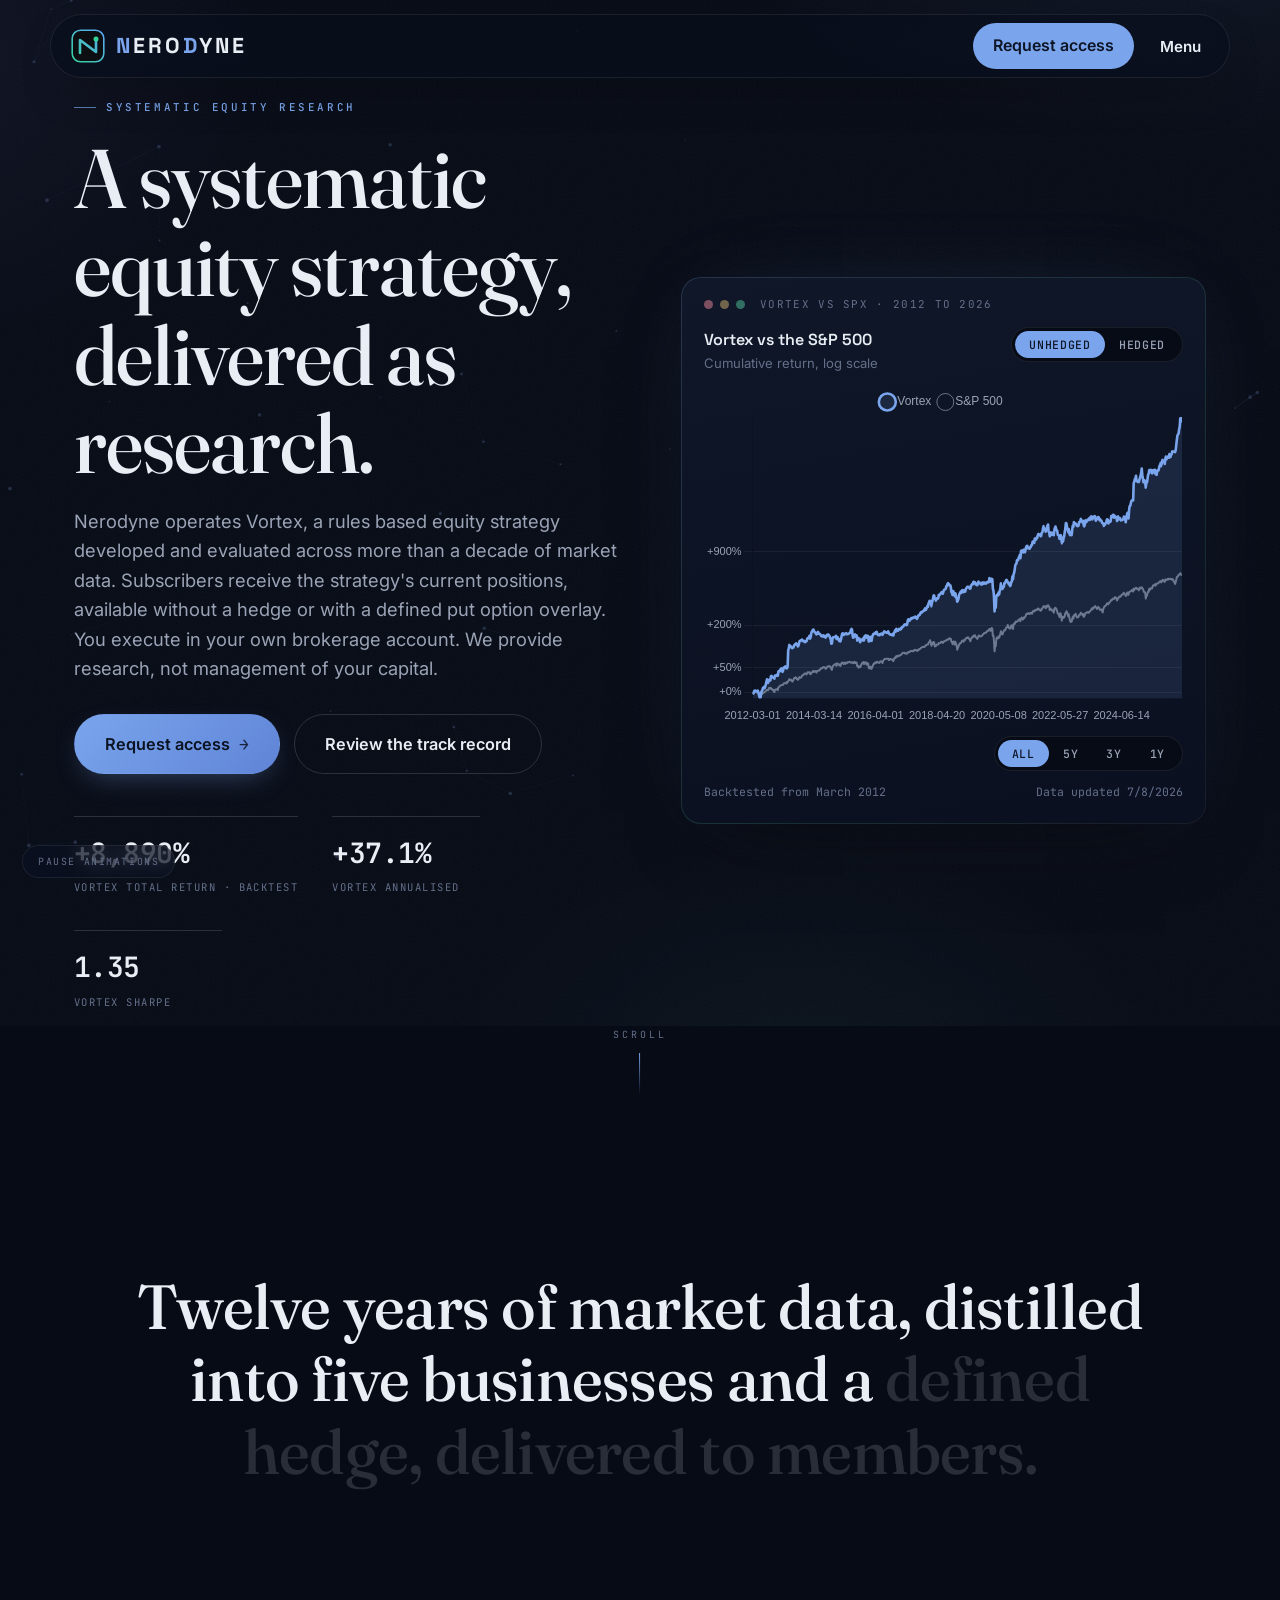
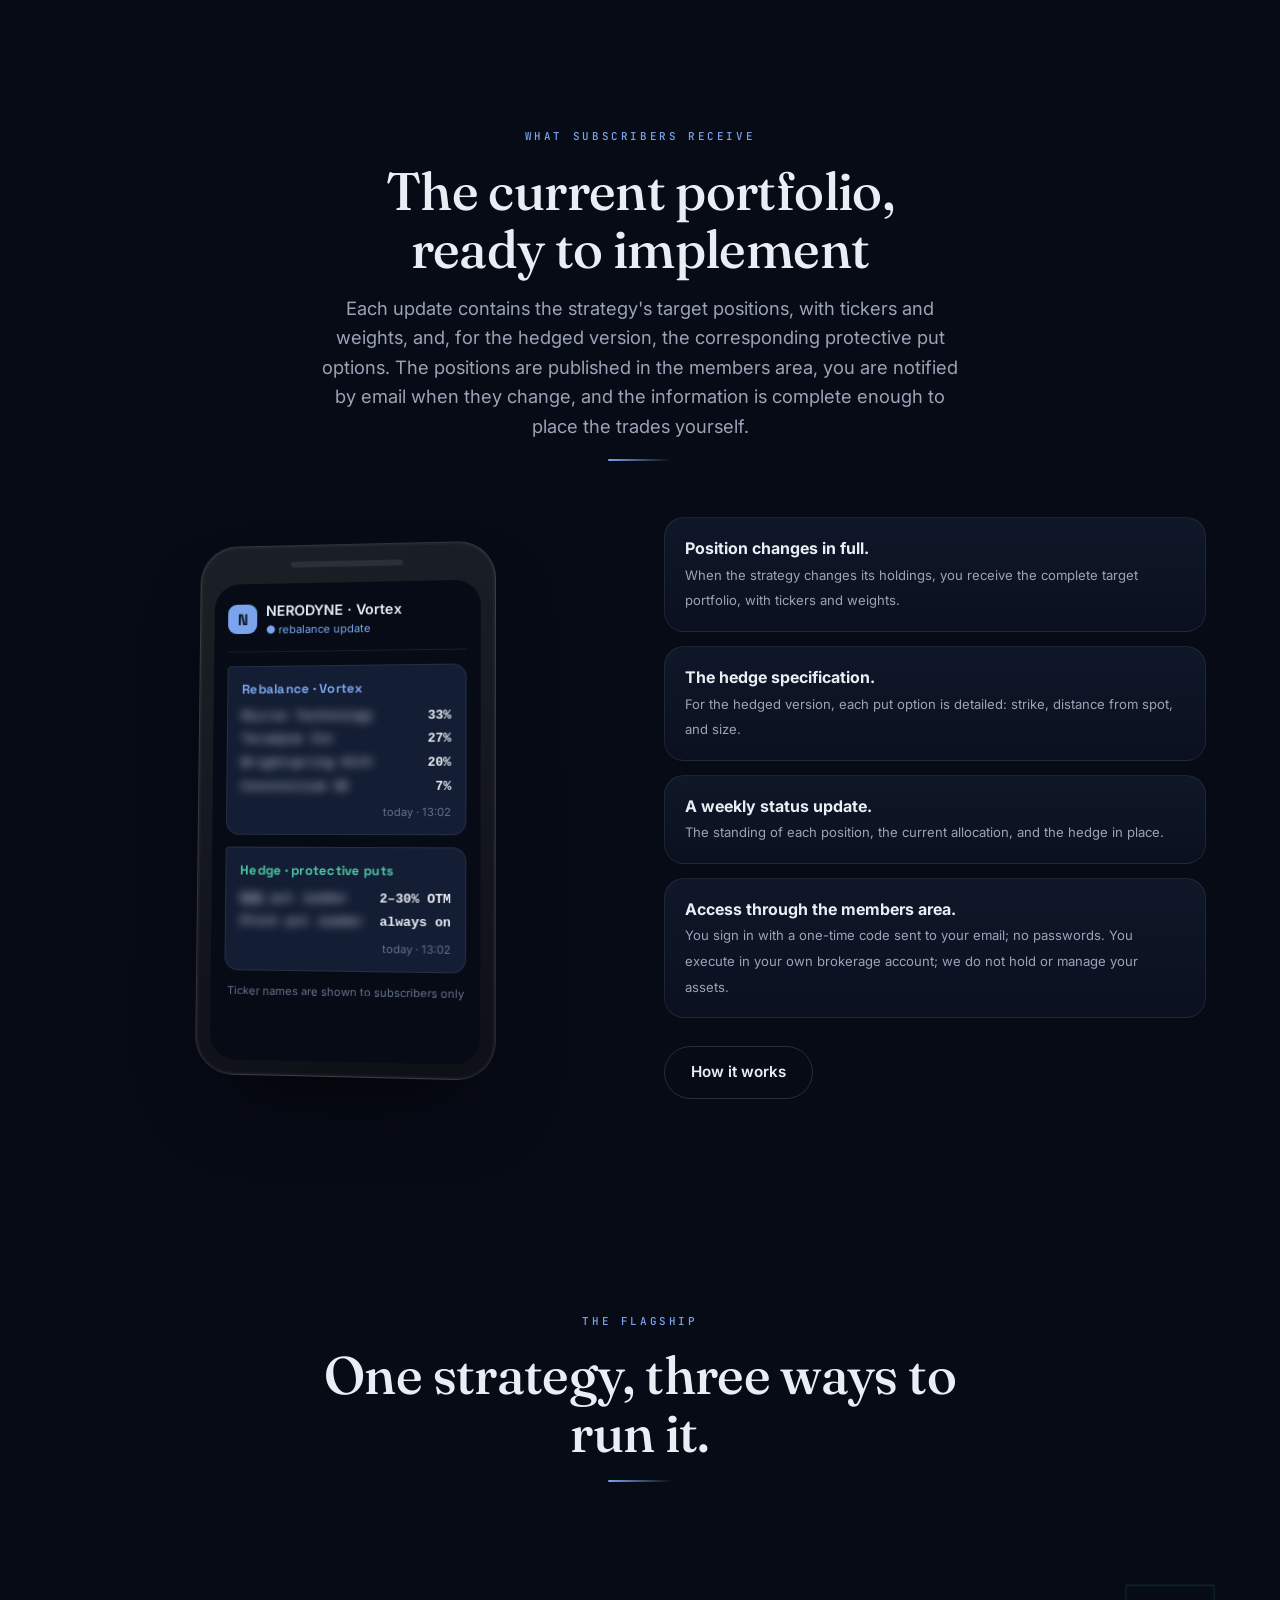
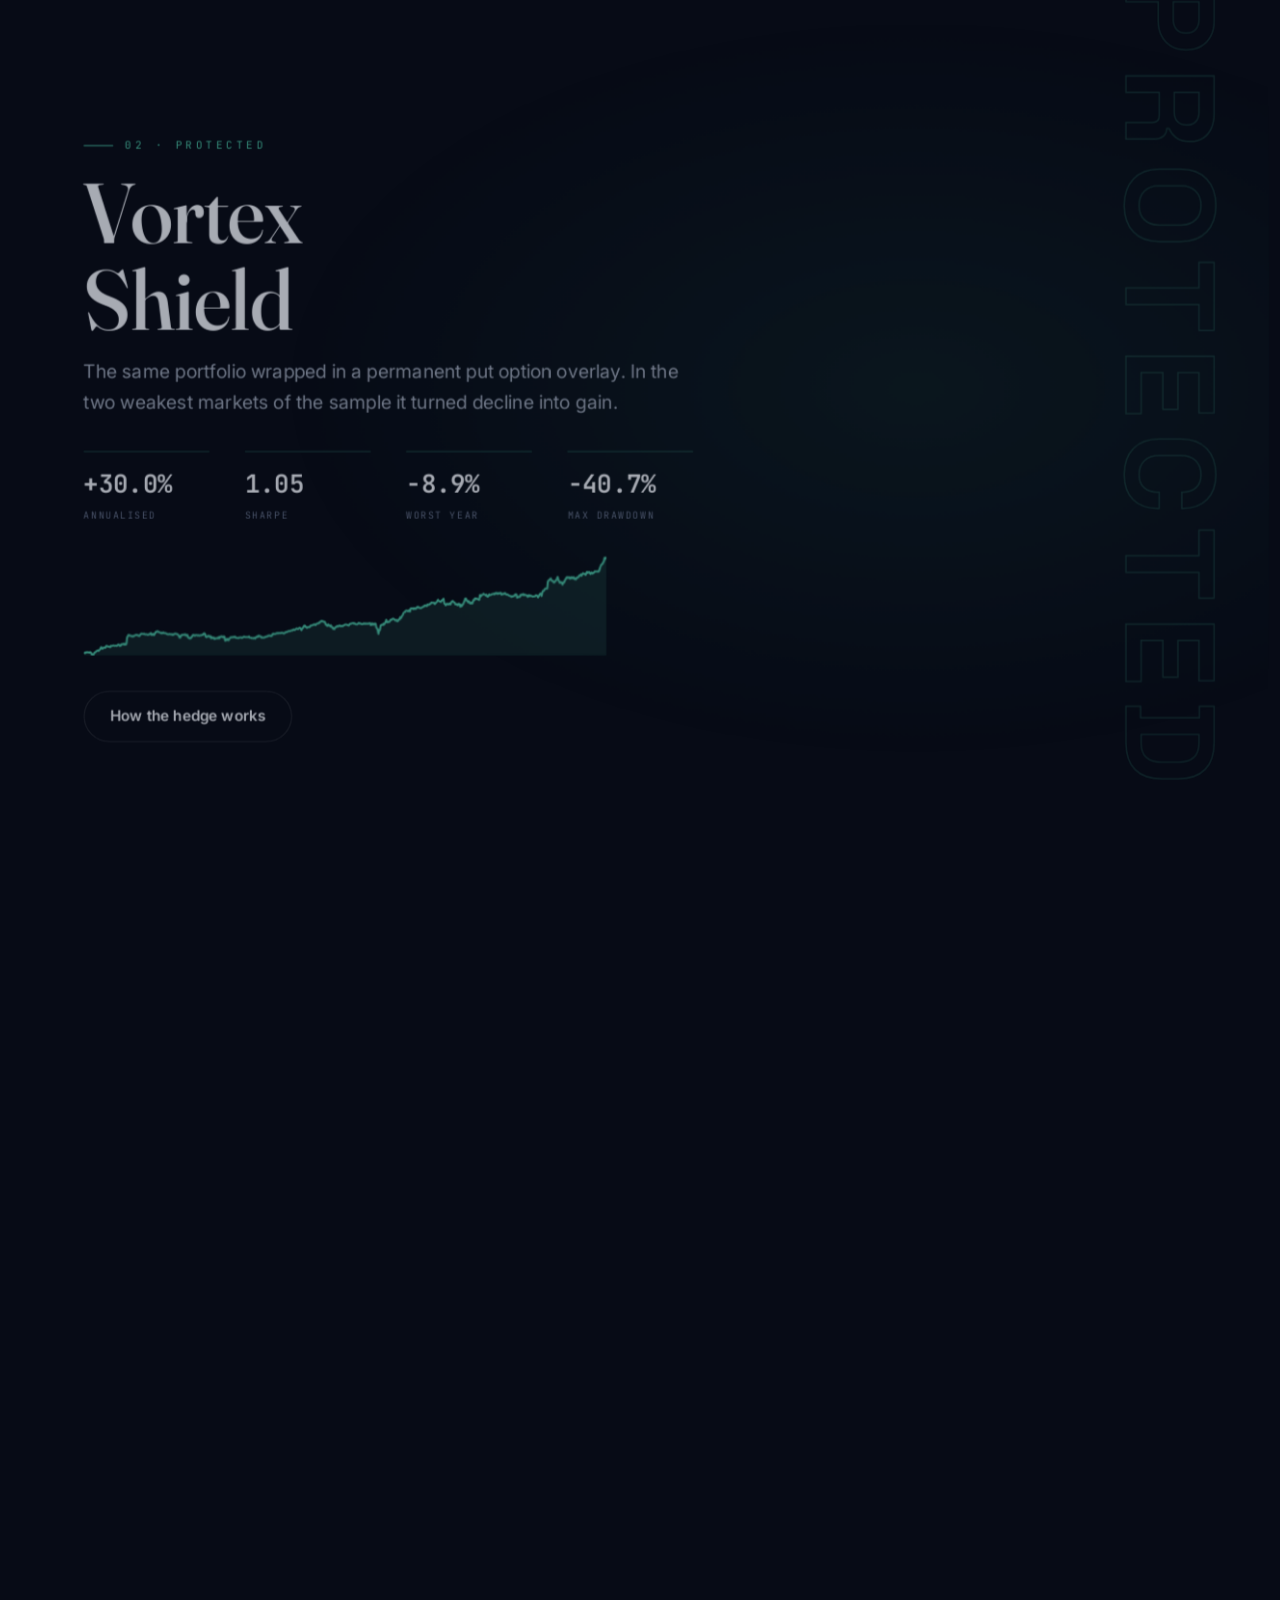
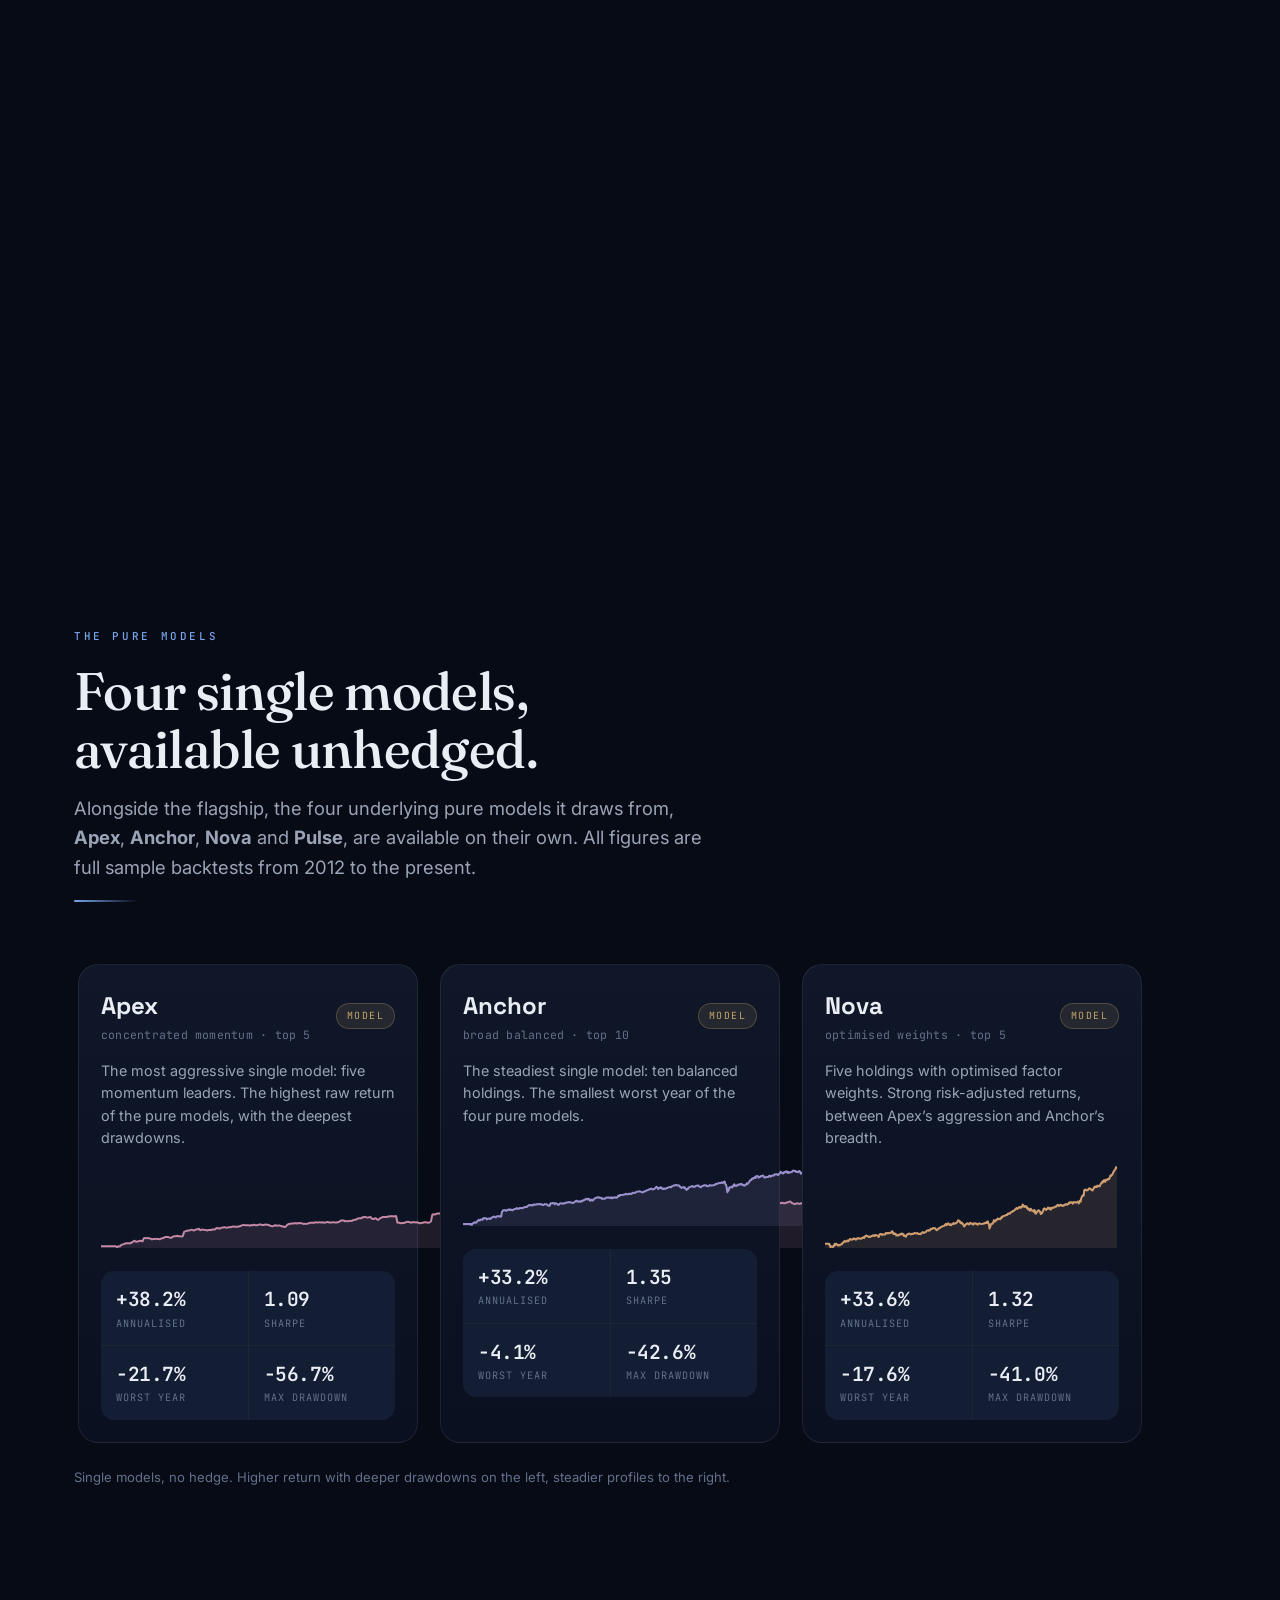
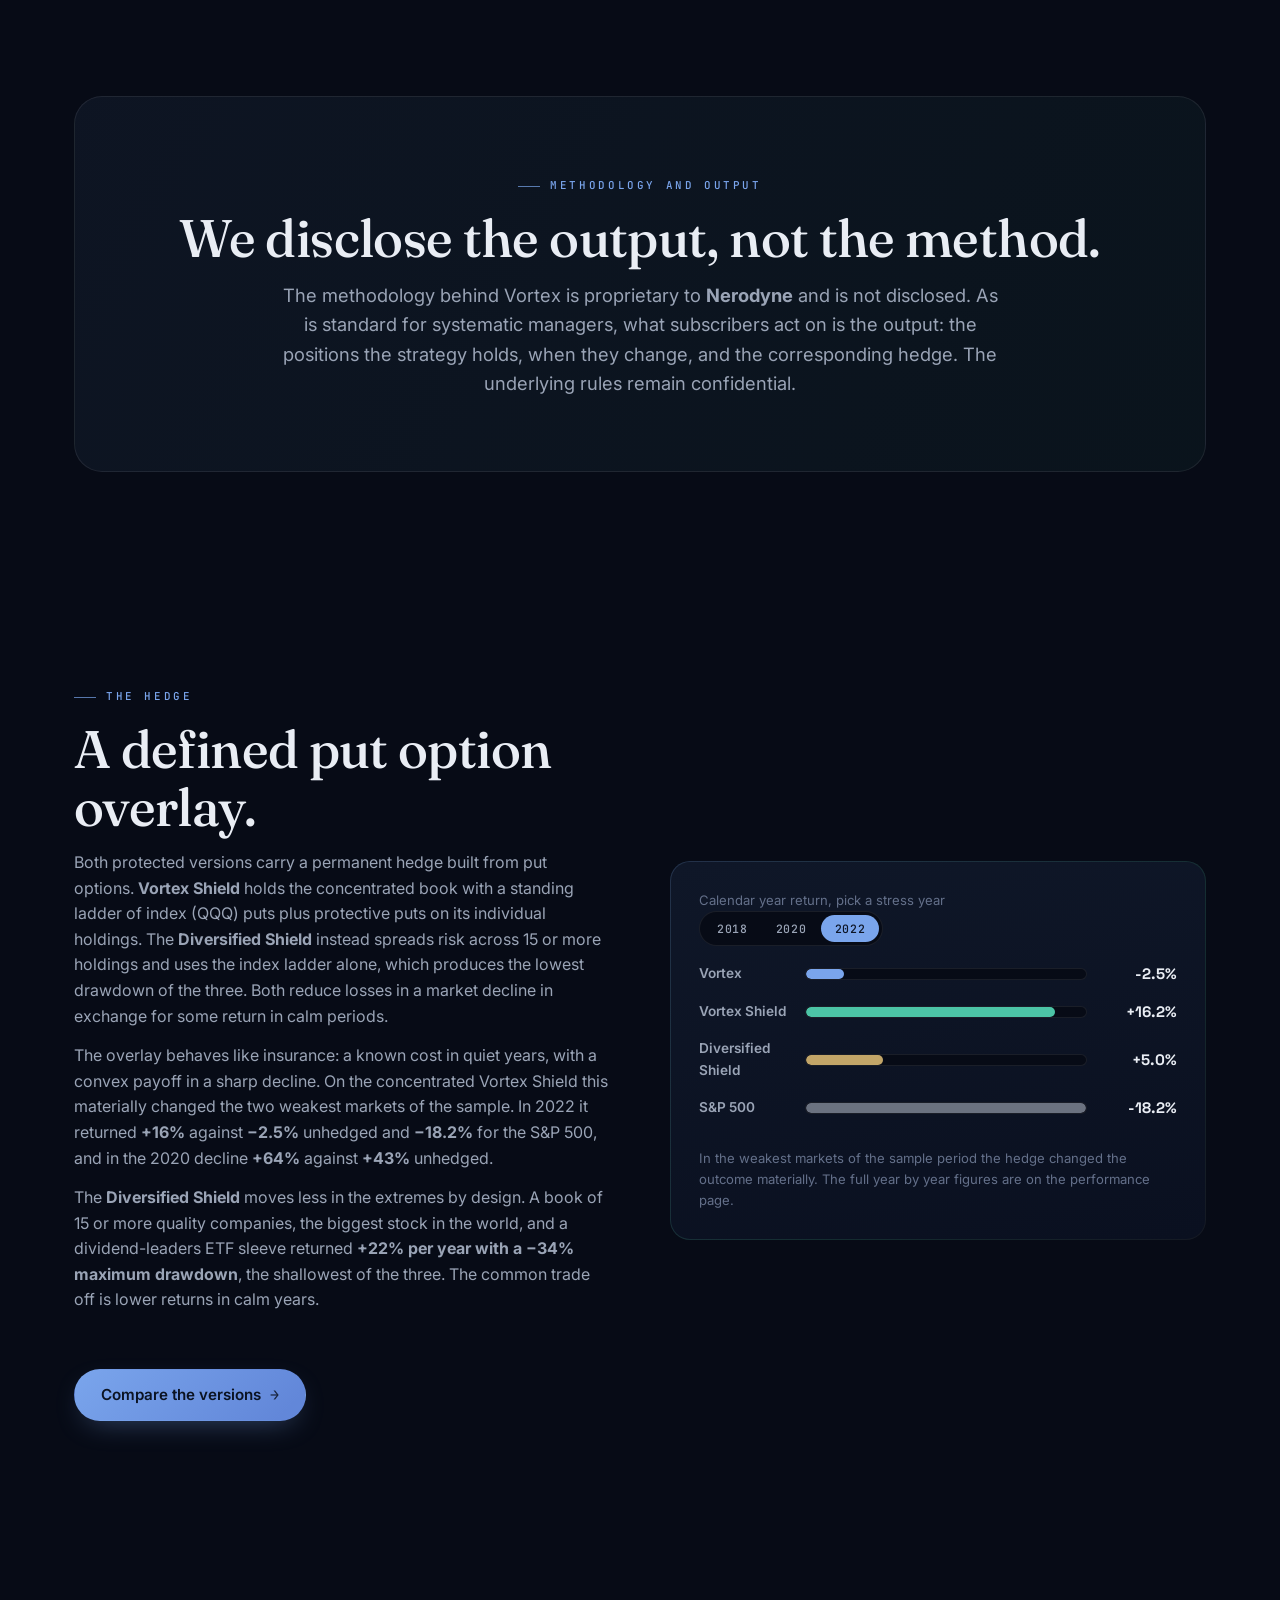
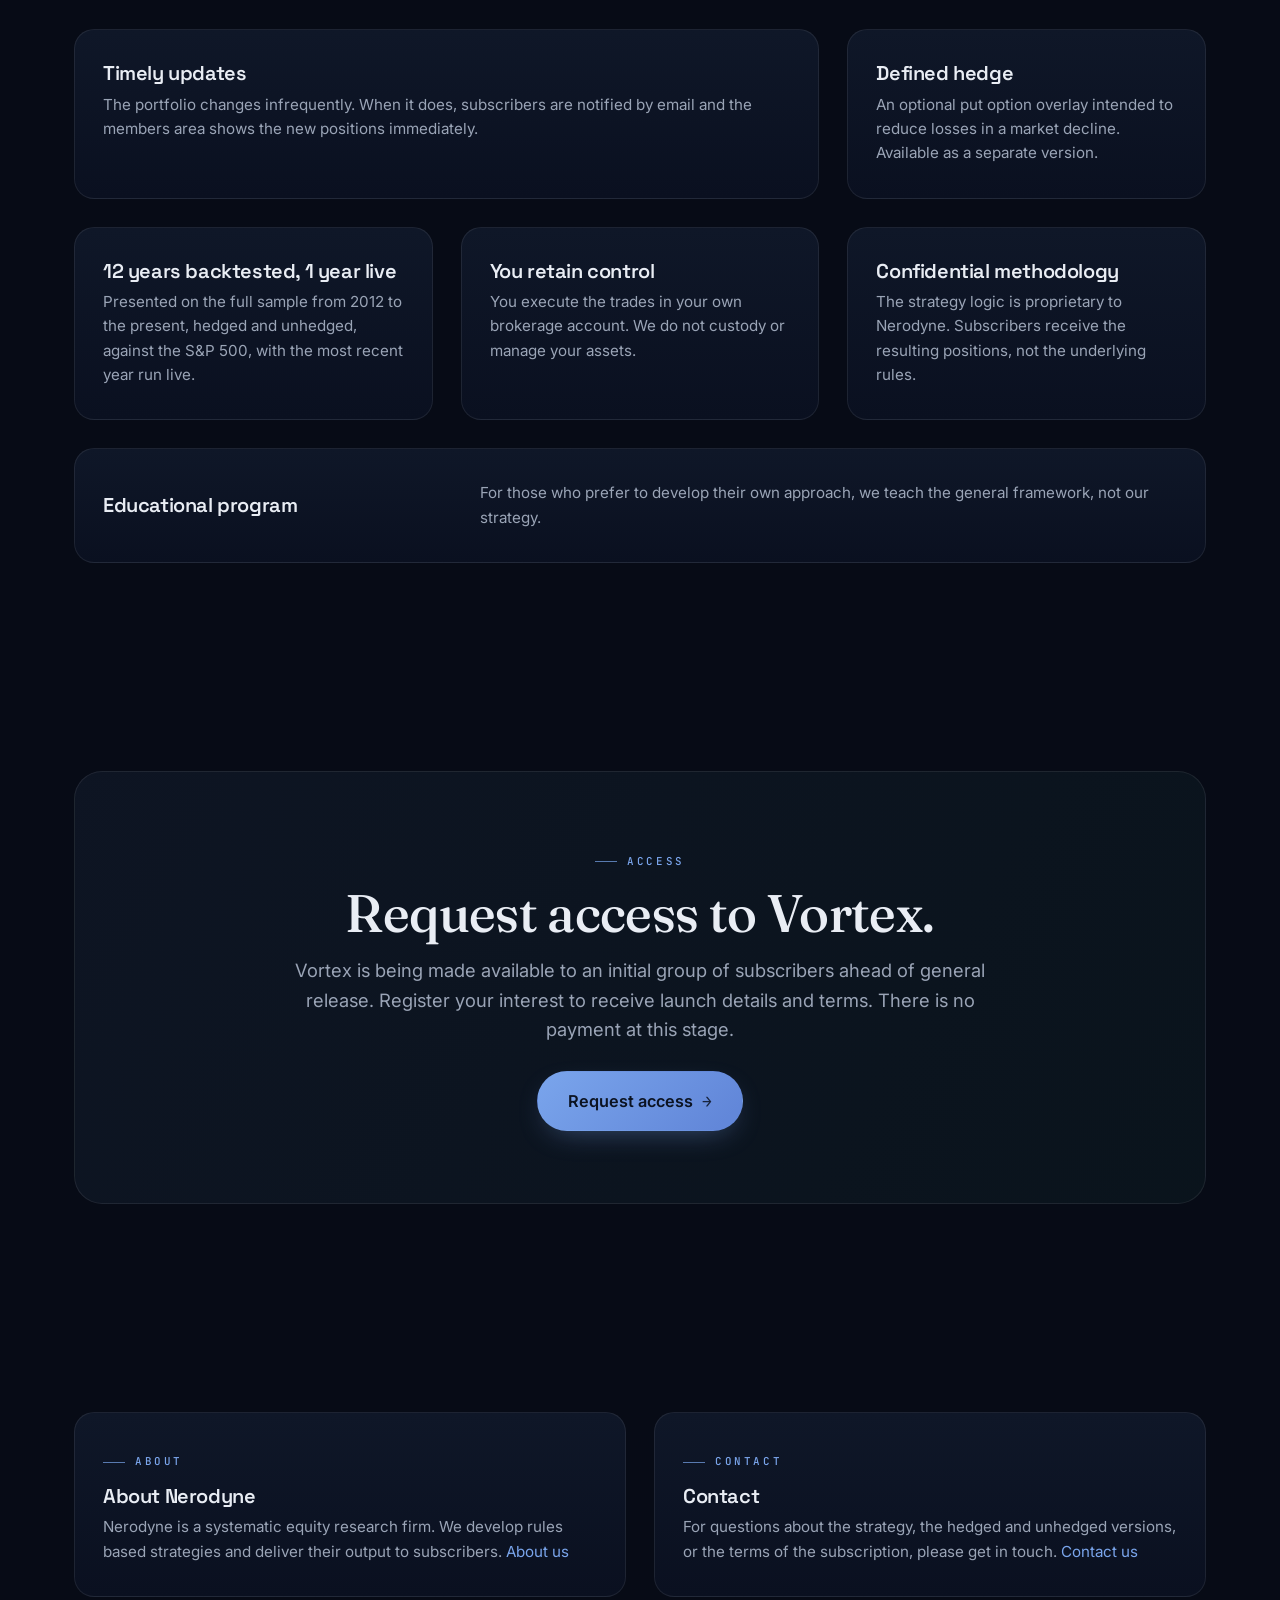
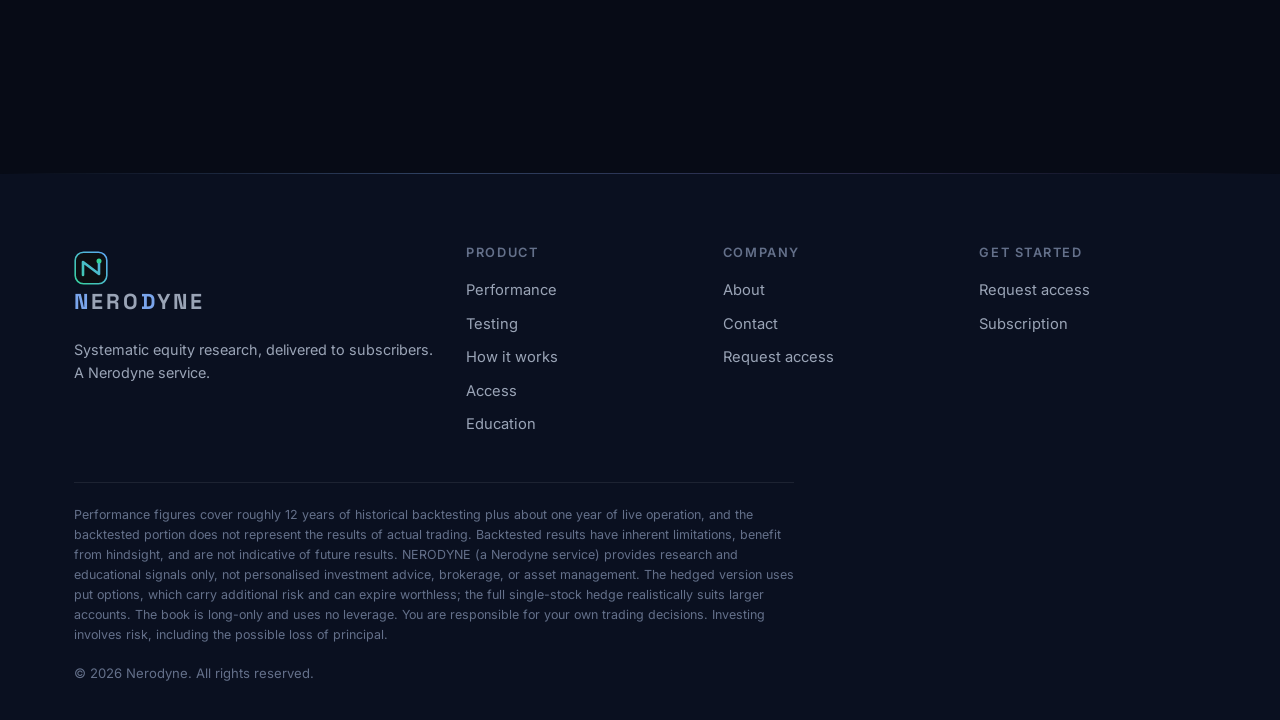
<file: index.html>
<!DOCTYPE html>
<html lang="en">
<head>
<meta charset="UTF-8">
<meta name="viewport" content="width=device-width, initial-scale=1.0">
<title>NERODYNE · Systematic equity research, delivered to members</title>
<meta name="description" content="NERODYNE runs systematic equity models built by Nerodyne: 12 years backtested and now one year live. Members see the current positions in a private members area and are notified by email when they change.">
<link rel="preconnect" href="https://fonts.googleapis.com">
<link href="https://fonts.googleapis.com/css2?family=Inter:wght@400;500;600&family=Space+Grotesk:wght@500;600;700&family=JetBrains+Mono:wght@400;500;600&family=Fraunces:opsz,wght@9..144,400;9..144,500;9..144,600&display=swap" rel="stylesheet">
<link rel="stylesheet" href="css/style-v8.css">
<link rel="icon" href="assets/logo.svg">
</head>
<body>

<!-- HEADER -->
<header class="site-header">
  <div class="container nav">
    <a class="logo" href="index.html">
      <img class="mark" src="assets/logo.svg" alt="">
      <span class="word"><b>N</b>ERO<b>D</b>YNE</span>
    </a>
    <button class="hamburger" aria-label="Menu">☰</button>
    <nav class="nav-links">
      <a href="performance.html">Performance</a>
      <a href="how-it-works.html">How it works</a><a href="testing.html">Testing</a>
      <a href="build-your-own.html">Build your own</a>
      <a href="about.html">About</a>
      <a href="contact.html">Contact</a><a href="positions.html">Members</a>
      <a href="signup.html" class="nav-cta">Request access</a>
    </nav>
  </div>
</header>

<!-- HERO -->
<section class="hero">
  <div class="scroll-cue">Scroll</div>
  <div class="hero-grid container">
    <div>
      <span class="eyebrow">Systematic equity research</span>
      <h1>A systematic equity strategy,<br><span class="gradient-text">delivered as research.</span></h1>
      <p class="lead">Nerodyne operates Vortex, a rules based equity strategy developed and evaluated across more than a decade of market data. Subscribers receive the strategy's current positions, available without a hedge or with a defined put option overlay. You execute in your own brokerage account. We provide research, not management of your capital.</p>
      <div class="hero-cta">
        <a href="signup.html" class="btn btn-primary btn-lg">Request access</a>
        <a href="performance.html" class="btn btn-ghost btn-lg">Review the track record</a>
      </div>
      <div class="hero-stats">
        <div class="stat"><div class="num up" id="hero-total">…</div><div class="lbl">Vortex total return · backtest</div></div>
        <div class="stat"><div class="num up" id="hero-ann">…</div><div class="lbl">Vortex annualised</div></div>
        <div class="stat"><div class="num" id="hero-sharpe">…</div><div class="lbl">Vortex Sharpe</div></div>
      </div>
    </div>
    <div class="panel chart-card glow">
      <div class="term-bar"><span></span><span></span><span></span><em>VORTEX vs SPX &middot; 2012 to 2026</em></div>
      <div class="chart-head">
        <div>
          <div class="t">Vortex vs the S&amp;P 500</div>
          <div class="note">Cumulative return, log scale</div>
        </div>
        <div class="toggle" id="heroToggle" style="font-size:.78rem;">
          <button class="active" data-v="unhedged">Unhedged</button>
          <button data-v="hedged">Hedged</button>
        </div>
      </div>
      <div class="chart-wrap"><canvas id="heroChart"></canvas></div>
      <div class="range-row">
        <div class="toggle" id="heroRange" style="font-size:.72rem;">
          <button class="active" data-r="all">All</button>
          <button data-r="5">5Y</button>
          <button data-r="3">3Y</button>
          <button data-r="1">1Y</button>
        </div>
      </div>
      <div class="chart-meta"><span>Backtested from March 2012</span><span>Data updated <span id="hero-updated">…</span></span></div>
    </div>
  </div>
</section>


<!-- STATEMENT -->
<section class="statement-sec container">
  <p class="statement">Twelve years of market data, distilled into five businesses and a defined hedge, delivered to members.</p>
</section>

<!-- WHAT YOU GET / HOW IT REACHES YOU -->
<section class="container">
  <div class="section-head center">
    <span class="eyebrow">What subscribers receive</span>
    <h2>The current portfolio, ready to implement</h2>
    <p class="lead" style="margin-inline:auto;">Each update contains the strategy's target positions, with tickers and weights, and, for the hedged version, the corresponding protective put options. The positions are published in the members area, you are notified by email when they change, and the information is complete enough to place the trades yourself.</p>
    <div class="kicker-line" style="margin-inline:auto;"></div>
  </div>
  <div class="grid-2" style="align-items:center;gap:48px;">
    <div class="phone-wrap reveal">
      <div class="phone">
        <div class="notch"></div>
        <div class="screen">
          <div class="app-top"><div class="av">N</div><div><div class="nm">NERODYNE · Vortex</div><div class="st">● rebalance update</div></div></div>
          <div class="bubble">
            <div class="bh">Rebalance · Vortex</div>
            <div class="row"><span class="locked"><span class="tk">Micron Technology</span></span><b>33%</b></div>
            <div class="row"><span class="locked"><span class="tk">Teradyne Inc</span></span><b>27%</b></div>
            <div class="row"><span class="locked"><span class="tk">Brightspring Hlth</span></span><b>20%</b></div>
            <div class="row"><span class="locked"><span class="tk">Constellium SE</span></span><b>7%</b></div>
            <div class="time">today · 13:02</div>
          </div>
          <div class="bubble b2" style="animation-delay:.18s">
            <div class="bh">Hedge · protective puts</div>
            <div class="row"><span class="locked"><span class="tk">QQQ put ladder</span></span><b>2–30% OTM</b></div>
            <div class="row"><span class="locked"><span class="tk">Stock put ladder</span></span><b>always on</b></div>
            <div class="time">today · 13:02</div>
          </div>
          <p class="note" style="text-align:center;font-size:.7rem;margin-top:6px;">Ticker names are shown to subscribers only</p>
        </div>
      </div>
    </div>
    <div>
      <ul style="list-style:none;display:grid;gap:14px;">
        <li class="panel feature reveal" data-d="1" style="padding:18px 20px;"><b style="color:var(--text)">Position changes in full.</b><br><span class="note" style="color:var(--muted)">When the strategy changes its holdings, you receive the complete target portfolio, with tickers and weights.</span></li>
        <li class="panel feature reveal" data-d="2" style="padding:18px 20px;"><b style="color:var(--text)">The hedge specification.</b><br><span class="note" style="color:var(--muted)">For the hedged version, each put option is detailed: strike, distance from spot, and size.</span></li>
        <li class="panel feature reveal" data-d="3" style="padding:18px 20px;"><b style="color:var(--text)">A weekly status update.</b><br><span class="note" style="color:var(--muted)">The standing of each position, the current allocation, and the hedge in place.</span></li>
        <li class="panel feature reveal" data-d="4" style="padding:18px 20px;"><b style="color:var(--text)">Access through the members area.</b><br><span class="note" style="color:var(--muted)">You sign in with a one-time code sent to your email; no passwords. You execute in your own brokerage account; we do not hold or manage your assets.</span></li>
      </ul>
      <a href="how-it-works.html" class="btn btn-ghost mt-m">How it works</a>
    </div>
  </div>
</section>

<!-- THE MODEL JOURNEY -->
<section class="container" style="padding-bottom:0;">
  <div class="section-head center">
    <span class="eyebrow">The flagship</span>
    <h2>One strategy, three ways to run it.</h2>
    <div class="kicker-line" style="margin-inline:auto;"></div>
  </div>
</section>

<div class="zoom-track" id="zoomTrack">
<div class="zoom-stage">
<section class="scene chapter" data-ch="vortex">
  <div class="ch-num">Growth</div>
  <div class="container ch-inner">
    <span class="ch-idx">01 &middot; The flagship</span>
    <h2 class="ch-title">Vortex</h2>
    <p class="ch-line">Five distinct businesses, selected from six internal models and verified for growing revenue. The strategy at full strength.</p>
    <div class="ch-stats" id="chstats-vortex"></div>
    <div class="ch-spark"><canvas id="chspark-vortex"></canvas></div>
    <div class="ch-cta"><a href="performance.html" class="btn btn-ghost">The track record</a></div>
  </div>
</section>

<section class="scene chapter" data-ch="shield">
  <div class="ch-num">Protected</div>
  <div class="container ch-inner">
    <span class="ch-idx">02 &middot; Protected</span>
    <h2 class="ch-title">Vortex<br>Shield</h2>
    <p class="ch-line">The same portfolio wrapped in a permanent put option overlay. In the two weakest markets of the sample it turned decline into gain.</p>
    <div class="ch-stats" id="chstats-shield"></div>
    <div class="ch-spark"><canvas id="chspark-shield"></canvas></div>
    <div class="ch-cta"><a href="how-it-works.html" class="btn btn-ghost">How the hedge works</a></div>
  </div>
</section>

<section class="scene chapter" data-ch="diversified">
  <div class="ch-num">Steady</div>
  <div class="container ch-inner">
    <span class="ch-idx">03 &middot; Steady</span>
    <h2 class="ch-title">Diversified<br>Shield</h2>
    <p class="ch-line">A broader book of quality companies, the largest stock in the world, a dividend ETF sleeve, and an index hedge. The shallowest drawdowns of the lineup.</p>
    <div class="ch-stats" id="chstats-diversified"></div>
    <div class="ch-spark"><canvas id="chspark-diversified"></canvas></div>
    <div class="ch-cta"><a href="testing.html" class="btn btn-ghost">How it is tested</a></div>
  </div>
</section>
</div>
</div>

<!-- MODELS -->
<section class="container">
  <div class="section-head">
    <span class="eyebrow">The pure models</span>
    <h2>Four single models, available unhedged.</h2>
    <p class="lead">Alongside the flagship, the four underlying pure models it draws from, <b>Apex</b>, <b>Anchor</b>, <b>Nova</b> and <b>Pulse</b>, are available on their own. All figures are full sample backtests from 2012 to the present.</p>
    <div class="kicker-line"></div>
  </div>
  <div class="models-scroller" id="modelScroller"></div>
  <p class="note">Single models, no hedge. Higher return with deeper drawdowns on the left, steadier profiles to the right.</p>
</section>

<!-- THE MODEL IS OURS, THE SIGNALS ARE YOURS -->
<section class="container">
  <div class="cta-band reveal">
    <span class="eyebrow">Methodology and output</span>
    <h2 class="mt-s">We disclose the output, not the method.</h2>
    <p class="lead" style="margin:14px auto 0;">The methodology behind Vortex is proprietary to <b>Nerodyne</b> and is not disclosed. As is standard for systematic managers, what subscribers act on is the output: the positions the strategy holds, when they change, and the corresponding hedge. The underlying rules remain confidential.</p>
  </div>
</section>

<!-- THE HEDGE, EXPLAINED -->
<section class="container">
  <div class="grid-2" style="gap:60px;align-items:center;">
    <div>
      <span class="eyebrow">The hedge</span>
      <h2 class="mt-s">A defined put option overlay.</h2>
      <p class="mt-s">Both protected versions carry a permanent hedge built from put options. <b>Vortex Shield</b> holds the concentrated book with a standing ladder of index (QQQ) puts plus protective puts on its individual holdings. The <b>Diversified Shield</b> instead spreads risk across 15 or more holdings and uses the index ladder alone, which produces the lowest drawdown of the three. Both reduce losses in a market decline in exchange for some return in calm periods.</p>
      <p class="mt-s">The overlay behaves like insurance: a known cost in quiet years, with a convex payoff in a sharp decline. On the concentrated Vortex Shield this materially changed the two weakest markets of the sample. In 2022 it returned <b>+16%</b> against <b>−2.5%</b> unhedged and <b>−18.2%</b> for the S&amp;P 500, and in the 2020 decline <b>+64%</b> against <b>+43%</b> unhedged.</p>
      <p class="mt-s">The <b>Diversified Shield</b> moves less in the extremes by design. A book of 15 or more quality companies, the biggest stock in the world, and a dividend-leaders ETF sleeve returned <b>+22% per year with a −34% maximum drawdown</b>, the shallowest of the three. The common trade off is lower returns in calm years.</p>
      <a href="performance.html" class="btn btn-primary mt-l">Compare the versions</a>
    </div>
    <div class="panel glow reveal" style="padding:28px;">
      <div class="chart-head" style="margin-bottom:16px;flex-wrap:wrap;gap:10px;">
        <div class="note">Calendar year return, pick a stress year</div>
        <div class="toggle" id="bearPick" style="font-size:.72rem;">
          <button data-y="2018">2018</button>
          <button data-y="2020">2020</button>
          <button class="active" data-y="2022">2022</button>
        </div>
      </div>
      <div class="bars" id="bearBars"></div>
      <p class="note mt-m">In the weakest markets of the sample period the hedge changed the outcome materially. The full year by year figures are on the performance page.</p>
    </div>
  </div>
</section>

<!-- FEATURES -->
<section class="container">
  <div class="grid-3 bento">
    <div class="panel feature reveal" data-d="1"><h3>Timely updates</h3><p>The portfolio changes infrequently. When it does, subscribers are notified by email and the members area shows the new positions immediately.</p></div>
    <div class="panel feature reveal" data-d="2"><h3>Defined hedge</h3><p>An optional put option overlay intended to reduce losses in a market decline. Available as a separate version.</p></div>
    <div class="panel feature reveal" data-d="3"><h3>12 years backtested, 1 year live</h3><p>Presented on the full sample from 2012 to the present, hedged and unhedged, against the S&amp;P 500, with the most recent year run live.</p></div>
    <div class="panel feature reveal" data-d="1"><h3>You retain control</h3><p>You execute the trades in your own brokerage account. We do not custody or manage your assets.</p></div>
    <div class="panel feature reveal" data-d="2"><h3>Confidential methodology</h3><p>The strategy logic is proprietary to Nerodyne. Subscribers receive the resulting positions, not the underlying rules.</p></div>
    <div class="panel feature reveal" data-d="3"><h3>Educational program</h3><p>For those who prefer to develop their own approach, we teach the general framework, not our strategy.</p></div>
  </div>
</section>

<!-- EARLY ACCESS TEASER -->
<section class="container">
  <div class="cta-band reveal">
    <span class="eyebrow">Access</span>
    <h2 class="mt-s">Request access to Vortex.</h2>
    <p class="lead" style="margin:14px auto 26px;">Vortex is being made available to an initial group of subscribers ahead of general release. Register your interest to receive launch details and terms. There is no payment at this stage.</p>
    <div style="display:flex;gap:12px;flex-wrap:wrap;justify-content:center;">
      <a href="signup.html" class="btn btn-primary btn-lg">Request access</a>
    </div>
  </div>
</section>

<!-- ABOUT + CONTACT teaser -->
<section class="container">
  <div class="grid-2">
    <div class="panel feature reveal" data-d="1">
      <span class="eyebrow">About</span>
      <h3 class="mt-s">About Nerodyne</h3>
      <p>Nerodyne is a systematic equity research firm. We develop rules based strategies and deliver their output to subscribers. <a href="about.html" style="color:var(--accent)">About us</a></p>
    </div>
    <div class="panel feature reveal" data-d="2">
      <span class="eyebrow">Contact</span>
      <h3 class="mt-s">Contact</h3>
      <p>For questions about the strategy, the hedged and unhedged versions, or the terms of the subscription, please get in touch. <a href="contact.html" style="color:var(--accent)">Contact us</a></p>
    </div>
  </div>
</section>

<!-- FOOTER -->
<footer class="site-footer">
  <div class="container">
    <div class="footer-grid">
      <div>
        <a class="logo" href="index.html"><img class="mark" src="assets/logo.svg" alt=""><span class="word"><b>N</b>ERO<b>D</b>YNE</span></a>
        <p class="mt-s" style="font-size:.9rem;">Systematic equity research, delivered to subscribers. A Nerodyne service.</p>
      </div>
      <div><h4>Product</h4><a href="performance.html">Performance</a><a href="testing.html">Testing</a><a href="how-it-works.html">How it works</a><a href="pricing.html">Access</a><a href="build-your-own.html">Education</a></div>
      <div><h4>Company</h4><a href="about.html">About</a><a href="contact.html">Contact</a><a href="signup.html">Request access</a></div>
      <div><h4>Get started</h4><a href="signup.html">Request access</a><a href="pricing.html">Subscription</a></div>
    </div>
    <p class="disclaimer">Performance figures cover roughly 12 years of historical backtesting plus about one year of live operation, and the backtested portion does not represent the results of actual trading. Backtested results have inherent limitations, benefit from hindsight, and are not indicative of future results. NERODYNE (a Nerodyne service) provides research and educational signals only, not personalised investment advice, brokerage, or asset management. The hedged version uses put options, which carry additional risk and can expire worthless; the full single-stock hedge realistically suits larger accounts. The book is long-only and uses no leverage. You are responsible for your own trading decisions. Investing involves risk, including the possible loss of principal.</p>
    <p class="copyright">© <span data-year></span> Nerodyne. All rights reserved.</p>
  </div>
</footer>

<script src="js/chart.umd.min.js"></script>
<script src="data/performance.js"></script>
<script src="js/charts-v7.js"></script>
<script src="js/main-v7.js"></script>
<script>NERODYNE.hero('heroChart','heroToggle'); NERODYNE.journey(); NERODYNE.modelCards('modelScroller','pure'); NERODYNE.bearBars('bearBars','bearPick');</script>
</body>
</html>
</file>
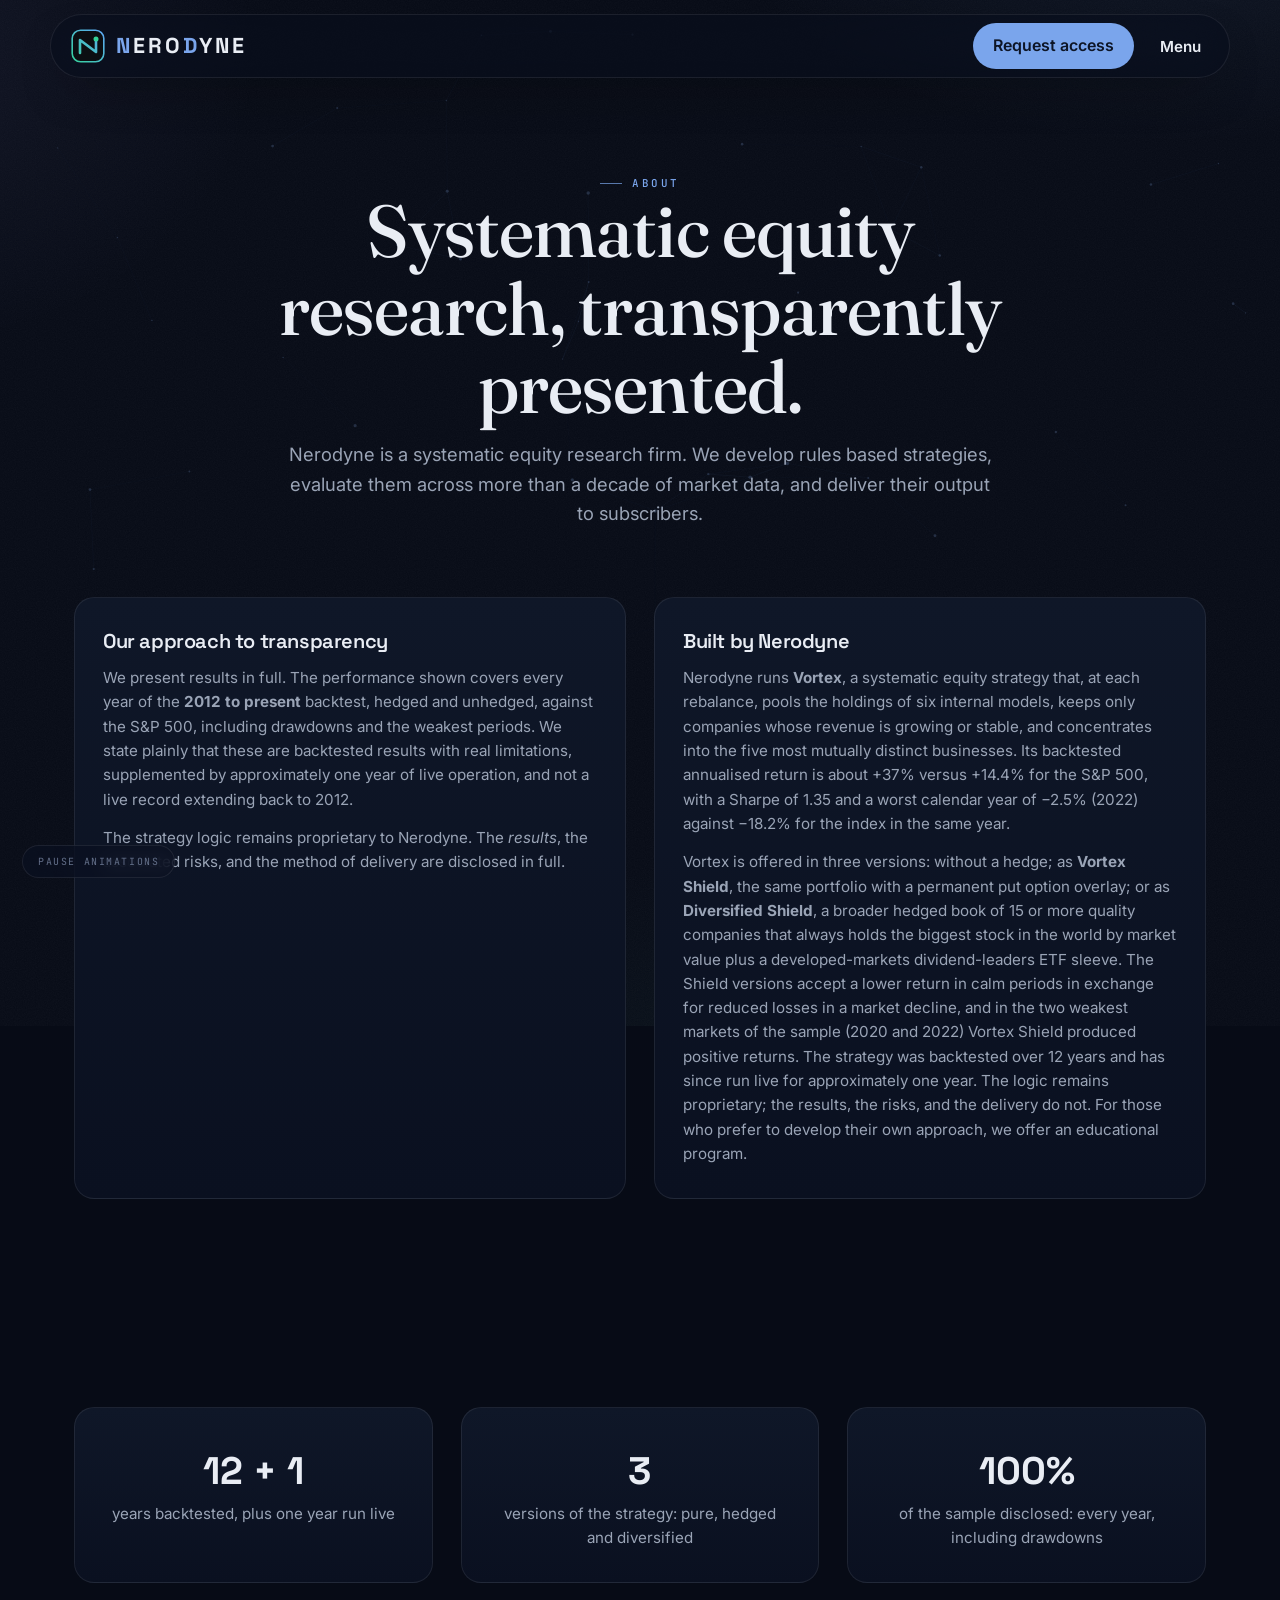
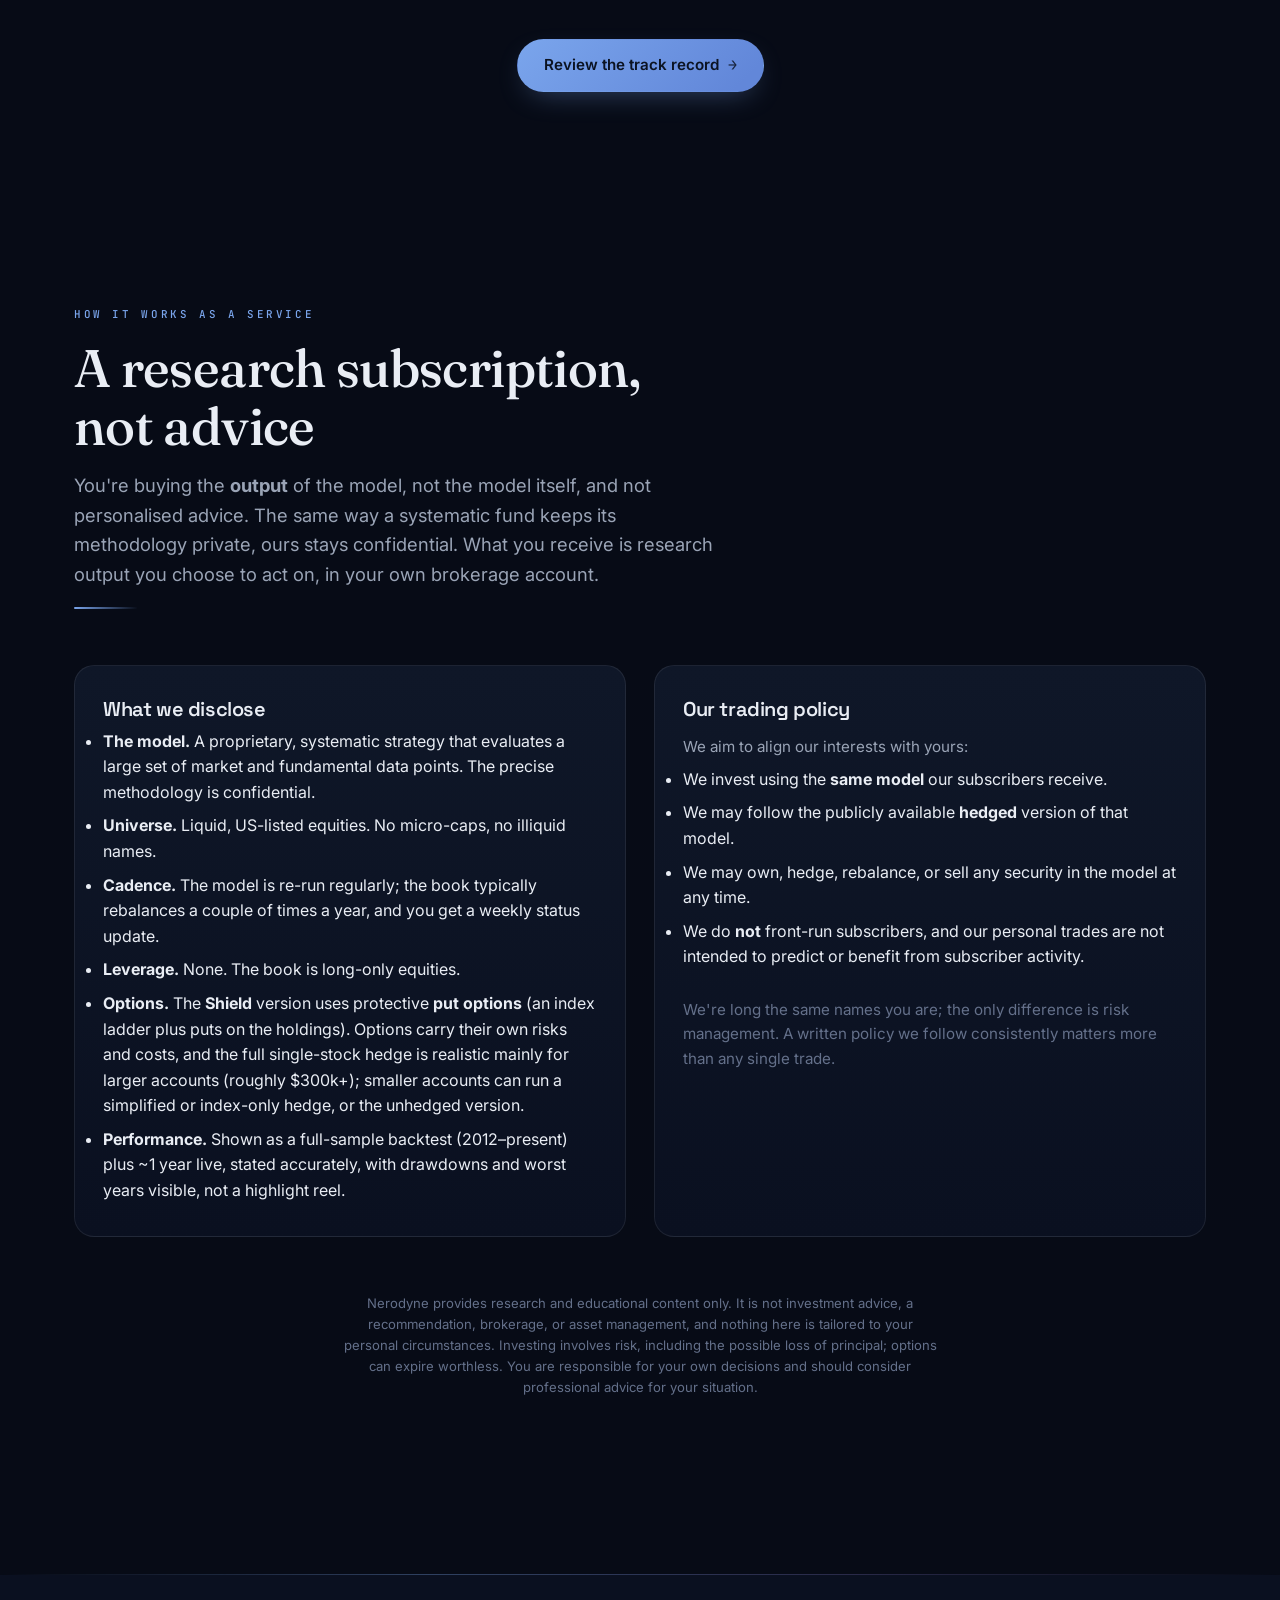
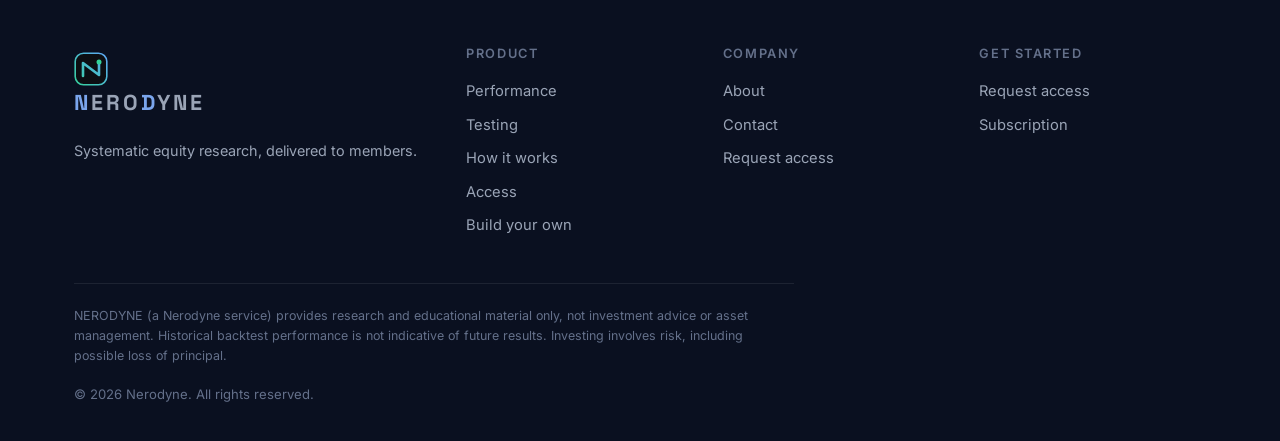
<file: about.html>
<!DOCTYPE html>
<html lang="en">
<head>
<meta charset="UTF-8">
<meta name="viewport" content="width=device-width, initial-scale=1.0">
<title>About · NERODYNE</title>
<link rel="preconnect" href="https://fonts.googleapis.com">
<link href="https://fonts.googleapis.com/css2?family=Inter:wght@400;500;600&family=Space+Grotesk:wght@500;600;700&family=JetBrains+Mono:wght@400;500;600&family=Fraunces:opsz,wght@9..144,400;9..144,500;9..144,600&display=swap" rel="stylesheet">
<link rel="stylesheet" href="css/style-v8.css">
<link rel="icon" href="assets/logo.svg">
</head>
<body>
<header class="site-header">
  <div class="container nav">
    <a class="logo" href="index.html"><img class="mark" src="assets/logo.svg" alt=""><span class="word"><b>N</b>ERO<b>D</b>YNE</span></a>
    <button class="hamburger" aria-label="Menu">☰</button>
    <nav class="nav-links">
      <a href="performance.html">Performance</a><a href="how-it-works.html">How it works</a><a href="testing.html">Testing</a>
      <a href="build-your-own.html">Build your own</a><a href="about.html">About</a>
      <a href="contact.html">Contact</a><a href="positions.html">Members</a>
      <a href="signup.html" class="nav-cta">Request access</a>
    </nav>
  </div>
</header>

<section class="page-hero container">
  <span class="eyebrow">About</span>
  <h1>Systematic equity research, <span class="gradient-text">transparently presented.</span></h1>
  <p class="lead">Nerodyne is a systematic equity research firm. We develop rules based strategies, evaluate them across more than a decade of market data, and deliver their output to subscribers.</p>
</section>

<section class="container" style="padding-top:24px;">
  <div class="grid-2">
    <div class="panel feature reveal">
      <h3>Our approach to transparency</h3>
      <p class="mt-s">We present results in full. The performance shown covers every year of the <b>2012 to present</b> backtest, hedged and unhedged, against the S&amp;P 500, including drawdowns and the weakest periods. We state plainly that these are backtested results with real limitations, supplemented by approximately one year of live operation, and not a live record extending back to 2012.</p>
      <p class="mt-s">The strategy logic remains proprietary to Nerodyne. The <i>results</i>, the associated risks, and the method of delivery are disclosed in full.</p>
    </div>
    <div class="panel feature reveal">
      <h3>Built by Nerodyne</h3>
      <p class="mt-s">Nerodyne runs <b>Vortex</b>, a systematic equity strategy that, at each rebalance, pools the holdings of six internal models, keeps only companies whose revenue is growing or stable, and concentrates into the five most mutually distinct businesses. Its backtested annualised return is about +37% versus +14.4% for the S&amp;P 500, with a Sharpe of 1.35 and a worst calendar year of −2.5% (2022) against −18.2% for the index in the same year.</p>
      <p class="mt-s">Vortex is offered in three versions: without a hedge; as <b>Vortex Shield</b>, the same portfolio with a permanent put option overlay; or as <b>Diversified Shield</b>, a broader hedged book of 15 or more quality companies that always holds the biggest stock in the world by market value plus a developed-markets dividend-leaders ETF sleeve. The Shield versions accept a lower return in calm periods in exchange for reduced losses in a market decline, and in the two weakest markets of the sample (2020 and 2022) Vortex Shield produced positive returns. The strategy was backtested over 12 years and has since run live for approximately one year. The logic remains proprietary; the results, the risks, and the delivery do not. For those who prefer to develop their own approach, we offer an educational program.</p>
    </div>
  </div>
</section>

<section class="container">
  <div class="grid-3">
    <div class="panel feature reveal center"><div class="num gradient-text" style="font-family:var(--display);font-size:2.4rem;font-weight:700;">12 + 1</div><p>years backtested, plus one year run live</p></div>
    <div class="panel feature reveal center"><div class="num gradient-text" style="font-family:var(--display);font-size:2.4rem;font-weight:700;">3</div><p>versions of the strategy: pure, hedged and diversified</p></div>
    <div class="panel feature reveal center"><div class="num gradient-text" style="font-family:var(--display);font-size:2.4rem;font-weight:700;">100%</div><p>of the sample disclosed: every year, including drawdowns</p></div>
  </div>
  <div class="center mt-l"><a href="performance.html" class="btn btn-primary">Review the track record</a></div>
</section>

<!-- WHAT THIS IS -->
<section class="container">
  <div class="section-head"><span class="eyebrow">How it works as a service</span><h2>A research subscription, not advice</h2>
    <p class="lead">You're buying the <b>output</b> of the model, not the model itself, and not personalised advice. The same way a systematic fund keeps its methodology private, ours stays confidential. What you receive is research output you choose to act on, in your own brokerage account.</p>
    <div class="kicker-line"></div>
  </div>
  <div class="grid-2">
    <div class="panel feature reveal">
      <h3>What we disclose</h3>
      <ul style="margin-top:8px;display:grid;gap:8px;">
        <li><b style="color:var(--text)">The model.</b> A proprietary, systematic strategy that evaluates a large set of market and fundamental data points. The precise methodology is confidential.</li>
        <li><b style="color:var(--text)">Universe.</b> Liquid, US-listed equities. No micro-caps, no illiquid names.</li>
        <li><b style="color:var(--text)">Cadence.</b> The model is re-run regularly; the book typically rebalances a couple of times a year, and you get a weekly status update.</li>
        <li><b style="color:var(--text)">Leverage.</b> None. The book is long-only equities.</li>
        <li><b style="color:var(--text)">Options.</b> The <b>Shield</b> version uses protective <b>put options</b> (an index ladder plus puts on the holdings). Options carry their own risks and costs, and the full single-stock hedge is realistic mainly for larger accounts (roughly $300k+); smaller accounts can run a simplified or index-only hedge, or the unhedged version.</li>
        <li><b style="color:var(--text)">Performance.</b> Shown as a full-sample backtest (2012–present) plus ~1 year live, stated accurately, with drawdowns and worst years visible, not a highlight reel.</li>
      </ul>
    </div>
    <div class="panel feature reveal">
      <h3>Our trading policy</h3>
      <p class="mt-s">We aim to align our interests with yours:</p>
      <ul style="margin-top:8px;display:grid;gap:8px;">
        <li>We invest using the <b>same model</b> our subscribers receive.</li>
        <li>We may follow the publicly available <b>hedged</b> version of that model.</li>
        <li>We may own, hedge, rebalance, or sell any security in the model at any time.</li>
        <li>We do <b>not</b> front-run subscribers, and our personal trades are not intended to predict or benefit from subscriber activity.</li>
      </ul>
      <p class="note mt-m">We're long the same names you are; the only difference is risk management. A written policy we follow consistently matters more than any single trade.</p>
    </div>
  </div>
  <p class="note center mt-l" style="max-width:75ch;margin-inline:auto;">Nerodyne provides research and educational content only. It is not investment advice, a recommendation, brokerage, or asset management, and nothing here is tailored to your personal circumstances. Investing involves risk, including the possible loss of principal; options can expire worthless. You are responsible for your own decisions and should consider professional advice for your situation.</p>
</section>

<footer class="site-footer">
  <div class="container">
    <div class="footer-grid">
      <div><a class="logo" href="index.html"><img class="mark" src="assets/logo.svg" alt=""><span class="word"><b>N</b>ERO<b>D</b>YNE</span></a><p class="mt-s" style="font-size:.9rem;">Systematic equity research, delivered to members.</p></div>
      <div><h4>Product</h4><a href="performance.html">Performance</a><a href="testing.html">Testing</a><a href="how-it-works.html">How it works</a><a href="pricing.html">Access</a><a href="build-your-own.html">Build your own</a></div>
      <div><h4>Company</h4><a href="about.html">About</a><a href="contact.html">Contact</a><a href="signup.html">Request access</a></div>
      <div><h4>Get started</h4><a href="signup.html">Request access</a><a href="pricing.html">Subscription</a></div>
    </div>
    <p class="disclaimer">NERODYNE (a Nerodyne service) provides research and educational material only, not investment advice or asset management. Historical backtest performance is not indicative of future results. Investing involves risk, including possible loss of principal.</p>
    <p class="copyright">© <span data-year></span> Nerodyne. All rights reserved.</p>
  </div>
</footer>
<script src="js/main-v7.js"></script>
</body>
</html>
</file>
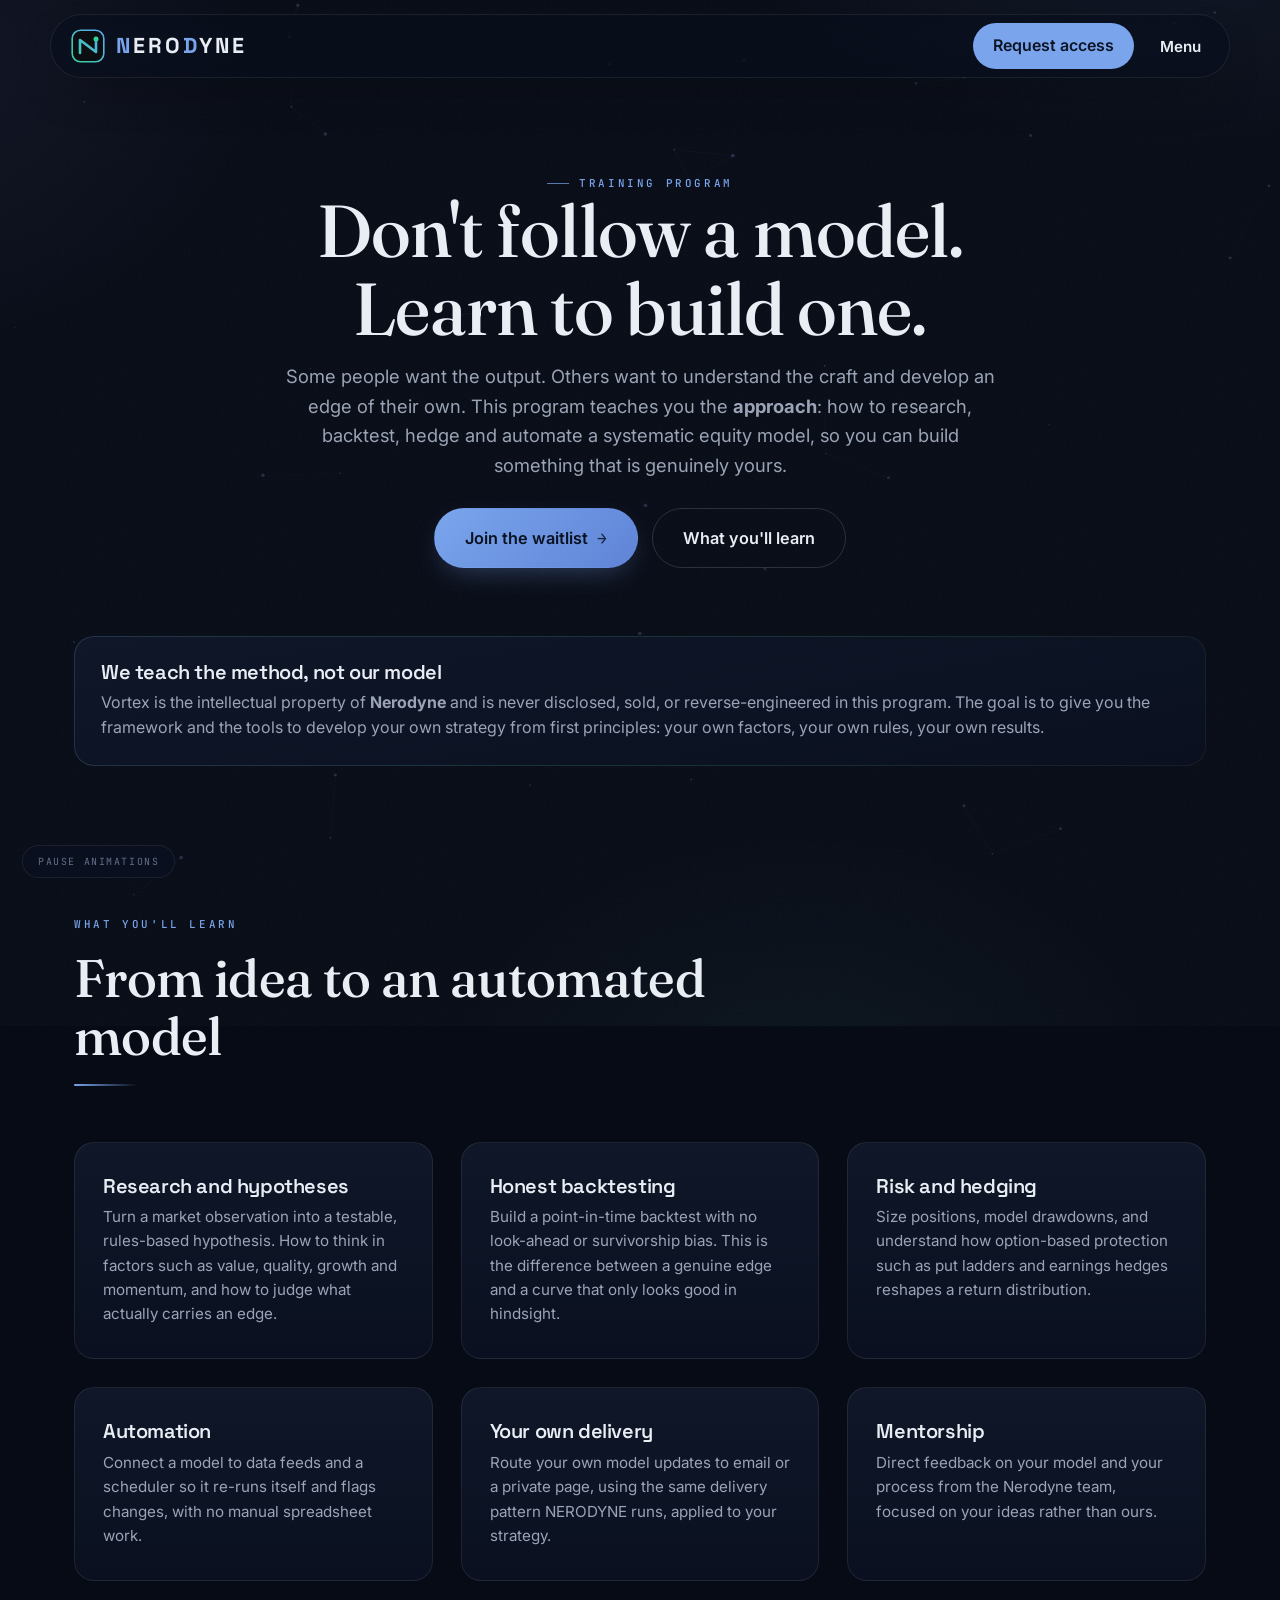
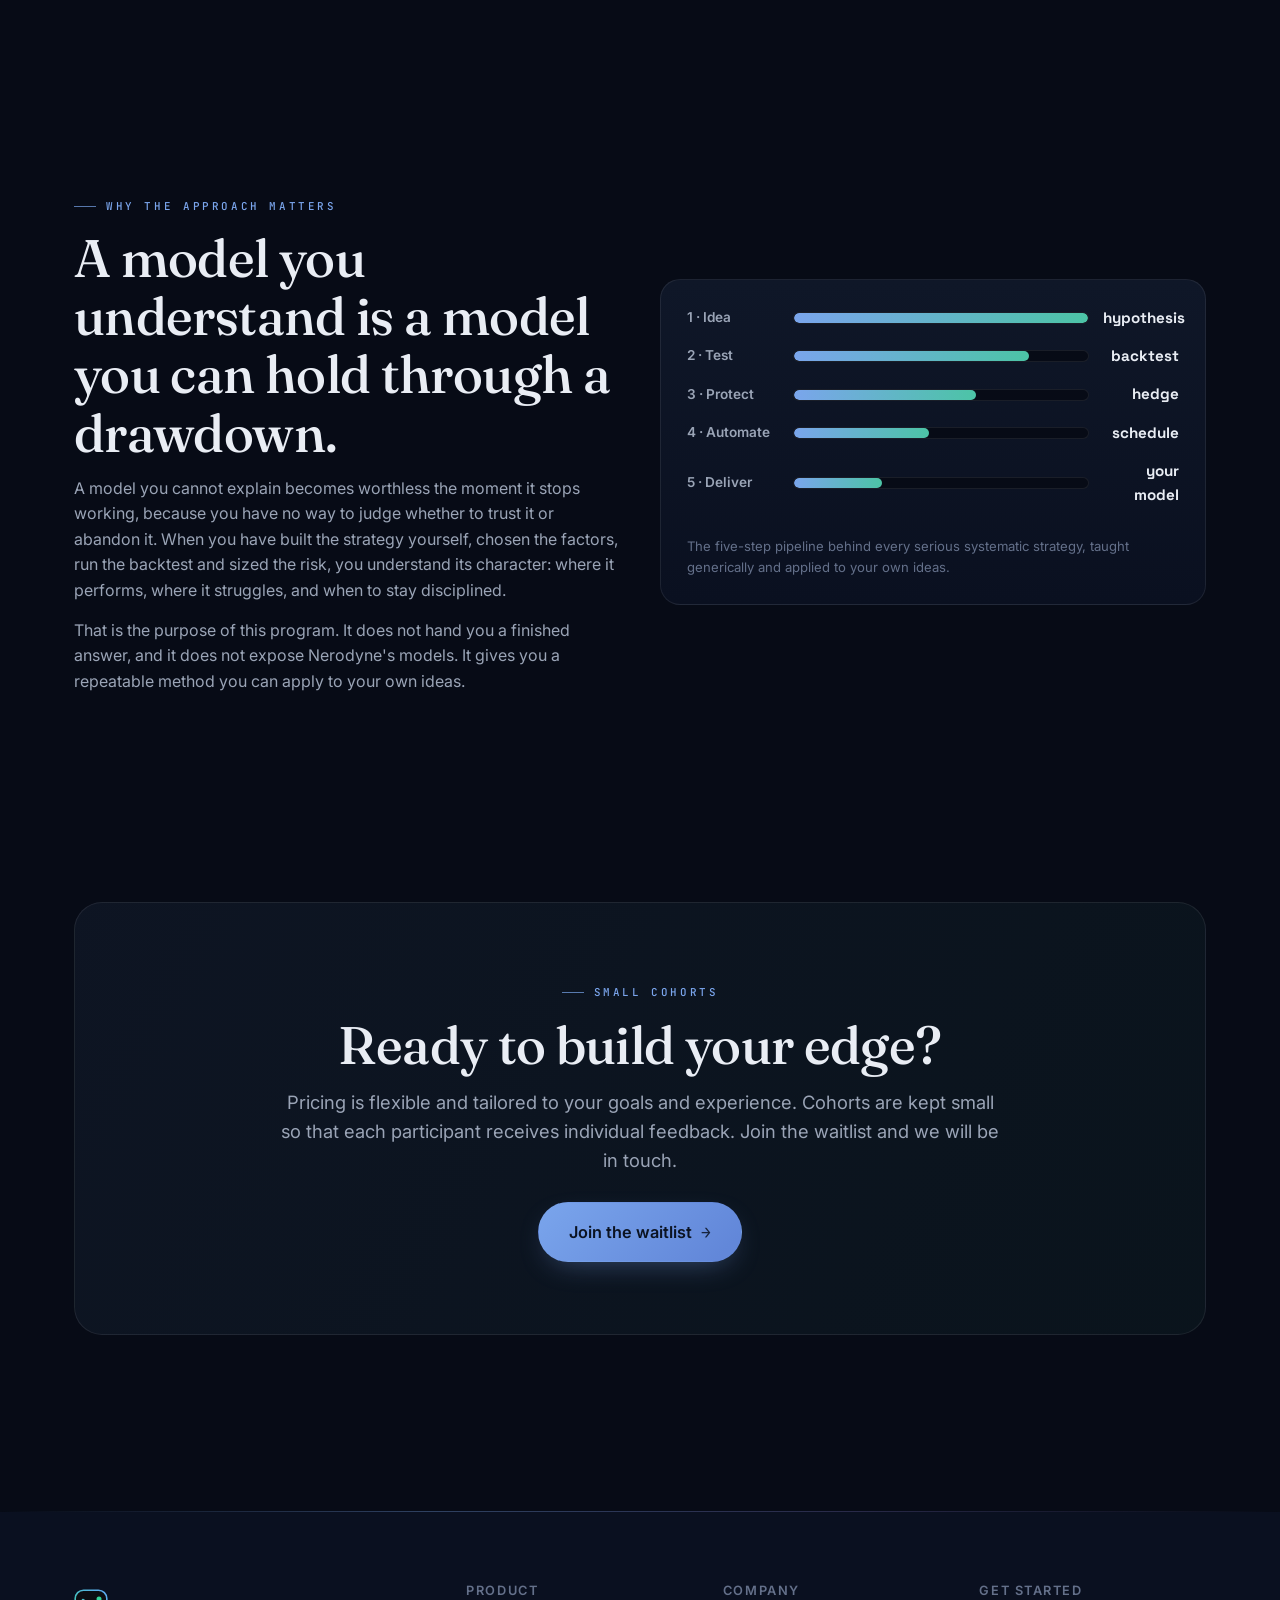
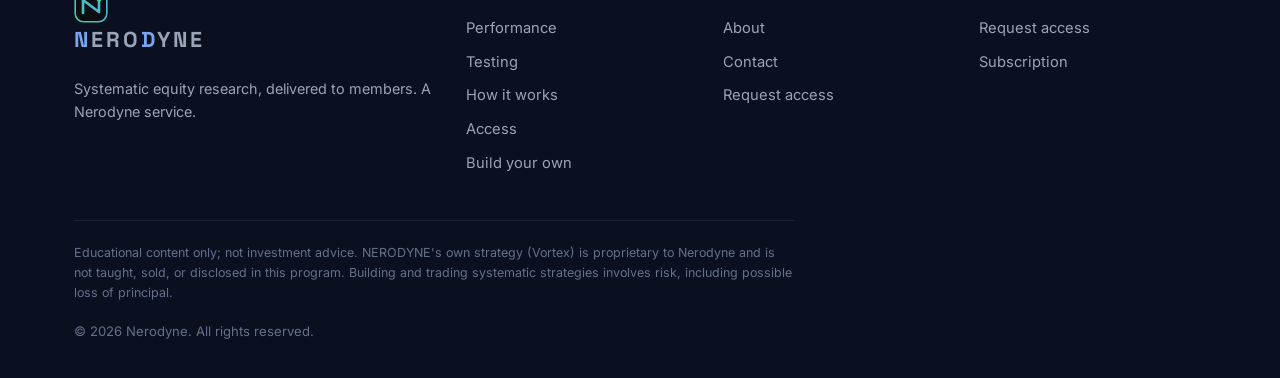
<file: build-your-own.html>
<!DOCTYPE html>
<html lang="en">
<head>
<meta charset="UTF-8">
<meta name="viewport" content="width=device-width, initial-scale=1.0">
<title>Build your own model · NERODYNE</title>
<meta name="description" content="Learn the framework Nerodyne uses to research, backtest and automate systematic equity models, so you can build your own. We teach the approach, never our models.">
<link rel="preconnect" href="https://fonts.googleapis.com">
<link href="https://fonts.googleapis.com/css2?family=Inter:wght@400;500;600&family=Space+Grotesk:wght@500;600;700&family=JetBrains+Mono:wght@400;500;600&family=Fraunces:opsz,wght@9..144,400;9..144,500;9..144,600&display=swap" rel="stylesheet">
<link rel="stylesheet" href="css/style-v8.css">
<link rel="icon" href="assets/logo.svg">
</head>
<body>
<header class="site-header">
  <div class="container nav">
    <a class="logo" href="index.html"><img class="mark" src="assets/logo.svg" alt=""><span class="word"><b>N</b>ERO<b>D</b>YNE</span></a>
    <button class="hamburger" aria-label="Menu">☰</button>
    <nav class="nav-links">
      <a href="performance.html">Performance</a><a href="how-it-works.html">How it works</a><a href="testing.html">Testing</a>
      <a href="build-your-own.html">Build your own</a><a href="about.html">About</a>
      <a href="contact.html">Contact</a><a href="positions.html">Members</a>
      <a href="signup.html" class="nav-cta">Request access</a>
    </nav>
  </div>
</header>

<section class="page-hero container">
  <span class="eyebrow">Training program</span>
  <h1>Don't follow a model. <span class="gradient-text">Learn to build one.</span></h1>
  <p class="lead">Some people want the output. Others want to understand the craft and develop an edge of their own. This program teaches you the <b>approach</b>: how to research, backtest, hedge and automate a systematic equity model, so you can build something that is genuinely yours.</p>
  <div class="hero-cta mt-m"><a href="contact.html" class="btn btn-primary btn-lg">Join the waitlist</a><a href="#what" class="btn btn-ghost btn-lg">What you'll learn</a></div>
</section>

<!-- IMPORTANT CLARIFICATION -->
<section class="container" style="padding-top:24px;">
  <div class="panel glow reveal" style="display:flex;gap:18px;align-items:flex-start;padding:24px 26px;">
    <div>
      <h3 style="margin-bottom:6px;">We teach the method, not our model</h3>
      <p>Vortex is the intellectual property of <b>Nerodyne</b> and is never disclosed, sold, or reverse-engineered in this program. The goal is to give you the framework and the tools to develop your own strategy from first principles: your own factors, your own rules, your own results.</p>
    </div>
  </div>
</section>

<section class="container" id="what" style="padding-top:40px;">
  <div class="section-head"><span class="eyebrow">What you'll learn</span><h2>From idea to an automated model</h2><div class="kicker-line"></div></div>
  <div class="grid-3">
    <div class="panel feature reveal" data-d="1"><h3>Research and hypotheses</h3><p>Turn a market observation into a testable, rules-based hypothesis. How to think in factors such as value, quality, growth and momentum, and how to judge what actually carries an edge.</p></div>
    <div class="panel feature reveal" data-d="2"><h3>Honest backtesting</h3><p>Build a point-in-time backtest with no look-ahead or survivorship bias. This is the difference between a genuine edge and a curve that only looks good in hindsight.</p></div>
    <div class="panel feature reveal" data-d="3"><h3>Risk and hedging</h3><p>Size positions, model drawdowns, and understand how option-based protection such as put ladders and earnings hedges reshapes a return distribution.</p></div>
    <div class="panel feature reveal" data-d="1"><h3>Automation</h3><p>Connect a model to data feeds and a scheduler so it re-runs itself and flags changes, with no manual spreadsheet work.</p></div>
    <div class="panel feature reveal" data-d="2"><h3>Your own delivery</h3><p>Route your own model updates to email or a private page, using the same delivery pattern NERODYNE runs, applied to your strategy.</p></div>
    <div class="panel feature reveal" data-d="3"><h3>Mentorship</h3><p>Direct feedback on your model and your process from the Nerodyne team, focused on your ideas rather than ours.</p></div>
  </div>
</section>

<!-- THE APPROACH, NOT THE ANSWER -->
<section class="container">
  <div class="grid-2" style="gap:40px;align-items:center;">
    <div>
      <span class="eyebrow">Why the approach matters</span>
      <h2 class="mt-s">A model you understand is a model you can hold through a drawdown.</h2>
      <p class="mt-s">A model you cannot explain becomes worthless the moment it stops working, because you have no way to judge whether to trust it or abandon it. When you have built the strategy yourself, chosen the factors, run the backtest and sized the risk, you understand its character: where it performs, where it struggles, and when to stay disciplined.</p>
      <p class="mt-s">That is the purpose of this program. It does not hand you a finished answer, and it does not expose Nerodyne's models. It gives you a repeatable method you can apply to your own ideas.</p>
    </div>
    <div class="panel reveal" style="padding:26px;">
      <div class="bars">
        <div class="bar-row"><span class="lab">1 · Idea</span><div class="bar-track"><div class="bar-fill" data-w="100"></div></div><span class="val">hypothesis</span></div>
        <div class="bar-row"><span class="lab">2 · Test</span><div class="bar-track"><div class="bar-fill" data-w="80"></div></div><span class="val">backtest</span></div>
        <div class="bar-row"><span class="lab">3 · Protect</span><div class="bar-track"><div class="bar-fill" data-w="62"></div></div><span class="val">hedge</span></div>
        <div class="bar-row"><span class="lab">4 · Automate</span><div class="bar-track"><div class="bar-fill" data-w="46"></div></div><span class="val">schedule</span></div>
        <div class="bar-row"><span class="lab">5 · Deliver</span><div class="bar-track"><div class="bar-fill" data-w="30"></div></div><span class="val">your model</span></div>
      </div>
      <p class="note mt-m">The five-step pipeline behind every serious systematic strategy, taught generically and applied to your own ideas.</p>
    </div>
  </div>
</section>

<section class="container">
  <div class="cta-band reveal">
    <span class="eyebrow">Small cohorts</span>
    <h2 class="mt-s">Ready to build your edge?</h2>
    <p class="lead" style="margin:14px auto 26px;">Pricing is flexible and tailored to your goals and experience. Cohorts are kept small so that each participant receives individual feedback. Join the waitlist and we will be in touch.</p>
    <a href="contact.html" class="btn btn-primary btn-lg">Join the waitlist</a>
  </div>
</section>

<footer class="site-footer">
  <div class="container">
    <div class="footer-grid">
      <div><a class="logo" href="index.html"><img class="mark" src="assets/logo.svg" alt=""><span class="word"><b>N</b>ERO<b>D</b>YNE</span></a><p class="mt-s" style="font-size:.9rem;">Systematic equity research, delivered to members. A Nerodyne service.</p></div>
      <div><h4>Product</h4><a href="performance.html">Performance</a><a href="testing.html">Testing</a><a href="how-it-works.html">How it works</a><a href="pricing.html">Access</a><a href="build-your-own.html">Build your own</a></div>
      <div><h4>Company</h4><a href="about.html">About</a><a href="contact.html">Contact</a><a href="signup.html">Request access</a></div>
      <div><h4>Get started</h4><a href="signup.html">Request access</a><a href="pricing.html">Subscription</a></div>
    </div>
    <p class="disclaimer">Educational content only; not investment advice. NERODYNE's own strategy (Vortex) is proprietary to Nerodyne and is not taught, sold, or disclosed in this program. Building and trading systematic strategies involves risk, including possible loss of principal.</p>
    <p class="copyright">© <span data-year></span> Nerodyne. All rights reserved.</p>
  </div>
</footer>
<script src="js/main-v7.js"></script>
</body>
</html>
</file>
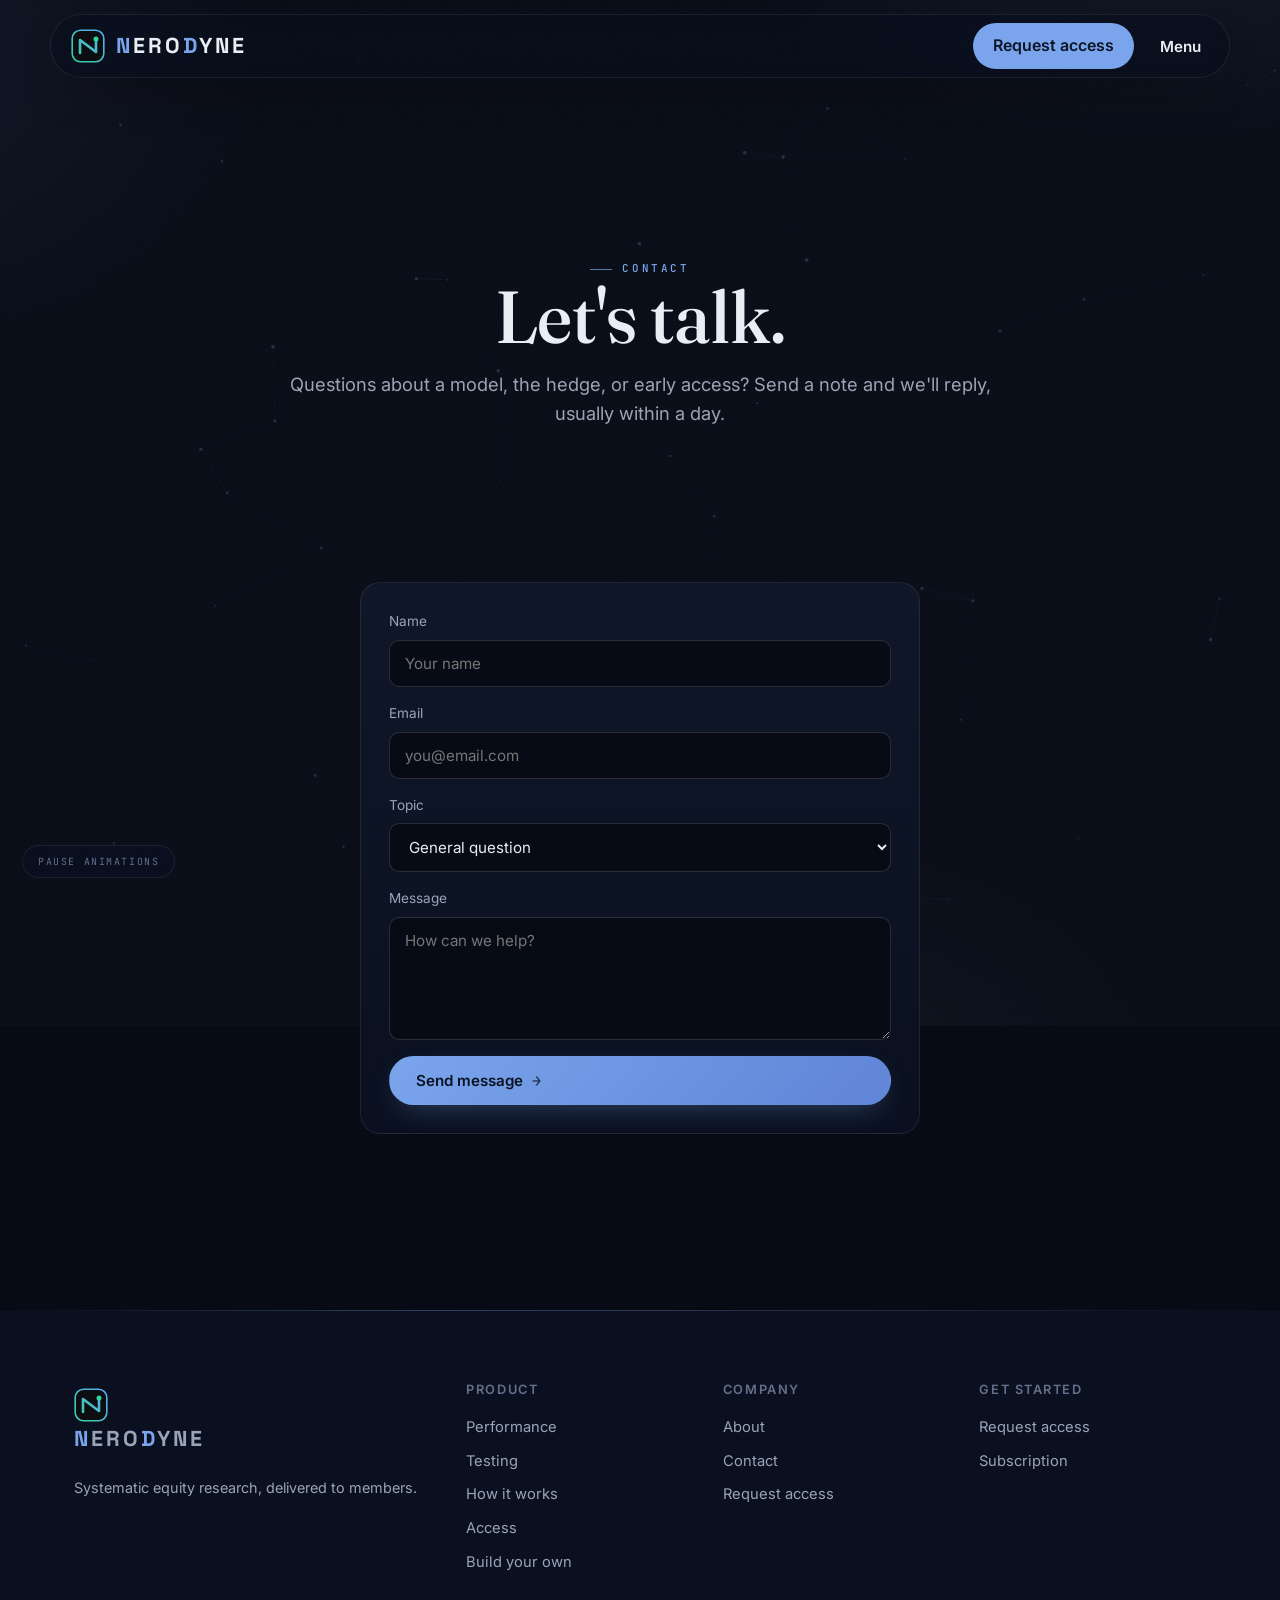
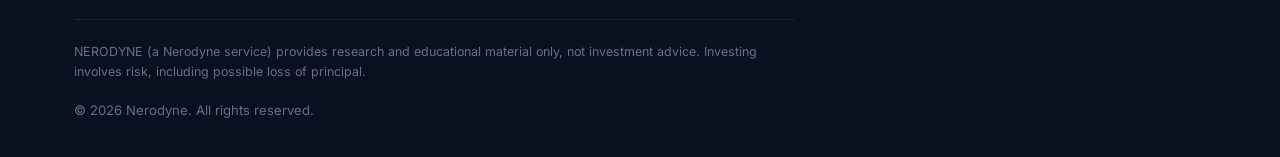
<file: contact.html>
<!DOCTYPE html>
<html lang="en">
<head>
<meta charset="UTF-8">
<meta name="viewport" content="width=device-width, initial-scale=1.0">
<title>Contact · NERODYNE</title>
<link rel="preconnect" href="https://fonts.googleapis.com">
<link href="https://fonts.googleapis.com/css2?family=Inter:wght@400;500;600&family=Space+Grotesk:wght@500;600;700&family=JetBrains+Mono:wght@400;500;600&family=Fraunces:opsz,wght@9..144,400;9..144,500;9..144,600&display=swap" rel="stylesheet">
<link rel="stylesheet" href="css/style-v8.css">
<link rel="icon" href="assets/logo.svg">
</head>
<body>
<header class="site-header">
  <div class="container nav">
    <a class="logo" href="index.html"><img class="mark" src="assets/logo.svg" alt=""><span class="word"><b>N</b>ERO<b>D</b>YNE</span></a>
    <button class="hamburger" aria-label="Menu">☰</button>
    <nav class="nav-links">
      <a href="performance.html">Performance</a><a href="how-it-works.html">How it works</a><a href="testing.html">Testing</a>
      <a href="build-your-own.html">Build your own</a><a href="about.html">About</a>
      <a href="contact.html">Contact</a><a href="positions.html">Members</a>
      <a href="signup.html" class="nav-cta">Request access</a>
    </nav>
  </div>
</header>

<section class="page-hero container">
  <span class="eyebrow">Contact</span>
  <h1>Let's talk.</h1>
  <p class="lead">Questions about a model, the hedge, or early access? Send a note and we'll reply, usually within a day.</p>
</section>

<section class="container" style="padding-top:24px;">
  <form class="form panel" style="padding:28px;max-width:560px;margin-inline:auto;" onsubmit="event.preventDefault(); this.reset(); document.getElementById('cmsg').style.display='block';">
    <label>Name<input type="text" required placeholder="Your name"></label>
    <label>Email<input type="email" required placeholder="you@email.com"></label>
    <label>Topic
      <select>
        <option>General question</option>
        <option>Which model is right for me?</option>
        <option>Hedged vs unhedged</option>
        <option>Build-your-own program</option>
        <option>Early access</option>
      </select>
    </label>
    <label>Message<textarea rows="5" required placeholder="How can we help?"></textarea></label>
    <button class="btn btn-primary" type="submit">Send message</button>
    <p id="cmsg" class="note" style="display:none;color:var(--text)">Thank you. Your message has been noted; we will reply by email.</p>
  </form>
</section>

<footer class="site-footer">
  <div class="container">
    <div class="footer-grid">
      <div><a class="logo" href="index.html"><img class="mark" src="assets/logo.svg" alt=""><span class="word"><b>N</b>ERO<b>D</b>YNE</span></a><p class="mt-s" style="font-size:.9rem;">Systematic equity research, delivered to members.</p></div>
      <div><h4>Product</h4><a href="performance.html">Performance</a><a href="testing.html">Testing</a><a href="how-it-works.html">How it works</a><a href="pricing.html">Access</a><a href="build-your-own.html">Build your own</a></div>
      <div><h4>Company</h4><a href="about.html">About</a><a href="contact.html">Contact</a><a href="signup.html">Request access</a></div>
      <div><h4>Get started</h4><a href="signup.html">Request access</a><a href="pricing.html">Subscription</a></div>
    </div>
    <p class="disclaimer">NERODYNE (a Nerodyne service) provides research and educational material only, not investment advice. Investing involves risk, including possible loss of principal.</p>
    <p class="copyright">© <span data-year></span> Nerodyne. All rights reserved.</p>
  </div>
</footer>
<script src="js/main-v7.js"></script>
</body>
</html>
</file>
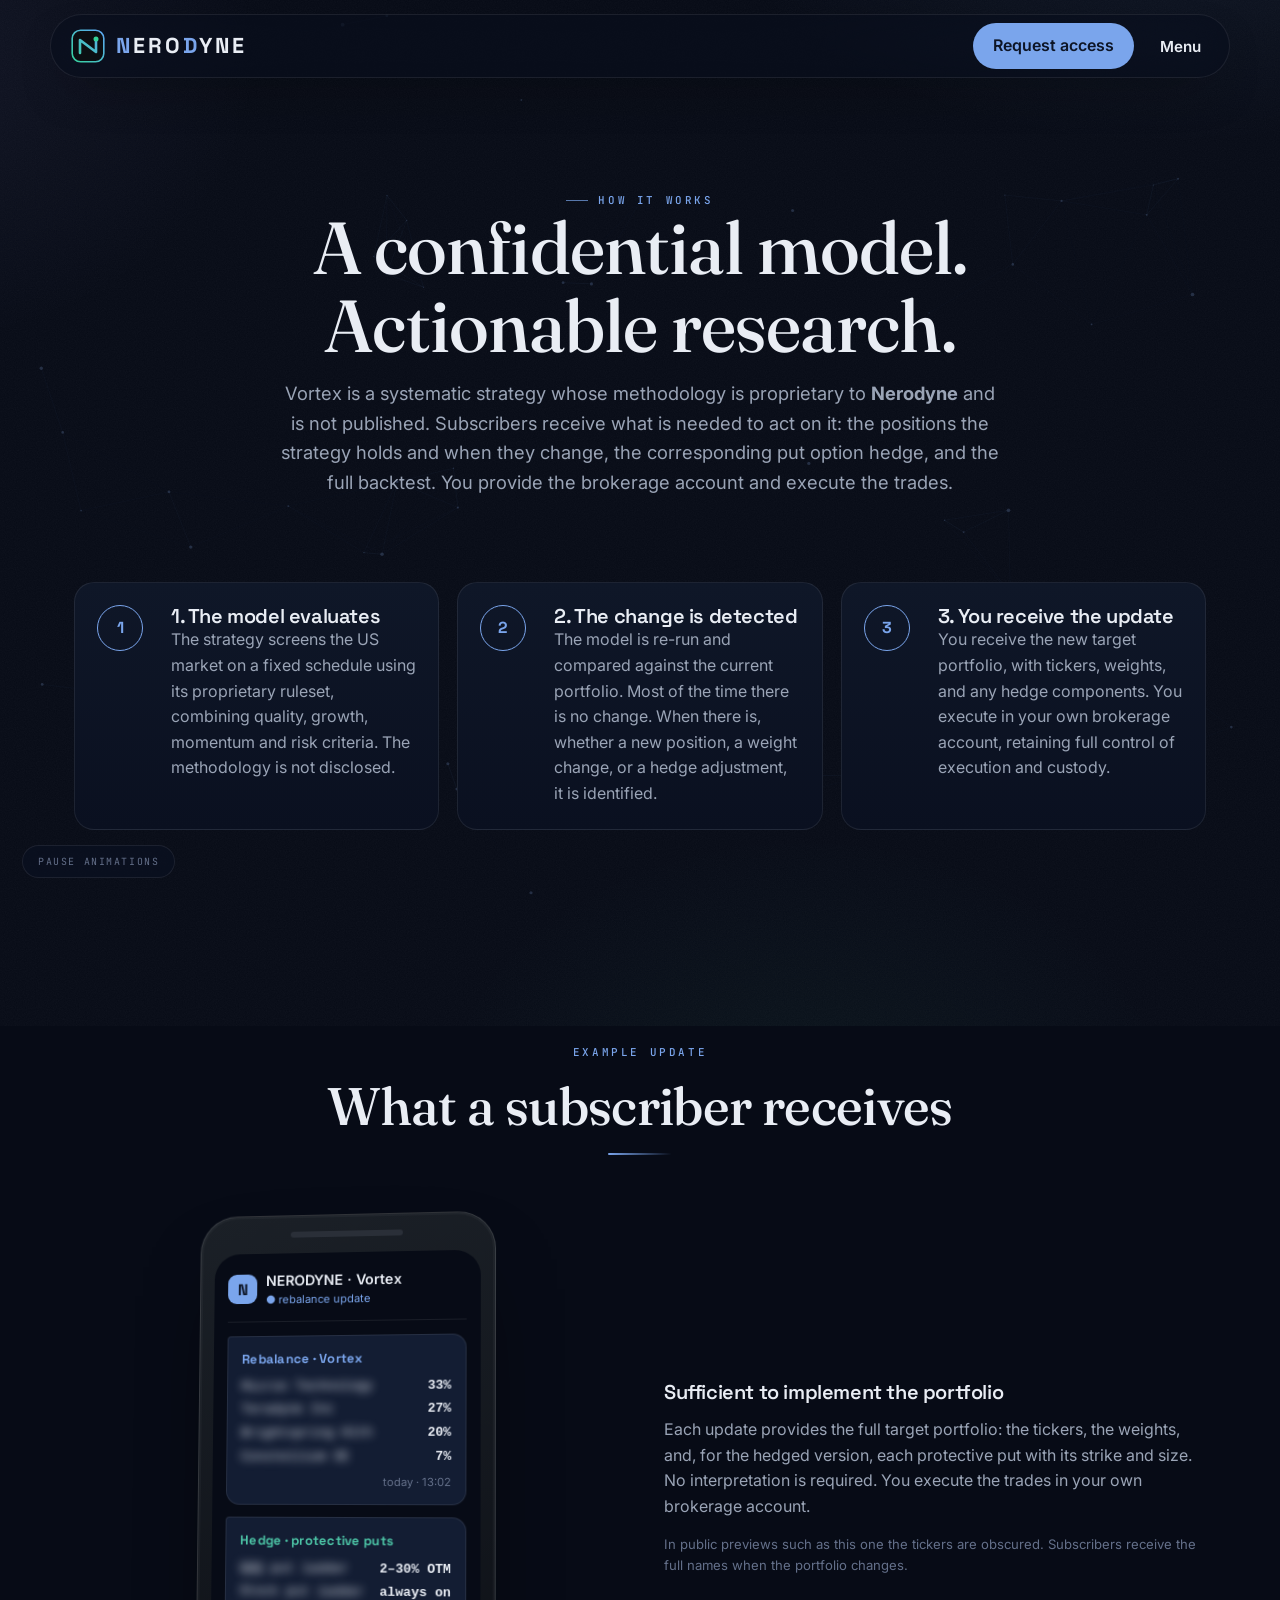
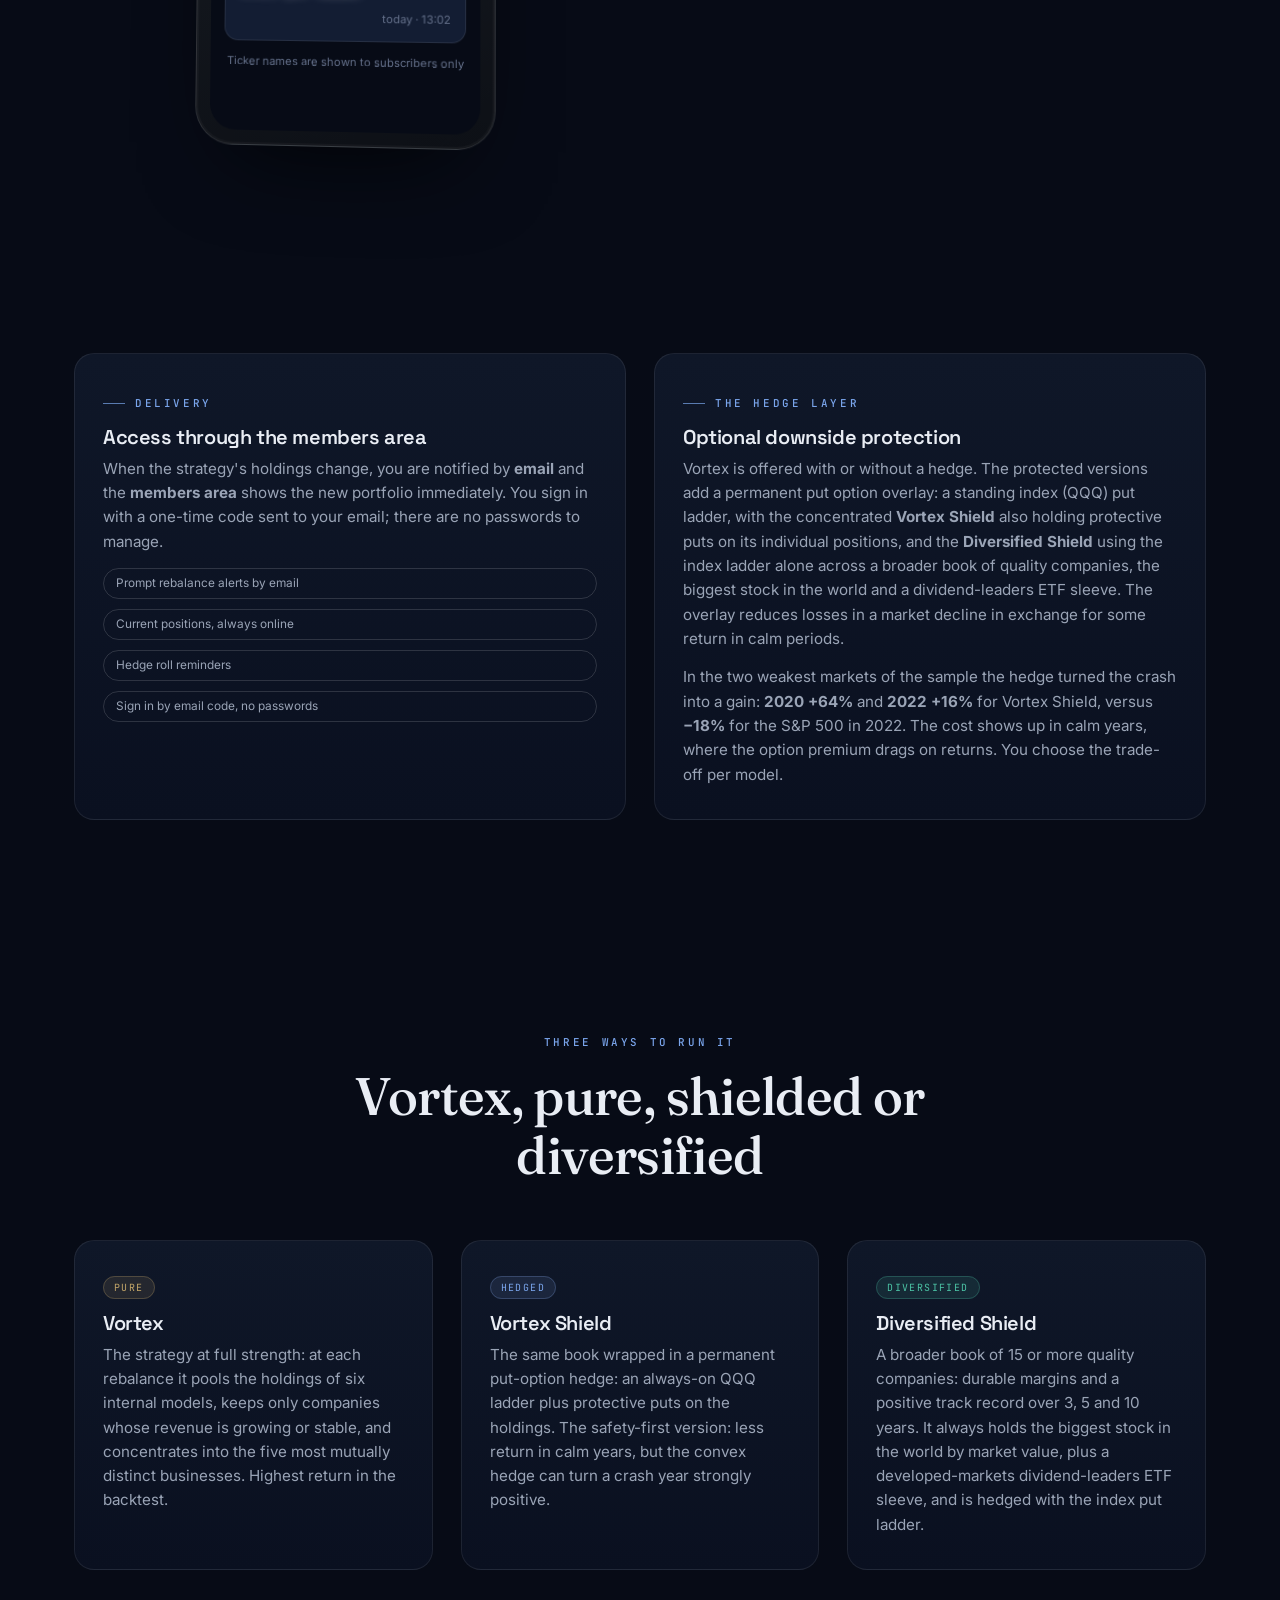
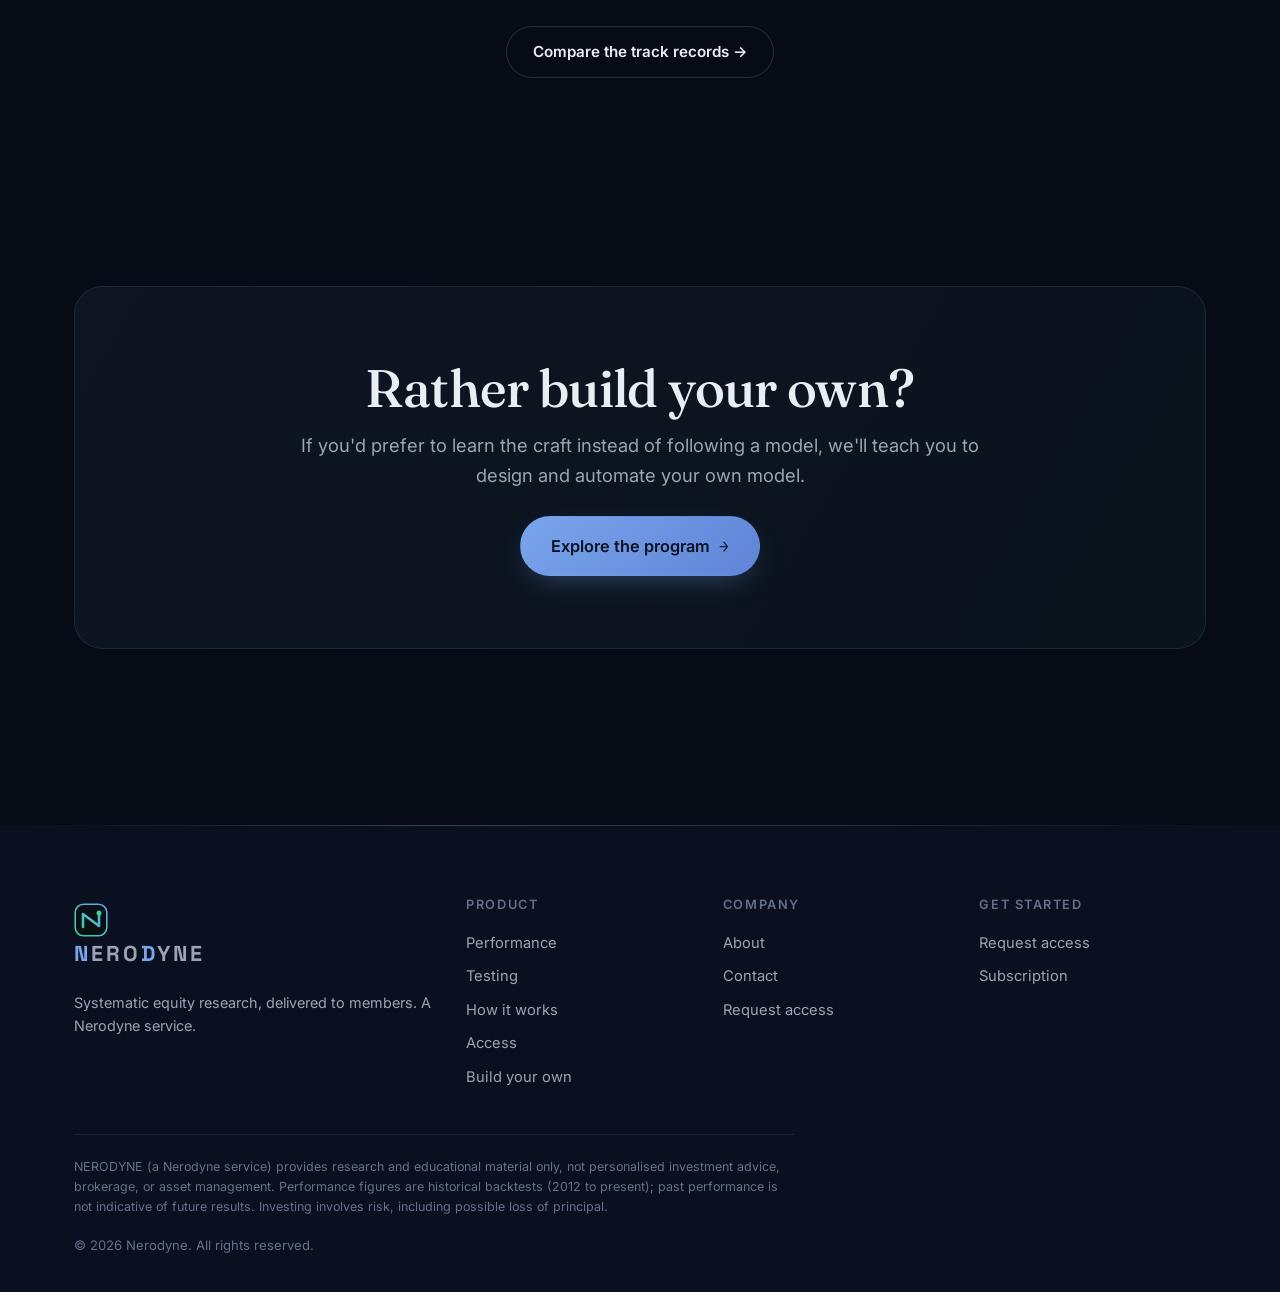
<file: how-it-works.html>
<!DOCTYPE html>
<html lang="en">
<head>
<meta charset="UTF-8">
<meta name="viewport" content="width=device-width, initial-scale=1.0">
<title>How it works · NERODYNE</title>
<link rel="preconnect" href="https://fonts.googleapis.com">
<link href="https://fonts.googleapis.com/css2?family=Inter:wght@400;500;600&family=Space+Grotesk:wght@500;600;700&family=JetBrains+Mono:wght@400;500;600&family=Fraunces:opsz,wght@9..144,400;9..144,500;9..144,600&display=swap" rel="stylesheet">
<link rel="stylesheet" href="css/style-v8.css">
<link rel="icon" href="assets/logo.svg">
</head>
<body>
<header class="site-header">
  <div class="container nav">
    <a class="logo" href="index.html"><img class="mark" src="assets/logo.svg" alt=""><span class="word"><b>N</b>ERO<b>D</b>YNE</span></a>
    <button class="hamburger" aria-label="Menu">☰</button>
    <nav class="nav-links">
      <a href="performance.html">Performance</a><a href="how-it-works.html">How it works</a><a href="testing.html">Testing</a>
      <a href="build-your-own.html">Build your own</a><a href="about.html">About</a>
      <a href="contact.html">Contact</a><a href="positions.html">Members</a>
      <a href="signup.html" class="nav-cta">Request access</a>
    </nav>
  </div>
</header>

<section class="page-hero container">
  <span class="eyebrow">How it works</span>
  <h1>A confidential model. <span class="gradient-text">Actionable research.</span></h1>
  <p class="lead">Vortex is a systematic strategy whose methodology is proprietary to <b>Nerodyne</b> and is not published. Subscribers receive what is needed to act on it: the positions the strategy holds and when they change, the corresponding put option hedge, and the full backtest. You provide the brokerage account and execute the trades.</p>
</section>

<section class="container" style="padding-top:24px;">
  <div class="steps grid-3">
    <div class="panel step"><div class="n"></div><div><h3>1. The model evaluates</h3><p>The strategy screens the US market on a fixed schedule using its proprietary ruleset, combining quality, growth, momentum and risk criteria. The methodology is not disclosed.</p></div></div>
    <div class="panel step"><div class="n"></div><div><h3>2. The change is detected</h3><p>The model is re-run and compared against the current portfolio. Most of the time there is no change. When there is, whether a new position, a weight change, or a hedge adjustment, it is identified.</p></div></div>
    <div class="panel step"><div class="n"></div><div><h3>3. You receive the update</h3><p>You receive the new target portfolio, with tickers, weights, and any hedge components. You execute in your own brokerage account, retaining full control of execution and custody.</p></div></div>
  </div>
</section>

<section class="container">
  <div class="section-head center"><span class="eyebrow">Example update</span><h2>What a subscriber receives</h2><div class="kicker-line" style="margin-inline:auto;"></div></div>
  <div class="grid-2" style="align-items:center;gap:48px;">
    <div class="phone-wrap reveal">
      <div class="phone">
        <div class="notch"></div>
        <div class="screen">
          <div class="app-top"><div class="av">N</div><div><div class="nm">NERODYNE · Vortex</div><div class="st">● rebalance update</div></div></div>
          <div class="bubble">
            <div class="bh">Rebalance · Vortex</div>
            <div class="row"><span class="locked"><span class="tk">Micron Technology</span></span><b>33%</b></div>
            <div class="row"><span class="locked"><span class="tk">Teradyne Inc</span></span><b>27%</b></div>
            <div class="row"><span class="locked"><span class="tk">Brightspring Hlth</span></span><b>20%</b></div>
            <div class="row"><span class="locked"><span class="tk">Constellium SE</span></span><b>7%</b></div>
            <div class="time">today · 13:02</div>
          </div>
          <div class="bubble b2" style="animation-delay:.18s">
            <div class="bh">Hedge · protective puts</div>
            <div class="row"><span class="locked"><span class="tk">QQQ put ladder</span></span><b>2–30% OTM</b></div>
            <div class="row"><span class="locked"><span class="tk">Stock put ladder</span></span><b>always on</b></div>
            <div class="time">today · 13:02</div>
          </div>
          <p class="note" style="text-align:center;font-size:.7rem;margin-top:6px;">Ticker names are shown to subscribers only</p>
        </div>
      </div>
    </div>
    <div>
      <h3>Sufficient to implement the portfolio</h3>
      <p class="mt-s">Each update provides the full target portfolio: the tickers, the weights, and, for the hedged version, each protective put with its strike and size. No interpretation is required. You execute the trades in your own brokerage account.</p>
      <p class="mt-s note">In public previews such as this one the tickers are obscured. Subscribers receive the full names when the portfolio changes.</p>
    </div>
  </div>
</section>

<section class="container">
  <div class="grid-2">
    <div class="panel feature reveal">
      <span class="eyebrow">Delivery</span>
      <h3 class="mt-s">Access through the members area</h3>
      <p>When the strategy's holdings change, you are notified by <b>email</b> and the <b>members area</b> shows the new portfolio immediately. You sign in with a one-time code sent to your email; there are no passwords to manage.</p>
      <ul style="list-style:none;display:grid;gap:10px;margin-top:14px;">
        <li class="pill">Prompt rebalance alerts by email</li>
        <li class="pill">Current positions, always online</li>
        <li class="pill">Hedge roll reminders</li>
        <li class="pill">Sign in by email code, no passwords</li>
      </ul>
    </div>
    <div class="panel feature reveal">
      <span class="eyebrow">The hedge layer</span>
      <h3 class="mt-s">Optional downside protection</h3>
      <p>Vortex is offered with or without a hedge. The protected versions add a permanent put option overlay: a standing index (QQQ) put ladder, with the concentrated <b>Vortex Shield</b> also holding protective puts on its individual positions, and the <b>Diversified Shield</b> using the index ladder alone across a broader book of quality companies, the biggest stock in the world and a dividend-leaders ETF sleeve. The overlay reduces losses in a market decline in exchange for some return in calm periods.</p>
      <p class="mt-s">In the two weakest markets of the sample the hedge turned the crash into a gain: <b>2020 +64%</b> and <b>2022 +16%</b> for Vortex Shield, versus <b>−18%</b> for the S&amp;P 500 in 2022. The cost shows up in calm years, where the option premium drags on returns. You choose the trade-off per model.</p>
    </div>
  </div>
</section>

<section class="container">
  <div class="section-head center"><span class="eyebrow">Three ways to run it</span><h2>Vortex, pure, shielded or diversified</h2></div>
  <div class="grid-3">
    <div class="panel feature reveal" data-d="1"><span class="badge">Pure</span><h3 class="mt-s">Vortex</h3><p>The strategy at full strength: at each rebalance it pools the holdings of six internal models, keeps only companies whose revenue is growing or stable, and concentrates into the five most mutually distinct businesses. Highest return in the backtest.</p></div>
    <div class="panel feature reveal" data-d="2"><span class="badge blue">Hedged</span><h3 class="mt-s">Vortex Shield</h3><p>The same book wrapped in a permanent put-option hedge: an always-on QQQ ladder plus protective puts on the holdings. The safety-first version: less return in calm years, but the convex hedge can turn a crash year strongly positive.</p></div>
    <div class="panel feature reveal" data-d="3"><span class="badge green">Diversified</span><h3 class="mt-s">Diversified Shield</h3><p>A broader book of 15 or more quality companies: durable margins and a positive track record over 3, 5 and 10 years. It always holds the biggest stock in the world by market value, plus a developed-markets dividend-leaders ETF sleeve, and is hedged with the index put ladder.</p></div>
  </div>
  <div class="center mt-l"><a href="performance.html" class="btn btn-ghost">Compare the track records →</a></div>
</section>

<section class="container">
  <div class="cta-band reveal">
    <h2>Rather build your own?</h2>
    <p class="lead" style="margin:14px auto 26px;">If you'd prefer to learn the craft instead of following a model, we'll teach you to design and automate your own model.</p>
    <a href="build-your-own.html" class="btn btn-primary btn-lg">Explore the program</a>
  </div>
</section>

<footer class="site-footer">
  <div class="container">
    <div class="footer-grid">
      <div><a class="logo" href="index.html"><img class="mark" src="assets/logo.svg" alt=""><span class="word"><b>N</b>ERO<b>D</b>YNE</span></a><p class="mt-s" style="font-size:.9rem;">Systematic equity research, delivered to members. A Nerodyne service.</p></div>
      <div><h4>Product</h4><a href="performance.html">Performance</a><a href="testing.html">Testing</a><a href="how-it-works.html">How it works</a><a href="pricing.html">Access</a><a href="build-your-own.html">Build your own</a></div>
      <div><h4>Company</h4><a href="about.html">About</a><a href="contact.html">Contact</a><a href="signup.html">Request access</a></div>
      <div><h4>Get started</h4><a href="signup.html">Request access</a><a href="pricing.html">Subscription</a></div>
    </div>
    <p class="disclaimer">NERODYNE (a Nerodyne service) provides research and educational material only, not personalised investment advice, brokerage, or asset management. Performance figures are historical backtests (2012 to present); past performance is not indicative of future results. Investing involves risk, including possible loss of principal.</p>
    <p class="copyright">© <span data-year></span> Nerodyne. All rights reserved.</p>
  </div>
</footer>
<script src="js/main-v7.js"></script>
</body>
</html>
</file>
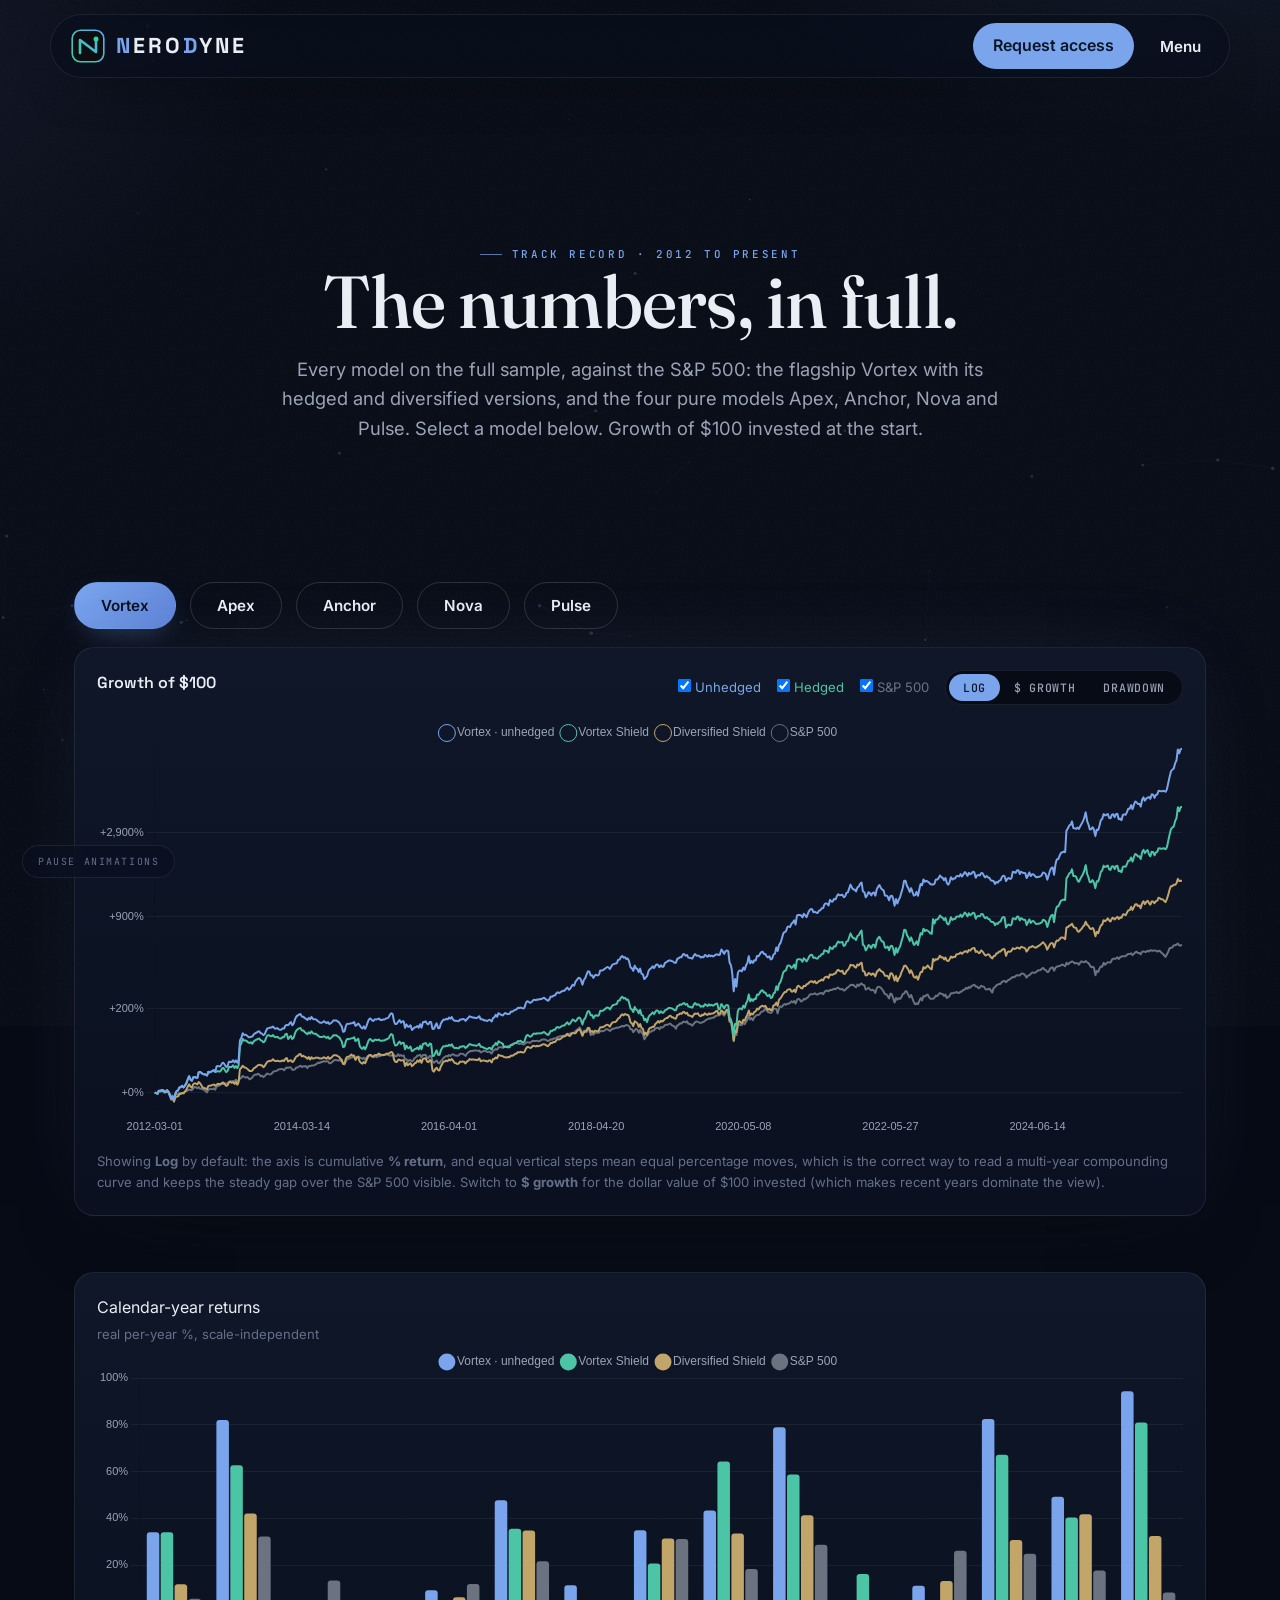
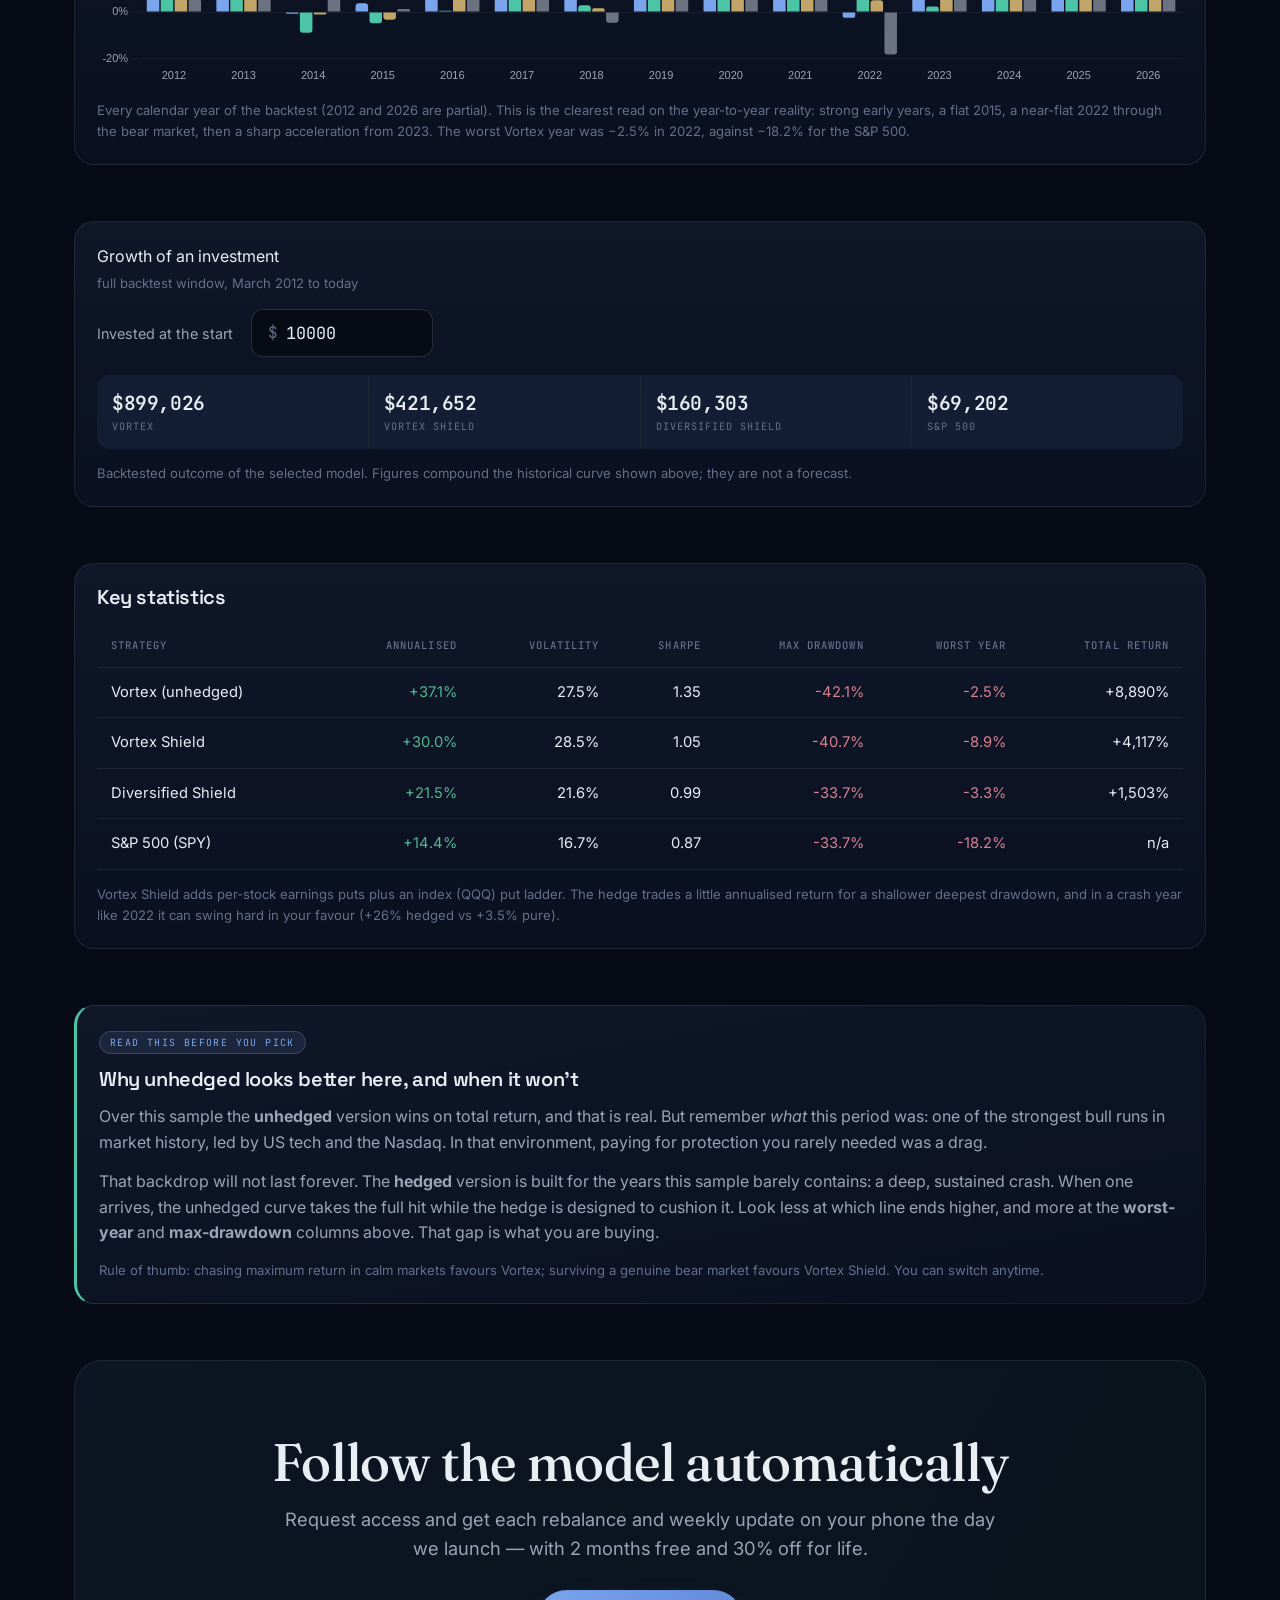
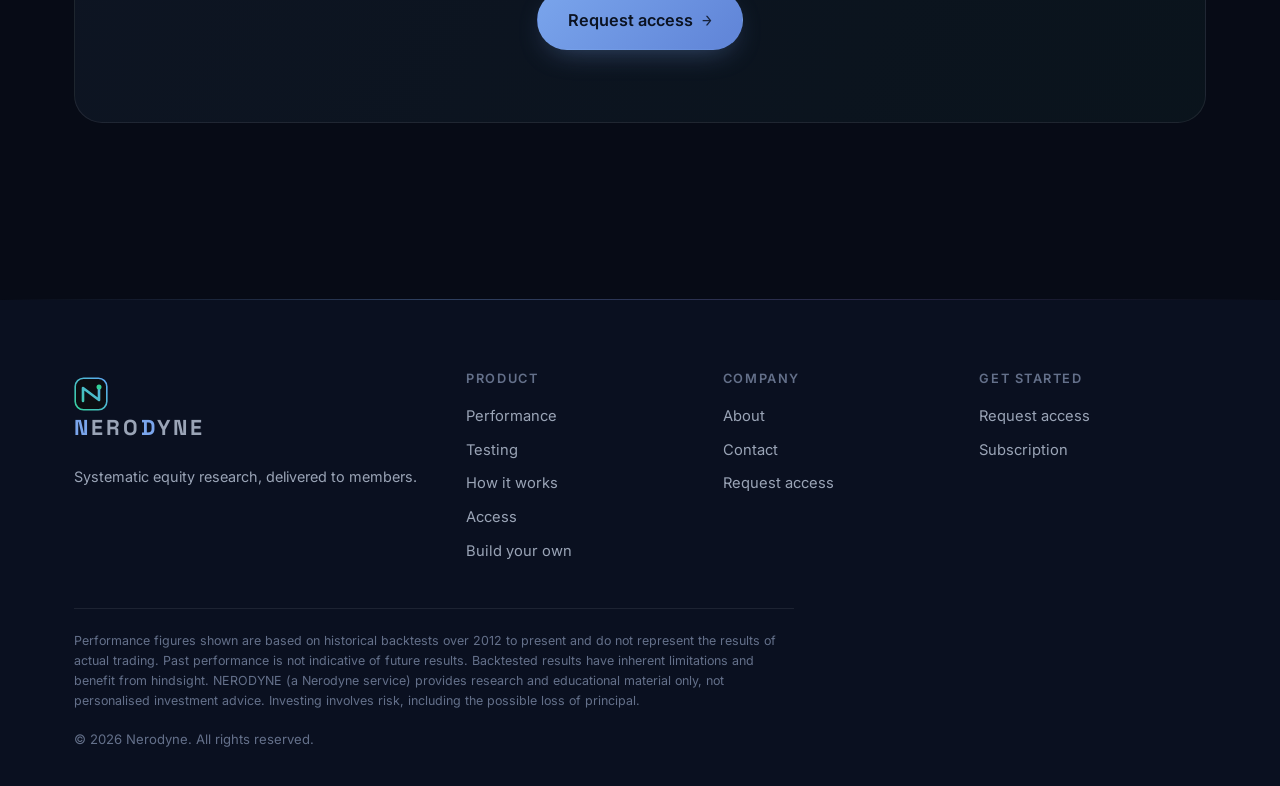
<file: performance.html>
<!DOCTYPE html>
<html lang="en">
<head>
<meta charset="UTF-8">
<meta name="viewport" content="width=device-width, initial-scale=1.0">
<title>Performance · NERODYNE</title>
<meta name="description" content="Full 2012-to-present track record for Vortex, pure and shielded, vs the S&P 500.">
<link rel="preconnect" href="https://fonts.googleapis.com">
<link href="https://fonts.googleapis.com/css2?family=Inter:wght@400;500;600&family=Space+Grotesk:wght@500;600;700&family=JetBrains+Mono:wght@400;500;600&family=Fraunces:opsz,wght@9..144,400;9..144,500;9..144,600&display=swap" rel="stylesheet">
<link rel="stylesheet" href="css/style-v8.css">
<link rel="icon" href="assets/logo.svg">
</head>
<body>
<header class="site-header">
  <div class="container nav">
    <a class="logo" href="index.html"><img class="mark" src="assets/logo.svg" alt=""><span class="word"><b>N</b>ERO<b>D</b>YNE</span></a>
    <button class="hamburger" aria-label="Menu">☰</button>
    <nav class="nav-links">
      <a href="performance.html">Performance</a><a href="how-it-works.html">How it works</a><a href="testing.html">Testing</a>
      <a href="build-your-own.html">Build your own</a><a href="about.html">About</a>
      <a href="contact.html">Contact</a><a href="positions.html">Members</a>
      <a href="signup.html" class="nav-cta">Request access</a>
    </nav>
  </div>
</header>

<section class="page-hero container">
  <span class="eyebrow">Track record · 2012 to present</span>
  <h1>The numbers, in full.</h1>
  <p class="lead">Every model on the full sample, against the S&amp;P 500: the flagship Vortex with its hedged and diversified versions, and the four pure models Apex, Anchor, Nova and Pulse. Select a model below. Growth of $100 invested at the start.</p>
</section>

<section class="container" style="padding-top:24px;">
  <div id="modelSelect" class="hero-cta" style="margin-bottom:18px;"></div>
  <div class="panel chart-card">
    <div class="chart-head" style="gap:14px;flex-wrap:wrap;">
      <div class="t">Growth of $100</div>
      <div style="display:flex;gap:16px;align-items:center;flex-wrap:wrap;">
        <label class="note" style="display:flex;gap:16px;align-items:center;flex-wrap:wrap;">
          <span style="color:var(--accent)"><input type="checkbox" data-series="unhedged" checked> Unhedged</span>
          <span style="color:var(--accent-2)"><input type="checkbox" data-series="hedged" checked> Hedged</span>
          <span style="color:var(--spy)"><input type="checkbox" data-series="spy" checked> S&amp;P 500</span>
        </label>
        <div class="toggle" style="font-size:.78rem;">
          <button class="active" data-scale="log">Log</button>
          <button data-scale="linear">$ growth</button>
          <button data-scale="dd">Drawdown</button>
        </div>
      </div>
    </div>
    <div class="chart-wrap" style="height:420px;"><canvas id="perfChart"></canvas></div>
    <p class="note mt-s">Showing <b>Log</b> by default: the axis is cumulative <b>% return</b>, and equal vertical steps mean equal percentage moves, which is the correct way to read a multi-year compounding curve and keeps the steady gap over the S&amp;P 500 visible. Switch to <b>$ growth</b> for the dollar value of $100 invested (which makes recent years dominate the view).</p>
  </div>

  <div class="panel mt-l">
    <div class="chart-head"><div class="t">Calendar-year returns</div><span class="note">real per-year %, scale-independent</span></div>
    <div class="chart-wrap" style="height:340px;"><canvas id="yearChart"></canvas></div>
    <p class="note mt-s">Every calendar year of the backtest (2012 and 2026 are partial). This is the clearest read on the year-to-year reality: strong early years, a flat 2015, a near-flat 2022 through the bear market, then a sharp acceleration from 2023. The worst Vortex year was −2.5% in 2022, against −18.2% for the S&amp;P 500.</p>
  </div>

  <div class="panel mt-l" id="calcPanel">
    <div class="chart-head"><div class="t">Growth of an investment</div><span class="note">full backtest window, March 2012 to today</span></div>
    <div class="calc-row">
      <label for="calcAmt">Invested at the start</label>
      <div class="calc-input"><span>$</span><input id="calcAmt" type="number" value="10000" min="100" step="500" inputmode="numeric"></div>
    </div>
    <div class="stat-grid calc-grid" id="calcOut"></div>
    <p class="note mt-s">Backtested outcome of the selected model. Figures compound the historical curve shown above; they are not a forecast.</p>
  </div>

  <div class="panel mt-l" style="overflow-x:auto;">
    <h3 style="margin-bottom:16px;">Key statistics</h3>
    <table class="tbl" id="perfTable">
      <thead><tr><th>Strategy</th><th>Annualised</th><th>Volatility</th><th>Sharpe</th><th>Max drawdown</th><th>Worst year</th><th>Total return</th></tr></thead>
      <tbody></tbody>
    </table>
    <p class="note mt-s">Vortex Shield adds per-stock earnings puts plus an index (QQQ) put ladder. The hedge trades a little annualised return for a shallower deepest drawdown, and in a crash year like 2022 it can swing hard in your favour (+26% hedged vs +3.5% pure).</p>
  </div>

  <div class="panel glow mt-l reveal" style="border-left:3px solid var(--accent-2);">
    <span class="badge blue">Read this before you pick</span>
    <h3 class="mt-s">Why unhedged looks better here, and when it won't</h3>
    <p class="mt-s">Over this sample the <b>unhedged</b> version wins on total return, and that is real. But remember <i>what</i> this period was: one of the strongest bull runs in market history, led by US tech and the Nasdaq. In that environment, paying for protection you rarely needed was a drag.</p>
    <p class="mt-s">That backdrop will not last forever. The <b>hedged</b> version is built for the years this sample barely contains: a deep, sustained crash. When one arrives, the unhedged curve takes the full hit while the hedge is designed to cushion it. Look less at which line ends higher, and more at the <b>worst-year</b> and <b>max-drawdown</b> columns above. That gap is what you are buying.</p>
    <p class="note mt-s">Rule of thumb: chasing maximum return in calm markets favours Vortex; surviving a genuine bear market favours Vortex Shield. You can switch anytime.</p>
  </div>

  <div class="cta-band mt-l reveal">
    <h2>Follow the model automatically</h2>
    <p class="lead" style="margin:14px auto 26px;">Request access and get each rebalance and weekly update on your phone the day we launch — with 2 months free and 30% off for life.</p>
    <a href="signup.html" class="btn btn-primary btn-lg">Request access</a>
  </div>
</section>

<footer class="site-footer">
  <div class="container">
    <div class="footer-grid">
      <div><a class="logo" href="index.html"><img class="mark" src="assets/logo.svg" alt=""><span class="word"><b>N</b>ERO<b>D</b>YNE</span></a><p class="mt-s" style="font-size:.9rem;">Systematic equity research, delivered to members.</p></div>
      <div><h4>Product</h4><a href="performance.html">Performance</a><a href="testing.html">Testing</a><a href="how-it-works.html">How it works</a><a href="pricing.html">Access</a><a href="build-your-own.html">Build your own</a></div>
      <div><h4>Company</h4><a href="about.html">About</a><a href="contact.html">Contact</a><a href="signup.html">Request access</a></div>
      <div><h4>Get started</h4><a href="signup.html">Request access</a><a href="pricing.html">Subscription</a></div>
    </div>
    <p class="disclaimer">Performance figures shown are based on historical backtests over 2012 to present and do not represent the results of actual trading. Past performance is not indicative of future results. Backtested results have inherent limitations and benefit from hindsight. NERODYNE (a Nerodyne service) provides research and educational material only, not personalised investment advice. Investing involves risk, including the possible loss of principal.</p>
    <p class="copyright">© <span data-year></span> Nerodyne. All rights reserved.</p>
  </div>
</footer>

<script src="js/chart.umd.min.js"></script>
<script src="data/performance.js"></script>
<script src="js/charts-v7.js"></script>
<script src="js/main-v7.js"></script>
<script>NERODYNE.performance('perfChart', 'perfTable', 'modelSelect', 'yearChart');</script>
</body>
</html>
</file>
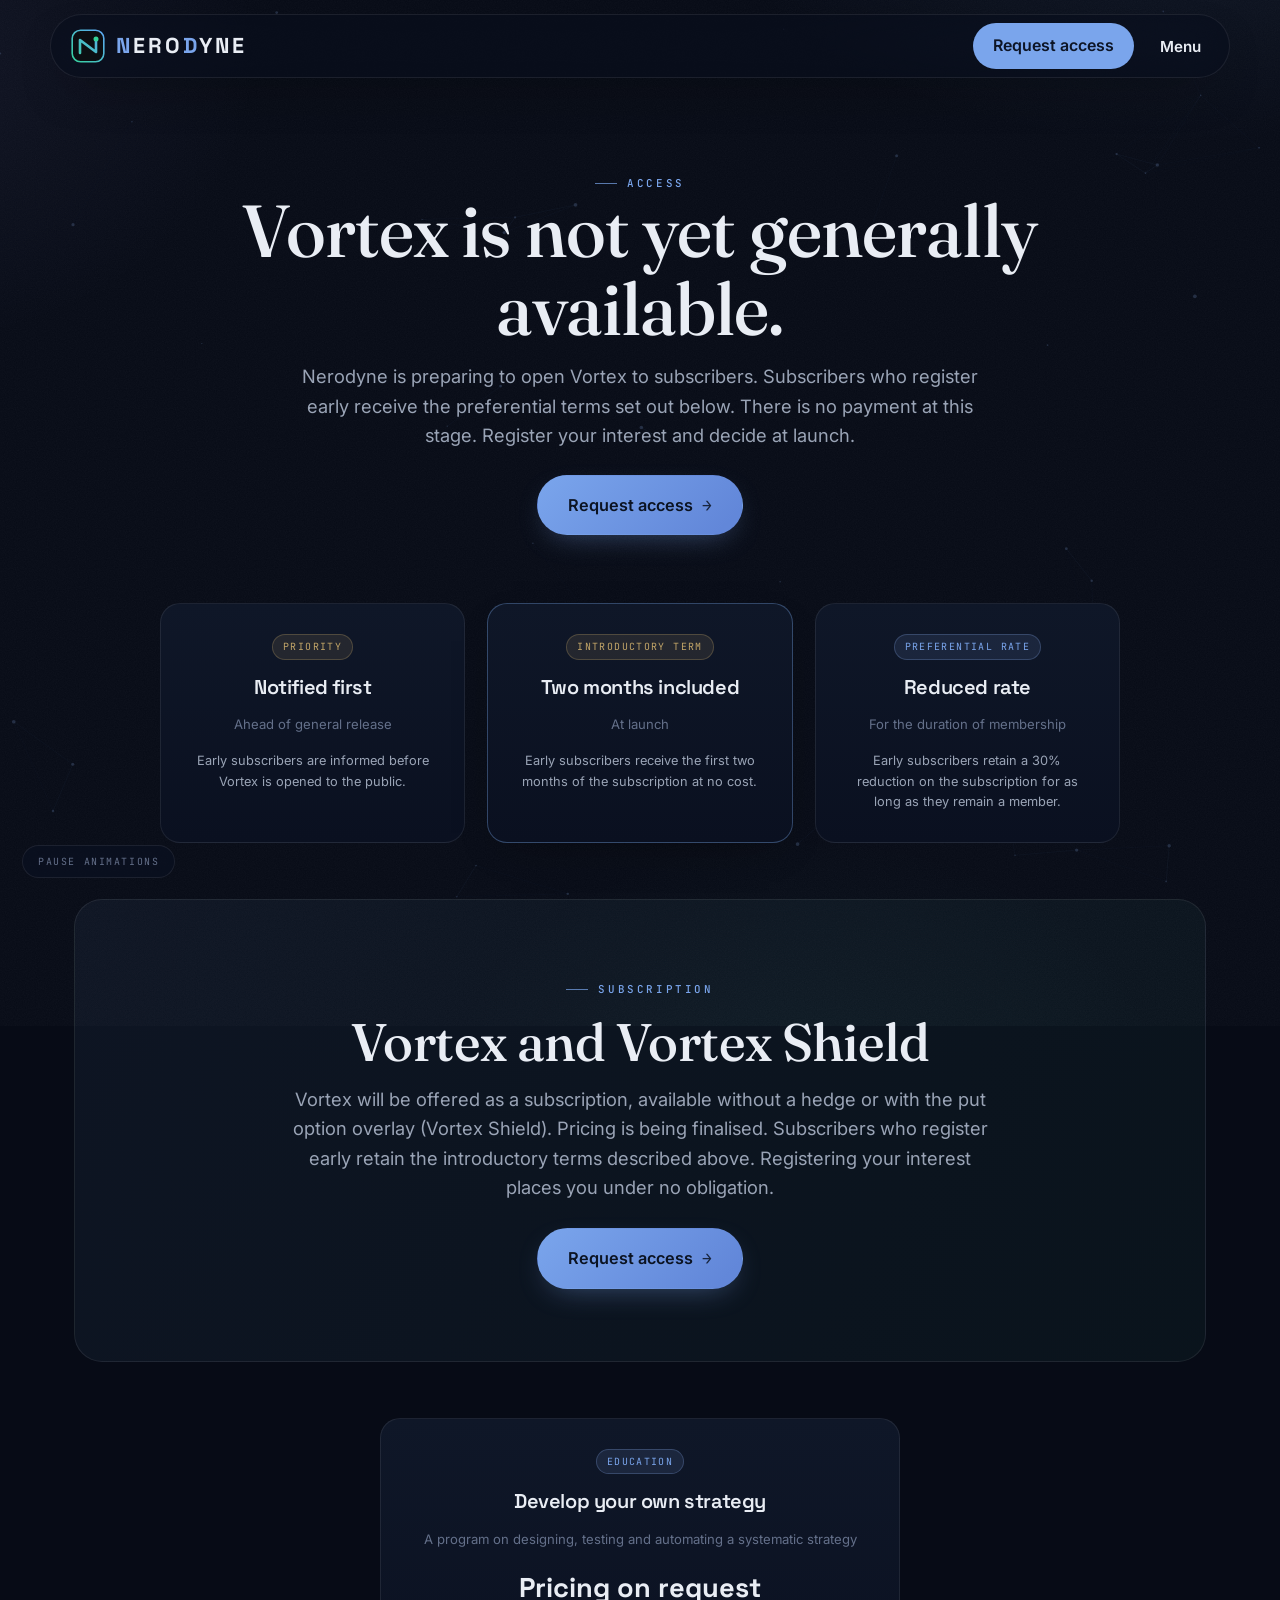
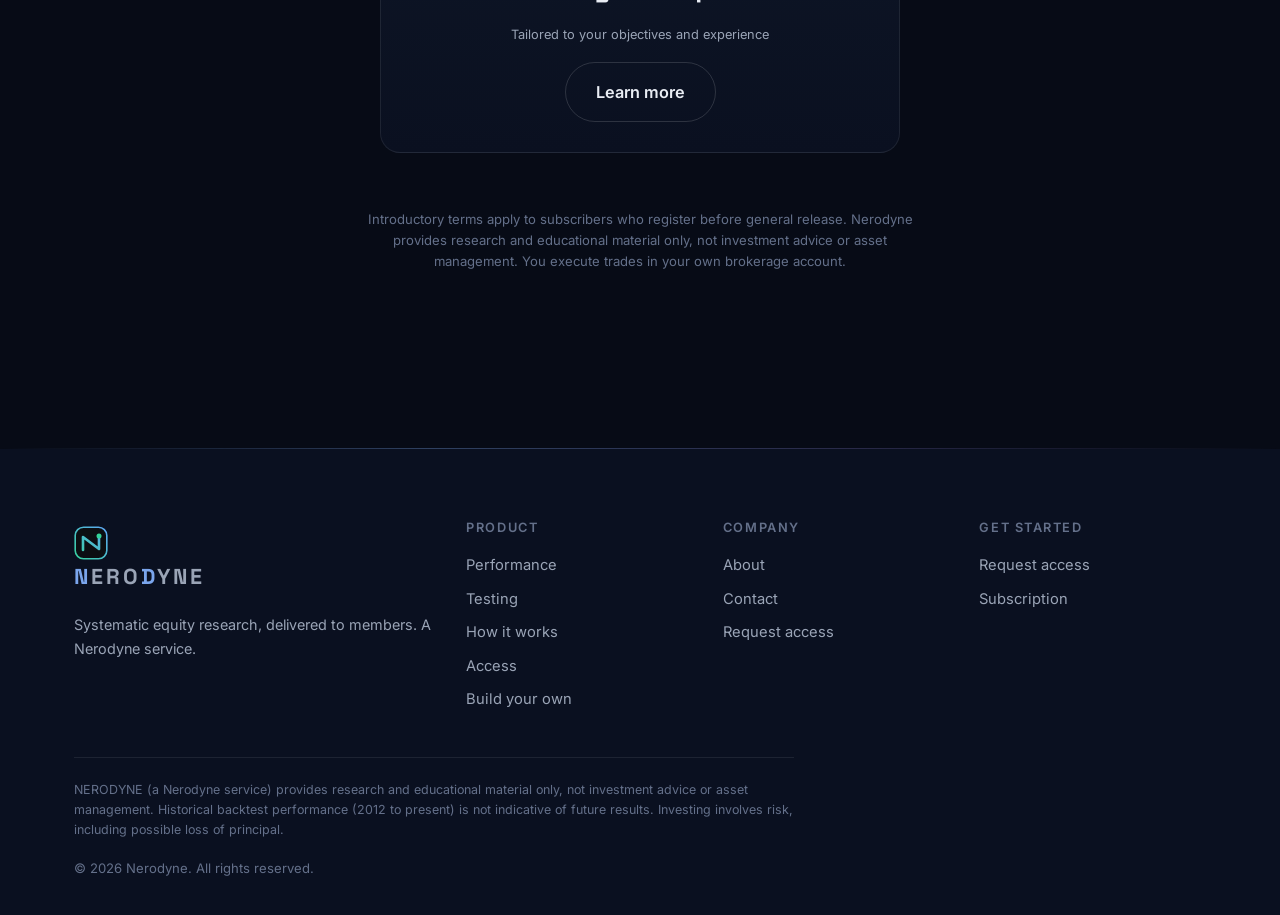
<file: pricing.html>
<!DOCTYPE html>
<html lang="en">
<head>
<meta charset="UTF-8">
<meta name="viewport" content="width=device-width, initial-scale=1.0">
<title>Early access · NERODYNE</title>
<link rel="preconnect" href="https://fonts.googleapis.com">
<link href="https://fonts.googleapis.com/css2?family=Inter:wght@400;500;600&family=Space+Grotesk:wght@500;600;700&family=JetBrains+Mono:wght@400;500;600&family=Fraunces:opsz,wght@9..144,400;9..144,500;9..144,600&display=swap" rel="stylesheet">
<link rel="stylesheet" href="css/style-v8.css">
<link rel="icon" href="assets/logo.svg">
</head>
<body>
<header class="site-header">
  <div class="container nav">
    <a class="logo" href="index.html"><img class="mark" src="assets/logo.svg" alt=""><span class="word"><b>N</b>ERO<b>D</b>YNE</span></a>
    <button class="hamburger" aria-label="Menu">☰</button>
    <nav class="nav-links">
      <a href="performance.html">Performance</a><a href="how-it-works.html">How it works</a><a href="testing.html">Testing</a>
      <a href="build-your-own.html">Build your own</a><a href="about.html">About</a>
      <a href="contact.html">Contact</a><a href="positions.html">Members</a>
      <a href="signup.html" class="nav-cta">Request access</a>
    </nav>
  </div>
</header>

<section class="page-hero container center">
  <span class="eyebrow">Access</span>
  <h1>Vortex is not yet generally available.</h1>
  <p class="lead" style="margin:0 auto 24px;">Nerodyne is preparing to open Vortex to subscribers. Subscribers who register early receive the preferential terms set out below. There is no payment at this stage. Register your interest and decide at launch.</p>
  <div style="display:flex;gap:12px;flex-wrap:wrap;justify-content:center;">
    <a href="signup.html" class="btn btn-primary btn-lg">Request access</a>
  </div>
</section>

<section class="container" style="padding-top:24px;">
  <div class="price-cards" style="grid-template-columns:repeat(3,1fr);max-width:960px;margin-inline:auto;">

    <div class="price-card panel reveal" style="text-align:center;align-items:center;">
      <span class="badge">Priority</span>
      <h3>Notified first</h3>
      <p class="note">Ahead of general release</p>
      <div class="save">Early subscribers are informed before Vortex is opened to the public.</div>
    </div>

    <div class="price-card panel featured reveal" data-d="1" style="text-align:center;align-items:center;">
      <span class="badge">Introductory term</span>
      <h3>Two months included</h3>
      <p class="note">At launch</p>
      <div class="save">Early subscribers receive the first two months of the subscription at no cost.</div>
    </div>

    <div class="price-card panel reveal" data-d="2" style="text-align:center;align-items:center;">
      <span class="badge blue">Preferential rate</span>
      <h3>Reduced rate</h3>
      <p class="note">For the duration of membership</p>
      <div class="save">Early subscribers retain a 30% reduction on the subscription for as long as they remain a member.</div>
    </div>

  </div>

  <div class="cta-band reveal mt-l">
    <span class="eyebrow">Subscription</span>
    <h2 class="mt-s">Vortex and Vortex Shield</h2>
    <p class="lead" style="margin:14px auto 26px;">Vortex will be offered as a subscription, available without a hedge or with the put option overlay (Vortex Shield). Pricing is being finalised. Subscribers who register early retain the introductory terms described above. Registering your interest places you under no obligation.</p>
    <div style="display:flex;gap:12px;flex-wrap:wrap;justify-content:center;">
      <a href="signup.html" class="btn btn-primary btn-lg">Request access</a>
    </div>
  </div>

  <div class="price-cards mt-l" style="grid-template-columns:1fr;max-width:520px;margin-inline:auto;">
    <div class="price-card panel reveal" data-d="1" style="text-align:center;align-items:center;">
      <span class="badge blue">Education</span>
      <h3>Develop your own strategy</h3>
      <p class="note">A program on designing, testing and automating a systematic strategy</p>
      <div class="amt" style="font-size:1.7rem;">Pricing on request</div>
      <div class="save">Tailored to your objectives and experience</div>
      <a href="build-your-own.html" class="btn btn-ghost btn-lg">Learn more</a>
    </div>
  </div>

  <p class="note center mt-l" style="max-width:70ch;margin-inline:auto;">Introductory terms apply to subscribers who register before general release. Nerodyne provides research and educational material only, not investment advice or asset management. You execute trades in your own brokerage account.</p>
</section>

<footer class="site-footer">
  <div class="container">
    <div class="footer-grid">
      <div><a class="logo" href="index.html"><img class="mark" src="assets/logo.svg" alt=""><span class="word"><b>N</b>ERO<b>D</b>YNE</span></a><p class="mt-s" style="font-size:.9rem;">Systematic equity research, delivered to members. A Nerodyne service.</p></div>
      <div><h4>Product</h4><a href="performance.html">Performance</a><a href="testing.html">Testing</a><a href="how-it-works.html">How it works</a><a href="pricing.html">Access</a><a href="build-your-own.html">Build your own</a></div>
      <div><h4>Company</h4><a href="about.html">About</a><a href="contact.html">Contact</a><a href="signup.html">Request access</a></div>
      <div><h4>Get started</h4><a href="signup.html">Request access</a><a href="pricing.html">Subscription</a></div>
    </div>
    <p class="disclaimer">NERODYNE (a Nerodyne service) provides research and educational material only, not investment advice or asset management. Historical backtest performance (2012 to present) is not indicative of future results. Investing involves risk, including possible loss of principal.</p>
    <p class="copyright">© <span data-year></span> Nerodyne. All rights reserved.</p>
  </div>
</footer>

<script src="js/main-v7.js"></script>
</body>
</html>
</file>
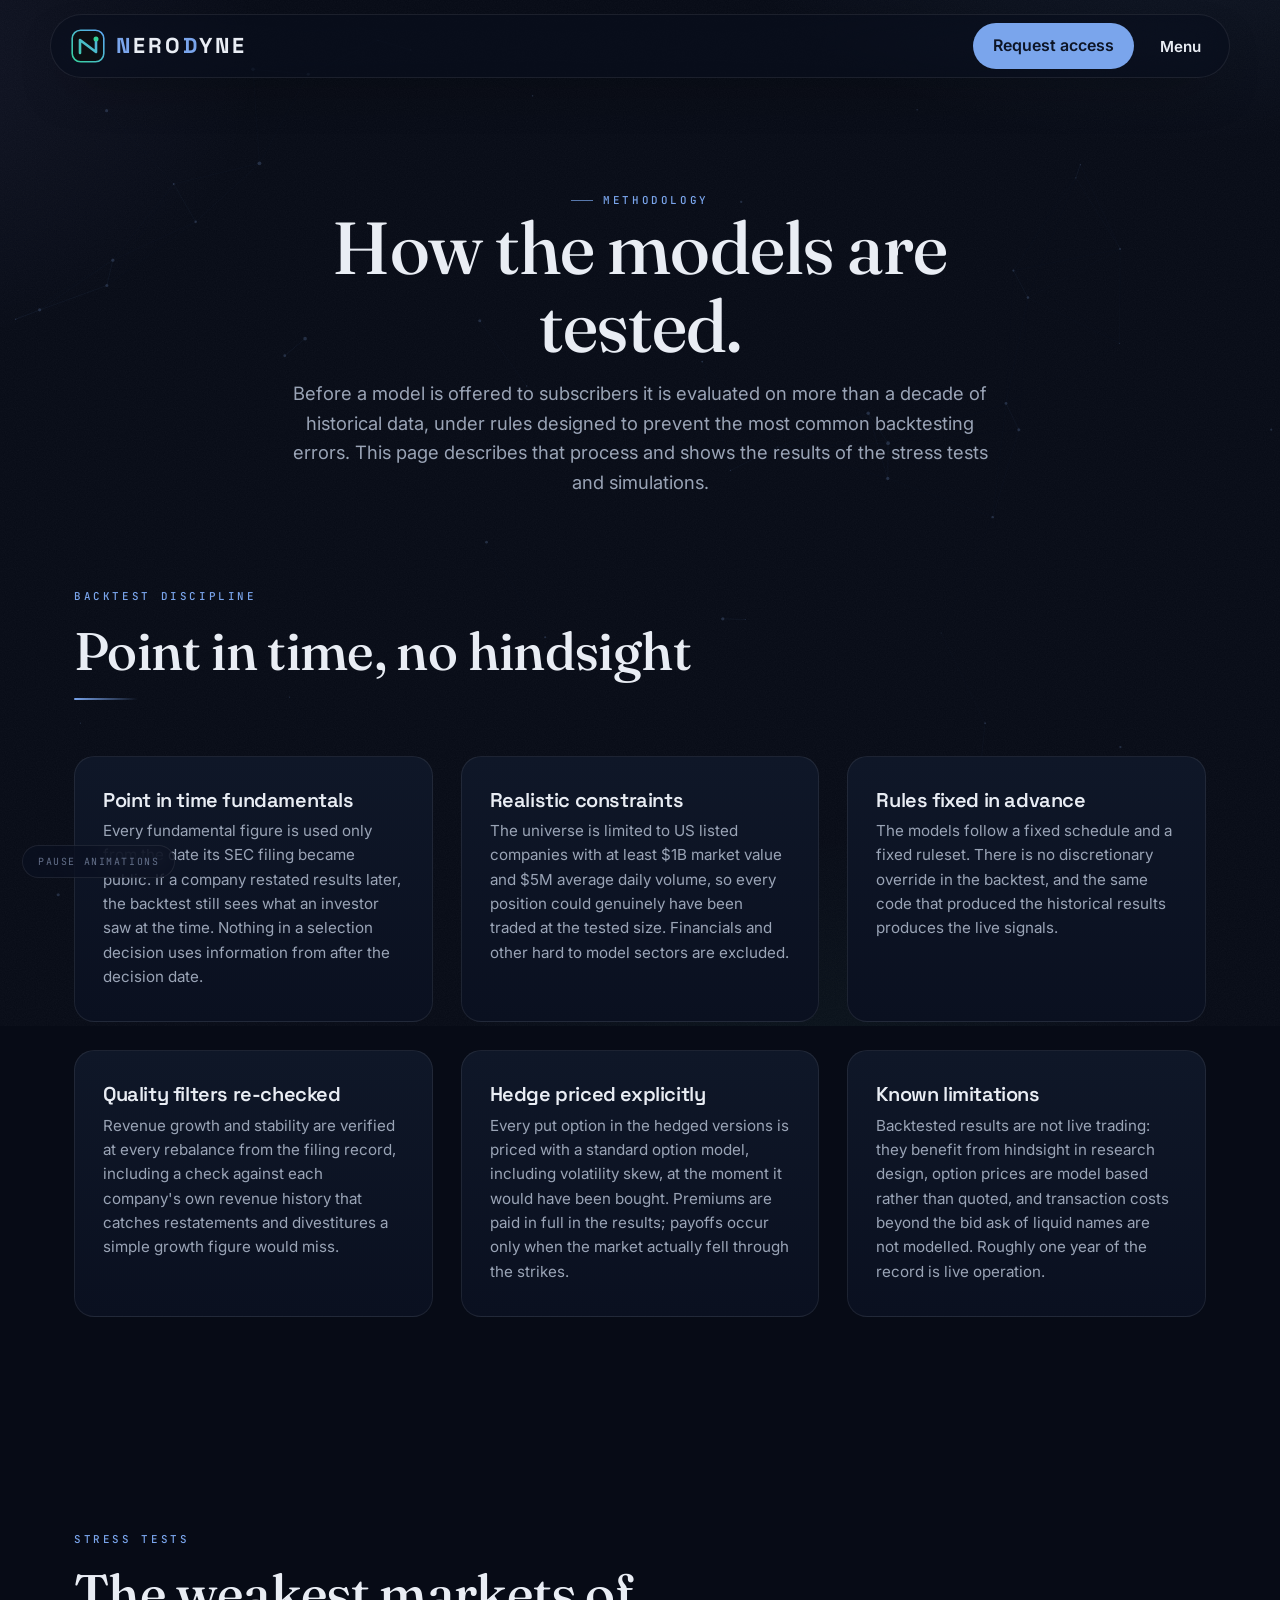
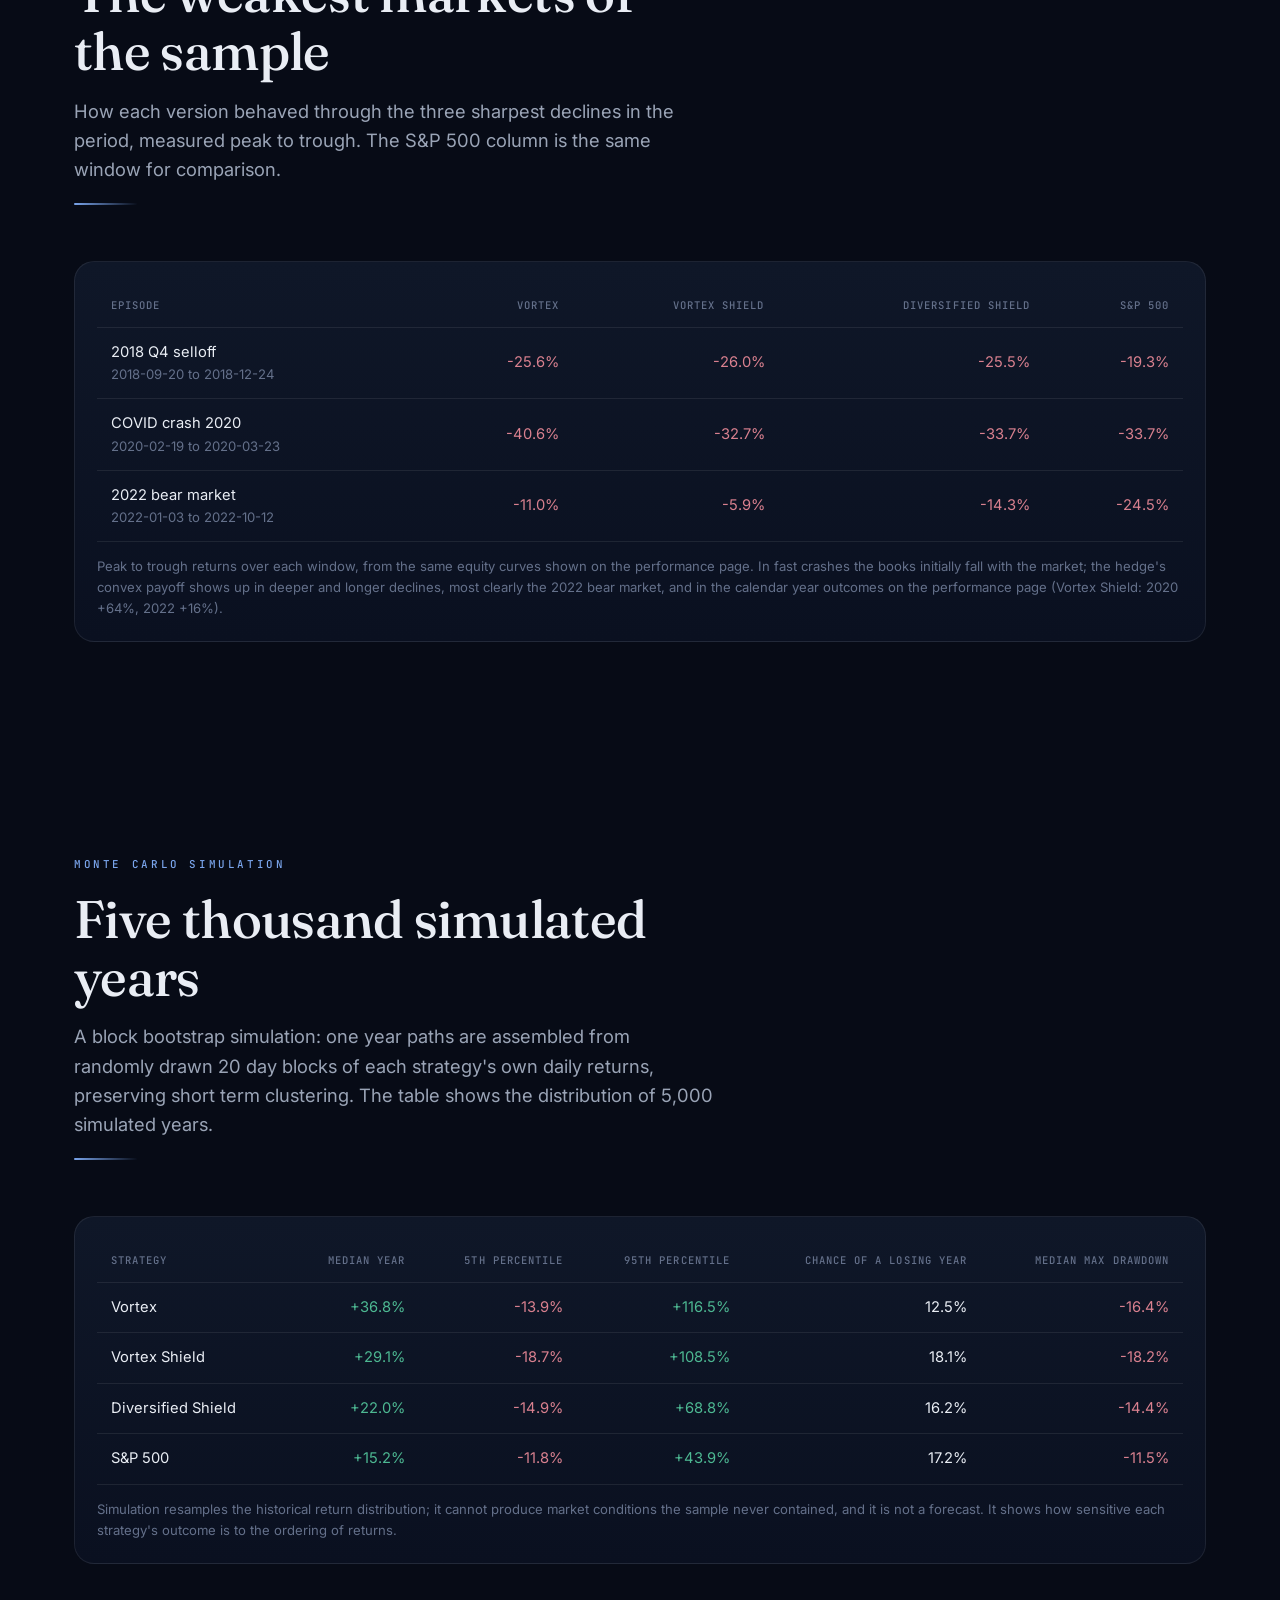
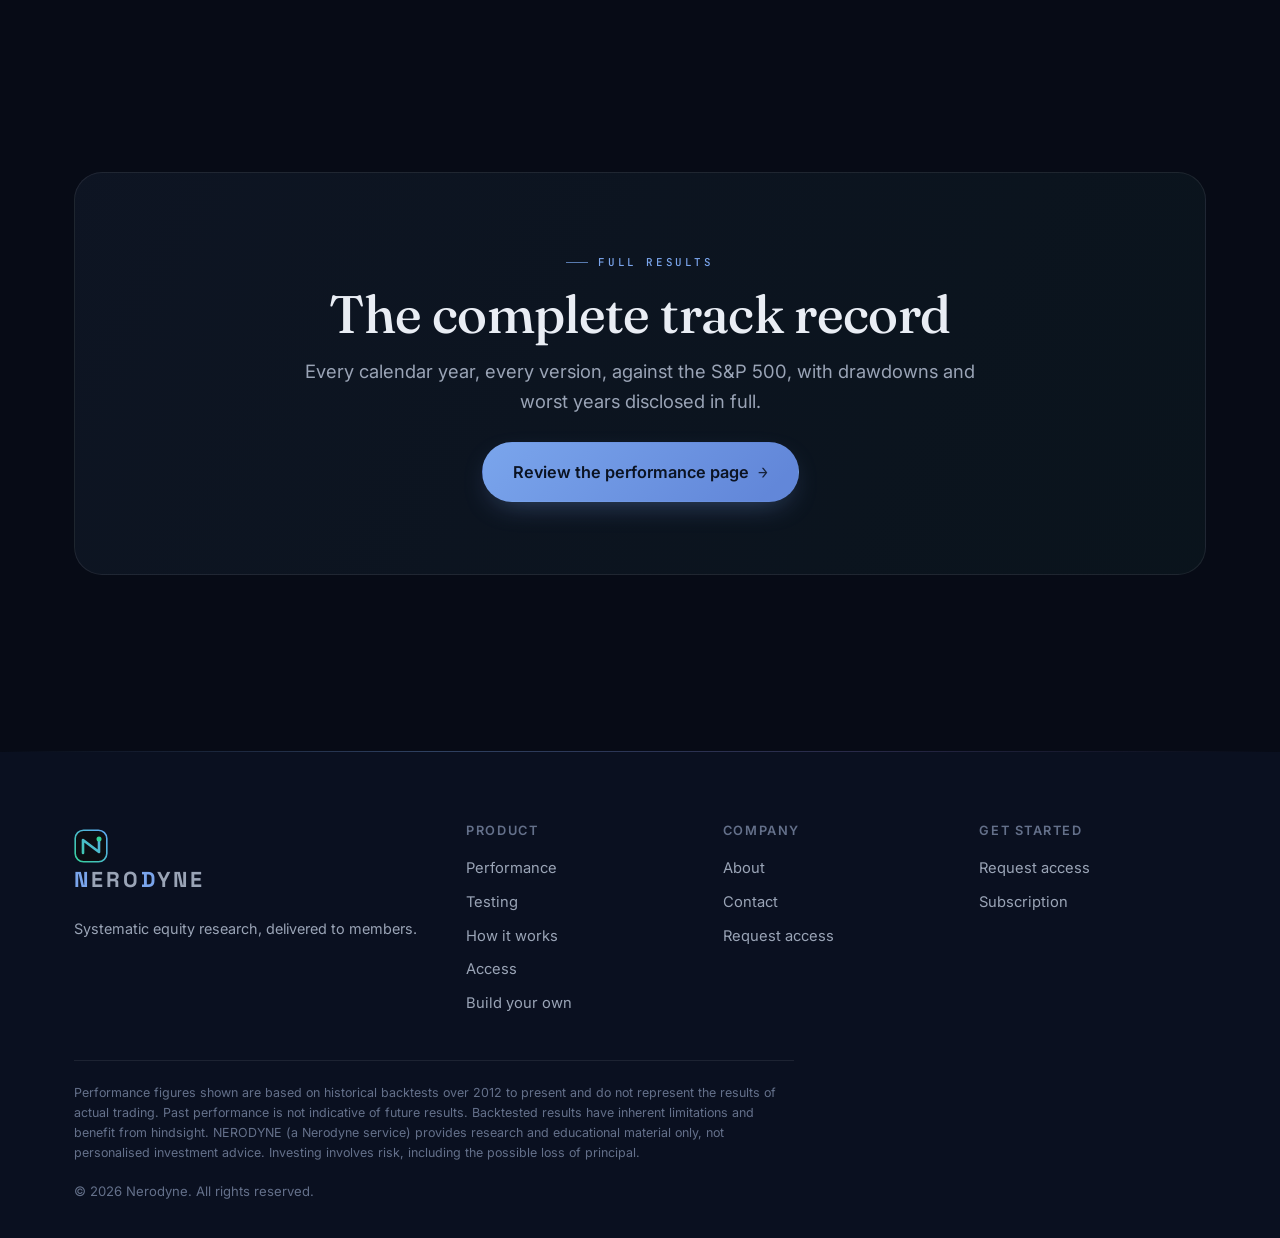
<file: testing.html>
<!DOCTYPE html>
<html lang="en">
<head>
<meta charset="UTF-8">
<meta name="viewport" content="width=device-width, initial-scale=1.0">
<title>How it is tested · NERODYNE</title>
<meta name="description" content="Full 2012-to-present track record for Vortex, pure and shielded, vs the S&P 500.">
<link rel="preconnect" href="https://fonts.googleapis.com">
<link href="https://fonts.googleapis.com/css2?family=Inter:wght@400;500;600&family=Space+Grotesk:wght@500;600;700&family=JetBrains+Mono:wght@400;500;600&family=Fraunces:opsz,wght@9..144,400;9..144,500;9..144,600&display=swap" rel="stylesheet">
<link rel="stylesheet" href="css/style-v8.css">
<link rel="icon" href="assets/logo.svg">
</head>
<body>
<header class="site-header">
  <div class="container nav">
    <a class="logo" href="index.html"><img class="mark" src="assets/logo.svg" alt=""><span class="word"><b>N</b>ERO<b>D</b>YNE</span></a>
    <button class="hamburger" aria-label="Menu">☰</button>
    <nav class="nav-links">
      <a href="performance.html">Performance</a><a href="how-it-works.html">How it works</a><a href="testing.html">Testing</a>
      <a href="build-your-own.html">Build your own</a><a href="about.html">About</a>
      <a href="contact.html">Contact</a><a href="positions.html">Members</a>
      <a href="signup.html" class="nav-cta">Request access</a>
    </nav>
  </div>
</header>

<section class="page-hero container">
  <span class="eyebrow">Methodology</span>
  <h1>How the models are tested.</h1>
  <p class="lead">Before a model is offered to subscribers it is evaluated on more than a decade of historical data, under rules designed to prevent the most common backtesting errors. This page describes that process and shows the results of the stress tests and simulations.</p>
</section>

<section class="container" style="padding-top:24px;">
  <div class="section-head"><span class="eyebrow">Backtest discipline</span><h2>Point in time, no hindsight</h2><div class="kicker-line"></div></div>
  <div class="grid-3">
    <div class="panel feature reveal" data-d="1"><h3>Point in time fundamentals</h3><p>Every fundamental figure is used only from the date its SEC filing became public. If a company restated results later, the backtest still sees what an investor saw at the time. Nothing in a selection decision uses information from after the decision date.</p></div>
    <div class="panel feature reveal" data-d="2"><h3>Realistic constraints</h3><p>The universe is limited to US listed companies with at least $1B market value and $5M average daily volume, so every position could genuinely have been traded at the tested size. Financials and other hard to model sectors are excluded.</p></div>
    <div class="panel feature reveal" data-d="3"><h3>Rules fixed in advance</h3><p>The models follow a fixed schedule and a fixed ruleset. There is no discretionary override in the backtest, and the same code that produced the historical results produces the live signals.</p></div>
    <div class="panel feature reveal" data-d="1"><h3>Quality filters re-checked</h3><p>Revenue growth and stability are verified at every rebalance from the filing record, including a check against each company's own revenue history that catches restatements and divestitures a simple growth figure would miss.</p></div>
    <div class="panel feature reveal" data-d="2"><h3>Hedge priced explicitly</h3><p>Every put option in the hedged versions is priced with a standard option model, including volatility skew, at the moment it would have been bought. Premiums are paid in full in the results; payoffs occur only when the market actually fell through the strikes.</p></div>
    <div class="panel feature reveal" data-d="3"><h3>Known limitations</h3><p>Backtested results are not live trading: they benefit from hindsight in research design, option prices are model based rather than quoted, and transaction costs beyond the bid ask of liquid names are not modelled. Roughly one year of the record is live operation.</p></div>
  </div>
</section>

<section class="container">
  <div class="section-head"><span class="eyebrow">Stress tests</span><h2>The weakest markets of the sample</h2><p class="lead">How each version behaved through the three sharpest declines in the period, measured peak to trough. The S&amp;P 500 column is the same window for comparison.</p><div class="kicker-line"></div></div>
  <div class="panel" style="overflow-x:auto;">
    <table class="tbl" id="stressTable">
      <thead><tr><th>Episode</th><th>Vortex</th><th>Vortex Shield</th><th>Diversified Shield</th><th>S&amp;P 500</th></tr></thead>
      <tbody></tbody>
    </table>
    <p class="note mt-s">Peak to trough returns over each window, from the same equity curves shown on the performance page. In fast crashes the books initially fall with the market; the hedge&#39;s convex payoff shows up in deeper and longer declines, most clearly the 2022 bear market, and in the calendar year outcomes on the performance page (Vortex Shield: 2020 +64%, 2022 +16%).</p>
  </div>
</section>

<section class="container">
  <div class="section-head"><span class="eyebrow">Monte Carlo simulation</span><h2>Five thousand simulated years</h2><p class="lead">A block bootstrap simulation: one year paths are assembled from randomly drawn 20 day blocks of each strategy's own daily returns, preserving short term clustering. The table shows the distribution of 5,000 simulated years.</p><div class="kicker-line"></div></div>
  <div class="panel" style="overflow-x:auto;">
    <table class="tbl" id="mcTable">
      <thead><tr><th>Strategy</th><th>Median year</th><th>5th percentile</th><th>95th percentile</th><th>Chance of a losing year</th><th>Median max drawdown</th></tr></thead>
      <tbody></tbody>
    </table>
    <p class="note mt-s">Simulation resamples the historical return distribution; it cannot produce market conditions the sample never contained, and it is not a forecast. It shows how sensitive each strategy's outcome is to the ordering of returns.</p>
  </div>
</section>

<section class="container">
  <div class="cta-band reveal">
    <span class="eyebrow">Full results</span>
    <h2 class="mt-s">The complete track record</h2>
    <p class="lead" style="margin:14px auto 26px;">Every calendar year, every version, against the S&amp;P 500, with drawdowns and worst years disclosed in full.</p>
    <a href="performance.html" class="btn btn-primary btn-lg">Review the performance page</a>
  </div>
</section>

<footer class="site-footer">
  <div class="container">
    <div class="footer-grid">
      <div><a class="logo" href="index.html"><img class="mark" src="assets/logo.svg" alt=""><span class="word"><b>N</b>ERO<b>D</b>YNE</span></a><p class="mt-s" style="font-size:.9rem;">Systematic equity research, delivered to members.</p></div>
      <div><h4>Product</h4><a href="performance.html">Performance</a><a href="testing.html">Testing</a><a href="how-it-works.html">How it works</a><a href="pricing.html">Access</a><a href="build-your-own.html">Build your own</a></div>
      <div><h4>Company</h4><a href="about.html">About</a><a href="contact.html">Contact</a><a href="signup.html">Request access</a></div>
      <div><h4>Get started</h4><a href="signup.html">Request access</a><a href="pricing.html">Subscription</a></div>
    </div>
    <p class="disclaimer">Performance figures shown are based on historical backtests over 2012 to present and do not represent the results of actual trading. Past performance is not indicative of future results. Backtested results have inherent limitations and benefit from hindsight. NERODYNE (a Nerodyne service) provides research and educational material only, not personalised investment advice. Investing involves risk, including the possible loss of principal.</p>
    <p class="copyright">© <span data-year></span> Nerodyne. All rights reserved.</p>
  </div>
</footer>
<script src="data/performance.js"></script>
<script src="js/charts-v7.js"></script>
<script src="js/main-v7.js"></script>
<script>NERODYNE.testing('stressTable','mcTable');</script>
</body>
</html>
</file>
<file: css/style-v8.css>
/* ===========================================================================
   NERODYNE — systematic equity research website
   Dark, restrained, professional. Muted teal/steel-blue/brass palette.
   =========================================================================== */

:root {
  --bg:        #070b16;   /* deep space navy */
  --bg-2:      #0a1020;
  --panel:     #0f1728;
  --panel-2:   #131d33;
  --border:    rgba(255,255,255,.08);
  --border-2:  rgba(255,255,255,.14);
  --text:      #e9edf4;
  --muted:     #9aa4b6;
  --faint:     #64708a;
  --accent:    #7aa5ec;   /* electric refined blue — brand / CTA / flagship line */
  --accent-2:  #4cc4a6;  /* teal — hedged line */
  --violet:    #8f86e0;   /* tertiary, gradients only */
  --up:        #4db892;   /* positive numbers only */
  --spy:       #6b7280;
  --gold:      #c2a568;   /* muted brass */
  --danger:    #d9808f;
  --glow:      0 10px 34px rgba(0,0,0,.35);
  --radius:    14px;
  --radius-sm: 10px;
  --maxw:      1180px;
  --font:      'Inter', -apple-system, BlinkMacSystemFont, 'Segoe UI', Roboto, sans-serif;
  --mono:      'JetBrains Mono', ui-monospace, 'SF Mono', Menlo, monospace;
  --display:   'Space Grotesk', var(--font);
}

* { box-sizing: border-box; margin: 0; padding: 0; }
html { scroll-behavior: smooth; overscroll-behavior: none; }
body {
  font-family: var(--font);
  background: var(--bg);
  color: var(--text);
  line-height: 1.6;
  -webkit-font-smoothing: antialiased;
  overflow-x: hidden;
  overscroll-behavior: none;
}
a { color: inherit; text-decoration: none; }
img, svg { display: block; }
/* horizontal padding only — must NOT zero out the vertical padding that `section` sets */
.container { width: 100%; max-width: var(--maxw); margin: 0 auto; padding-inline: 24px; }

/* ambient background — slow three-tone aurora mesh */
body::before {
  content: ""; position: fixed; inset: -14%; z-index: -2; pointer-events: none;
  background:
    radial-gradient(900px 620px at 82% -6%,  rgba(122,165,236,.10), transparent 55%),
    radial-gradient(720px 560px at 4%  16%,  rgba(143,134,224,.07), transparent 52%),
    radial-gradient(680px 520px at 60% 108%, rgba(76,196,166,.05),  transparent 55%),
    url("data:image/svg+xml,%3Csvg xmlns='http://www.w3.org/2000/svg' width='160' height='160'%3E%3Cfilter id='n'%3E%3CfeTurbulence type='fractalNoise' baseFrequency='.9' numOctaves='2' stitchTiles='stitch'/%3E%3CfeColorMatrix type='saturate' values='0'/%3E%3C/filter%3E%3Crect width='100%25' height='100%25' filter='url(%23n)' opacity='.045'/%3E%3C/svg%3E");
  background-repeat: no-repeat, no-repeat, no-repeat, repeat;
  animation: mesh-drift 46s ease-in-out infinite alternate;
}
@keyframes mesh-drift {
  0%   { transform: translate3d(0,0,0) scale(1); }
  100% { transform: translate3d(-1.6%,1.2%,0) scale(1.04); }
}
/* very fine grid, fading out below the fold */
body::after {
  content: ""; position: fixed; inset: 0; z-index: -1; pointer-events: none; opacity: .35;
  background-image:
    linear-gradient(rgba(255,255,255,.018) 1px, transparent 1px),
    linear-gradient(90deg, rgba(255,255,255,.018) 1px, transparent 1px);
  background-size: 72px 72px;
  -webkit-mask-image: radial-gradient(ellipse 90% 55% at 50% 0%, #000 20%, transparent 72%);
          mask-image: radial-gradient(ellipse 90% 55% at 50% 0%, #000 20%, transparent 72%);
}
@media (prefers-reduced-motion: reduce) {
  body::before, .phone, .gradient-text { animation: none !important; }
  .ticker-track { animation: none !important; }
  .reveal { opacity: 1 !important; transform: none !important; }
  .hero-fx { display: none !important; }
}

/* ---------- typography ---------- */
h1,h2,h3,h4 { font-family: var(--display); font-weight: 600; line-height: 1.12; letter-spacing: -.02em; }
h1 { font-size: clamp(2.6rem, 6.4vw, 4.9rem); line-height: 1.04; letter-spacing: -.035em; }
h2 { font-size: clamp(1.9rem, 4.2vw, 3.1rem); letter-spacing: -.03em; }
h3 { font-size: 1.25rem; }
p  { color: var(--muted); }
.eyebrow {
  font-family: var(--mono); text-transform: uppercase; letter-spacing: .24em;
  font-size: .68rem; color: var(--accent); font-weight: 500;
  display: inline-flex; align-items: center; gap: 10px;
}
.eyebrow::before { content: ""; width: 22px; height: 1px; background: var(--accent); opacity: .7; }
.section-head.center .eyebrow::after { content: ""; width: 22px; height: 1px; background: var(--accent); opacity: .7; }
.lead { font-size: 1.15rem; color: var(--muted); max-width: 60ch; }
/* display headlines stay a single colour — no gradient fills in body/heading text */
.gradient-text { color: var(--text); }

/* ---------- header / nav ---------- */
.site-header {
  position: sticky; top: 0; z-index: 100;
  backdrop-filter: blur(14px);
  background: rgba(7,8,10,.72);
  border-bottom: 1px solid var(--border);
}
.nav { display: flex; align-items: center; justify-content: space-between; height: 70px; }
.logo { display: flex; align-items: center; gap: 11px; }
.logo .mark { width: 34px; height: 34px; }
.logo .word { font-family: var(--display); font-weight: 700; font-size: 1.35rem; letter-spacing: .14em; }
.logo .word b { color: var(--accent); font-weight: 700; }
.logo small { display:block; font-size:.55rem; letter-spacing:.34em; color: var(--faint); margin-top:-3px; }

.nav-links { display: flex; align-items: center; gap: 6px; }
.nav-links a {
  padding: 9px 14px; border-radius: 9px; font-size: .92rem; color: var(--muted);
  transition: color .2s, background .2s;
}
.nav-links a:hover, .nav-links a.active { color: var(--text); background: rgba(255,255,255,.05); }
.nav-cta {
  background: var(--accent) !important; color: #0d1526 !important; font-weight: 600;
  padding: 9px 18px !important; border-radius: 10px !important;
}
.nav-cta:hover { filter: brightness(1.06); }
.nav-social { display: inline-flex; align-items: center; justify-content: center; width: 38px; height: 38px; padding: 0 !important; border-radius: 9px; }
.nav-social svg { width: 18px; height: 18px; display: block; }
.nav-social.discord { color: #5865F2 !important; }
.nav-social.telegram { color: #229ED9 !important; }
.nav-social:hover { background: rgba(255,255,255,.06) !important; }
.nav-social.discord:hover { color: #7782f7 !important; }
.nav-social.telegram:hover { color: #3eb0e6 !important; }
.hamburger { display: none; background: none; border: 0; color: var(--text); cursor: pointer; padding: 8px; }

/* ---------- buttons ---------- */
.btn {
  display: inline-flex; align-items: center; gap: 9px; cursor: pointer;
  font-family: var(--font); font-weight: 600; font-size: .95rem;
  padding: 13px 26px; border-radius: 999px; border: 1px solid transparent; transition: .2s;
}
.btn-primary {
  background: linear-gradient(135deg, var(--accent), #6287d9 90%);
  color: #0b1322;
  box-shadow: 0 10px 30px -12px rgba(122,165,236,.45);
  transition: transform .25s cubic-bezier(.16,1,.3,1), box-shadow .25s, filter .2s;
}
.btn-primary:hover { transform: translateY(-2px); filter: brightness(1.07);
  box-shadow: 0 16px 40px -12px rgba(122,165,236,.55); }
.btn-primary:active { transform: translateY(0); }
.btn-ghost { background: transparent; border-color: var(--border-2); color: var(--text); }
.btn-ghost:hover { background: rgba(255,255,255,.05); border-color: var(--accent); }
.btn-lg { padding: 16px 30px; font-size: 1.02rem; }
.btn svg { flex: none; width: 18px; height: 18px; }

/* ---------- sections ---------- */
section { padding: 104px 0; }
.section-head { max-width: 640px; margin-bottom: 56px; }
.section-head.center { margin-left: auto; margin-right: auto; text-align: center; }
.section-head h2 { margin: 14px 0 16px; }

/* ---------- hero ---------- */
.hero { padding-block: 70px 40px; }
.hero-grid { display: grid; grid-template-columns: 1.05fr 1fr; gap: 56px; align-items: center; }
.hero h1 { margin: 18px 0 20px; }
.hero .lead { margin-bottom: 30px; }
.hero-cta { display: flex; gap: 14px; flex-wrap: wrap; }
.hero-stats { display: flex; gap: 34px; margin-top: 42px; flex-wrap: wrap; }
.hero-stats .stat { border-top: 1px solid var(--border-2); padding-top: 14px; min-width: 148px; }
.hero-stats .stat .num { font-family: var(--mono); font-size: 1.75rem; font-weight: 600; color: var(--text); letter-spacing: -.02em; }
.hero-stats .stat .lbl { font-family: var(--mono); font-size: .66rem; color: var(--faint); text-transform: uppercase; letter-spacing: .14em; margin-top: 4px; }

/* chart panel */
.panel {
  background: linear-gradient(180deg, var(--panel), var(--bg-2));
  border: 1px solid var(--border); border-radius: var(--radius); padding: 22px;
}
.chart-card { position: relative; box-shadow: 0 30px 80px -40px rgba(0,0,0,.9); }
.chart-card .chart-head { display: flex; justify-content: space-between; align-items: flex-start; margin-bottom: 12px; }
.chart-card .chart-head .t { font-family: var(--display); font-weight: 600; }
.live-dot {
  display:inline-flex; align-items:center; gap:7px; font-size:.74rem; color: var(--accent);
  text-transform: uppercase; letter-spacing: .12em;
}
.live-dot::before { content:""; width:8px; height:8px; border-radius:50%; background: var(--accent);
  box-shadow: 0 0 0 0 rgba(109,151,211,.5); animation: pulse 2s infinite; }
@keyframes pulse { 0%{box-shadow:0 0 0 0 rgba(109,151,211,.45);} 70%{box-shadow:0 0 0 9px rgba(109,151,211,0);} 100%{box-shadow:0 0 0 0 rgba(109,151,211,0);} }
.chart-wrap { position: relative; height: 340px; }
.chart-meta { display:flex; justify-content: space-between; margin-top: 12px; font-family: var(--mono); font-size: .72rem; color: var(--faint); }

/* ---------- model cards / scroller ---------- */
.models-scroller {
  display: grid; grid-auto-flow: column; grid-auto-columns: minmax(340px, 1fr);
  gap: 22px; overflow-x: auto; padding: 6px 4px 24px; scroll-snap-type: x mandatory;
  scrollbar-width: thin; scrollbar-color: var(--border-2) transparent;
}
.models-scroller::-webkit-scrollbar { height: 8px; }
.models-scroller::-webkit-scrollbar-thumb { background: var(--border-2); border-radius: 8px; }
.model-card { scroll-snap-align: center; display: flex; flex-direction: column; gap: 16px; }
.model-card .mc-head { display: flex; align-items: center; justify-content: space-between; }
.model-card .mc-name { font-family: var(--display); font-size: 1.5rem; font-weight: 700; }
.model-card .mc-tag { font-family: var(--mono); font-size: .72rem; color: var(--faint); letter-spacing: .02em; }
.badge { font-family: var(--mono); font-size:.62rem; letter-spacing:.14em; text-transform:uppercase; padding:4px 10px; border-radius:999px;
  background: rgba(194,165,104,.12); color: var(--gold); border: 1px solid rgba(194,165,104,.28); }

.toggle {
  display: inline-flex; background: var(--bg); border: 1px solid var(--border); border-radius: 999px; padding: 3px;
}
.toggle button {
  border: 0; background: transparent; color: var(--muted); cursor: pointer; font-family: var(--font);
  font-family: var(--mono); font-weight: 500; font-size: .72rem; text-transform: uppercase; letter-spacing: .06em;
  padding: 6px 14px; border-radius: 999px; transition: .2s;
}
.toggle button.active { background: var(--accent); color: #0d1526; }
.toggle button.active.hedged { background: var(--accent-2); color: #0d1526; }

.mc-spark { height: 90px; position: relative; }
.stat-grid { display: grid; grid-template-columns: 1fr 1fr; gap: 1px; background: var(--border); border-radius: var(--radius-sm); overflow: hidden; }
.stat-grid .cell { background: var(--panel-2); padding: 13px 15px; }
.stat-grid .cell .v { font-family: var(--mono); font-size: 1.22rem; font-weight: 600; letter-spacing: -.02em; color: var(--text); }
.stat-grid .cell .k { font-family: var(--mono); font-size: .64rem; color: var(--faint); text-transform: uppercase; letter-spacing: .1em; }

/* ---------- feature grid ---------- */
.grid-3 { display: grid; grid-template-columns: repeat(3, 1fr); gap: 28px; }
.grid-2 { display: grid; grid-template-columns: repeat(2, 1fr); gap: 28px; }
.feature { padding: 32px 28px; }
.feature .ic { width: 44px; height: 44px; border-radius: 12px; display: grid; place-items: center; margin-bottom: 18px;
  background: rgba(109,151,211,.09); color: var(--accent); border: 1px solid rgba(109,151,211,.22);
  font-size: 1.1rem; transition: background .3s; }
.feature:hover .ic { background: rgba(109,151,211,.14); }
.feature h3 { margin-bottom: 8px; }
.feature p { font-size: .95rem; }

/* steps */
.steps { counter-reset: step; display: grid; gap: 18px; }
.step { display: grid; grid-template-columns: 54px 1fr; gap: 20px; align-items: start; padding: 22px; }
.step .n { counter-increment: step; width: 46px; height: 46px; border-radius: 50%; display: grid; place-items: center;
  font-family: var(--display); font-weight: 700; color: var(--accent); border: 1px solid var(--accent); }
.step .n::before { content: counter(step); }

/* ---------- pricing ---------- */
.price-cards { display: grid; grid-template-columns: repeat(3,1fr); gap: 22px; align-items: stretch; }
.price-card { padding: 30px; display: flex; flex-direction: column; gap: 16px; position: relative; }
.price-card.featured { border-color: var(--accent); box-shadow: var(--glow); }
.price-card .amt { font-family: var(--display); font-size: 2.6rem; font-weight: 700; }
.price-card .amt span { font-size: 1rem; color: var(--faint); font-weight: 400; }
.price-card ul { list-style: none; display: grid; gap: 10px; margin: 4px 0; }
.price-card li { font-size: .92rem; color: var(--muted); display: flex; gap: 10px; }
.price-card li::before { content: "✓"; color: var(--accent); font-weight: 700; }
.price-card li.not-included { color: var(--faint); text-decoration: line-through; text-decoration-color: rgba(251,113,133,.5); }
.price-card li.not-included::before { content: "✗"; color: var(--danger); font-weight: 700; text-decoration: none; }
.price-card .save { font-size: .8rem; color: var(--muted); }

/* ---------- tables ---------- */
.tbl { width: 100%; border-collapse: collapse; font-size: .92rem; }
.tbl th, .tbl td { text-align: right; padding: 13px 14px; border-bottom: 1px solid var(--border); }
.tbl th:first-child, .tbl td:first-child { text-align: left; }
.tbl th { font-family: var(--mono); color: var(--faint); font-weight: 500; text-transform: uppercase; font-size: .66rem; letter-spacing: .1em; }
.tbl td.up { color: var(--up); } .tbl td.down { color: var(--danger); }
.tbl tr:hover td { background: rgba(255,255,255,.02); }

/* ---------- forms ---------- */
.form { display: grid; gap: 16px; max-width: 520px; }
.form label { font-size: .85rem; color: var(--muted); display: grid; gap: 7px; }
.form input, .form select, .form textarea {
  background: var(--bg); border: 1px solid var(--border-2); color: var(--text);
  padding: 13px 15px; border-radius: 10px; font-family: var(--font); font-size: .95rem; width: 100%;
}
.form input:focus, .form select:focus, .form textarea:focus { outline: none; border-color: var(--accent); }
.radio-row { display: flex; gap: 12px; flex-wrap: wrap; }
.email-card { background: var(--bg); border: 1px solid var(--border-2); border-radius: var(--radius-sm); padding: 22px; }
.note { font-size: .82rem; color: var(--faint); }

/* ---------- misc ---------- */
.reveal { opacity: 0; transform: translateY(22px); transition: opacity .7s ease, transform .7s ease; }
.reveal.in { opacity: 1; transform: none; }
.pill { display:inline-block; font-size:.74rem; color:var(--muted); border:1px solid var(--border-2);
  padding:5px 12px; border-radius:999px; }
.divider { height:1px; background: var(--border); margin: 0 auto; max-width: var(--maxw); }
.center { text-align: center; }
.mt-s{margin-top:14px}.mt-m{margin-top:28px}.mt-l{margin-top:56px}

/* page hero (inner pages) */
.page-hero { padding-block: 64px 30px; }
.page-hero h1 { font-size: clamp(2rem,5vw,3.2rem); margin-bottom: 14px; }

/* CTA band */
.cta-band { background: linear-gradient(120deg, rgba(109,151,211,.07), rgba(76,189,160,.05));
  border: 1px solid var(--border); border-radius: 22px; padding: 72px 54px; text-align: center; }

/* ---------- footer ---------- */
.site-footer { border-top: 1px solid var(--border); padding: 72px 0 36px; margin-top: 72px; background: var(--bg-2); }
.footer-grid { display: grid; grid-template-columns: 1.6fr 1fr 1fr 1fr; gap: 30px; }
.footer-grid h4 { font-size: .8rem; text-transform: uppercase; letter-spacing: .12em; color: var(--faint); margin-bottom: 14px; font-family: var(--font); }
.footer-grid a { display: block; color: var(--muted); font-size: .92rem; padding: 5px 0; }
.footer-grid a:hover { color: var(--accent); }
.disclaimer { font-size: .78rem; color: var(--faint); border-top: 1px solid var(--border); margin-top: 40px; padding-top: 22px; max-width: 90ch; }
.copyright { color: var(--faint); font-size: .82rem; margin-top: 18px; }

/* ===========================================================================
   HIGH-END VISUAL LAYER — added in redesign
   =========================================================================== */

/* gradient hairline that sits under the sticky header — kept neutral */
.site-header { position: sticky; }
.site-header::after {
  content:""; position:absolute; left:0; right:0; bottom:-1px; height:1px;
  background: linear-gradient(90deg, transparent, rgba(255,255,255,.14), transparent);
}

/* ---------- ticker tape ---------- */
.ticker {
  border-top: 1px solid var(--border); border-bottom: 1px solid var(--border);
  background: rgba(12,14,18,.6); overflow: hidden; padding: 11px 0;
  -webkit-mask-image: linear-gradient(90deg, transparent, #000 6%, #000 94%, transparent);
          mask-image: linear-gradient(90deg, transparent, #000 6%, #000 94%, transparent);
}
.ticker-track { display: inline-flex; gap: 38px; white-space: nowrap; animation: marquee 38s linear infinite; will-change: transform; }
.ticker:hover .ticker-track { animation-play-state: paused; }
.ticker .ti { font-family: var(--display); font-size: .92rem; letter-spacing: .02em; color: var(--muted); display:inline-flex; gap:9px; align-items:center; }
.ticker .ti b { color: var(--text); font-weight: 600; }
.ticker .ti .up, .ticker .ti .down { color: var(--text); }
.ticker .ti::before { content:"›"; color: var(--faint); }
@keyframes marquee { from { transform: translateX(0); } to { transform: translateX(-50%); } }

.hero { position: relative; }

/* big animated counters */
.num.count, .stat .num { font-variant-numeric: tabular-nums; }

/* ---------- panels ---------- */
.panel { position: relative; transition: transform .3s ease, border-color .3s, box-shadow .3s; }
.panel.glow { border-color: transparent; background:
  linear-gradient(170deg, var(--panel), var(--bg-2)) padding-box,
  linear-gradient(140deg, rgba(109,151,211,.28), rgba(76,189,160,.2) 60%, rgba(255,255,255,.06)) border-box;
  border: 1px solid transparent; }
.feature:hover, .price-card:hover, .model-card:hover {
  transform: translateY(-3px);
  border-color: var(--border-2);
  box-shadow: 0 18px 48px -24px rgba(0,0,0,.7);
}

/* ---------- phone mockup (shows a real signal alert) ---------- */
.phone-wrap { display:flex; justify-content:center; perspective: 1400px; }
.phone {
  width: 300px; max-width: 86vw; border-radius: 38px; padding: 14px;
  background: linear-gradient(165deg, #1b2027, #0d1016); border: 1px solid var(--border-2);
  box-shadow: 0 40px 90px -40px rgba(0,0,0,.85), inset 0 0 0 2px rgba(255,255,255,.03);
  transform: rotateY(-7deg) rotateX(3deg); transition: transform .5s ease;
}
.phone-wrap { animation: phone-float 7s ease-in-out infinite; }
@keyframes phone-float {
  0%, 100% { transform: translateY(0); }
  50%      { transform: translateY(-12px); }
}
.phone:hover { transform: rotateY(-2deg) rotateX(1deg); }
.phone .screen { background: var(--bg); border-radius: 26px; padding: 16px 14px; min-height: 480px; overflow:hidden; }
.phone .notch { width: 42%; height: 6px; border-radius: 999px; background: #2a2f38; margin: 2px auto 16px; }
.phone .app-top { display:flex; align-items:center; gap:9px; padding-bottom:12px; border-bottom:1px solid var(--border); margin-bottom:14px; }
.phone .app-top .av { width:30px; height:30px; border-radius:9px; background: var(--accent); color:#0d1526; display:grid; place-items:center; font-family:var(--display); font-weight:700; }
.phone .app-top .nm { font-weight:600; font-size:.9rem; } .phone .app-top .st { font-size:.7rem; color:var(--accent); }
.bubble {
  background: var(--panel-2); border:1px solid var(--border); border-radius: 14px; border-top-left-radius:4px;
  padding: 13px 14px; margin-bottom: 12px; font-size: .82rem; line-height:1.5; animation: pop .5s both;
}
.bubble .bh { font-family:var(--display); font-weight:700; color: var(--accent); margin-bottom:6px; letter-spacing:.02em; }
.bubble.b2 .bh { color: var(--accent-2); }
.bubble code, .bubble .row { font-family: ui-monospace, 'SF Mono', Menlo, monospace; color: var(--text); }
.bubble .row { display:flex; justify-content:space-between; padding:2px 0; color: var(--muted); align-items:center; }
.bubble .row b { color: var(--text); }
/* ticker name hidden behind a blur — the weight/size stays readable. */
.bubble .tk { filter: blur(5px); -webkit-user-select: none; user-select: none; color: var(--text); }
.bubble .locked { display:inline-flex; align-items:center; gap:6px; }
.bubble .time { color: var(--faint); font-size:.7rem; text-align:right; margin-top:6px; }
@keyframes pop { from { opacity:0; transform: translateY(10px) scale(.98); } to { opacity:1; transform:none; } }

/* ---------- compare bars (model vs SPY) ---------- */
.bars { display:grid; gap:14px; }
.bar-row { display:grid; grid-template-columns: 92px 1fr 76px; align-items:center; gap:14px; }
.bar-row .lab { font-size:.85rem; color: var(--muted); font-weight:600; }
.bar-track { height: 12px; border-radius: 999px; background: var(--bg); border:1px solid var(--border); overflow:hidden; }
.bar-fill { height:100%; width:0; border-radius:999px; transition: width 1.3s cubic-bezier(.2,.8,.2,1);
  background: linear-gradient(90deg, var(--accent), var(--accent-2)); }
.bar-fill.spy { background: var(--spy); }
.bar-row .val { font-family: var(--display); font-weight:700; text-align:right; font-size:.95rem; }

/* ---------- section heading flourish ---------- */
.section-head .eyebrow { display:inline-block; }
.kicker-line { width:46px; height:3px; border-radius:3px; background:linear-gradient(90deg,var(--accent),var(--accent-2)); margin:18px 0 0; }
.section-head.center .kicker-line { margin-inline:auto; }

/* badges variants */
.badge.green { background: rgba(76,189,160,.12); color: var(--accent-2); border-color: rgba(76,189,160,.28); }
.badge.blue  { background: rgba(125,157,217,.12); color: var(--accent); border-color: rgba(125,157,217,.28); }

/* reveal — content approaches from depth: scale + blur zoom-in */
.reveal { opacity:0; transform:scale(.93); filter:blur(10px);
  transition: opacity .75s cubic-bezier(.16,1,.3,1), transform .75s cubic-bezier(.16,1,.3,1), filter .75s ease; }
.reveal.in { opacity:1; transform:none; filter:blur(0); }
.reveal[data-d="1"]{ transition-delay:.06s } .reveal[data-d="2"]{ transition-delay:.12s }
.reveal[data-d="3"]{ transition-delay:.18s } .reveal[data-d="4"]{ transition-delay:.24s }
.reveal[data-d="5"]{ transition-delay:.3s }

/* ---------- responsive ---------- */
@media (max-width: 920px) {
  .phone { transform: none; }
  .hero-grid, .grid-3, .grid-2, .price-cards, .footer-grid { grid-template-columns: 1fr; }
  .nav-links { position: fixed; inset: 70px 0 auto 0; flex-direction: column; align-items: stretch;
    background: var(--bg-2); border-bottom: 1px solid var(--border); padding: 14px; gap: 4px;
    transform: translateY(-130%); transition: transform .3s; }
  .nav-links.open { transform: none; }
  .nav-links a { padding: 13px; }
  .hamburger { display: block; }
  .price-cards { gap: 16px; }
  .footer-grid { gap: 10px; }
}

/* ===========================================================================
   PREMIUM POLISH LAYER
   =========================================================================== */

/* ── page load ── */
@keyframes page-in { from { opacity:0; } to { opacity:1; } }
body { animation: page-in .6s ease both; }

/* ── custom thin scrollbar ── */
::-webkit-scrollbar { width:4px; }
::-webkit-scrollbar-track { background:transparent; }
::-webkit-scrollbar-thumb { background:rgba(255,255,255,.13); border-radius:2px; }
::-webkit-scrollbar-thumb:hover { background:rgba(255,255,255,.25); }
* { scrollbar-width:thin; scrollbar-color:rgba(255,255,255,.13) transparent; }

/* ── header glass upgrade ── */
.site-header {
  backdrop-filter:blur(22px) saturate(1.9);
  -webkit-backdrop-filter:blur(22px) saturate(1.9);
  background:rgba(4,5,10,.78);
}

/* ── kicker line ── */
.kicker-line {
  width:64px; height:2px; border-radius:2px;
  background:linear-gradient(90deg, var(--accent), transparent);
}

/* ── nav active line ── */
.nav-links a.active { box-shadow:inset 0 -2px 0 var(--accent); }

/* ── badge colours ── */
.badge { background:rgba(194,165,104,.12); color:var(--gold); border-color:rgba(194,165,104,.28); }
.badge.green { background:rgba(76,189,160,.12); color:var(--accent-2); border-color:rgba(76,189,160,.28); }
.badge.blue  { background:rgba(125,157,217,.12); color:var(--accent); border-color:rgba(125,157,217,.28); }

/* ── price card featured ring ── */
.price-card.featured { border-color:rgba(109,151,211,.4); box-shadow:0 14px 40px -24px rgba(0,0,0,.6); }

/* ── model card description ── */
.model-card .mc-desc { font-size:.9rem; color:var(--muted); line-height:1.55; margin:0; }


/* ===========================================================================
   FUTURIST LAYER — pointer-lit borders, hero constellation, scroll progress
   =========================================================================== */

/* content layering (header keeps its own sticky positioning) */
section, footer { position: relative; z-index: 1; }

/* scroll progress hairline under the header */
.scroll-progress {
  position: fixed; top: 0; left: 0; height: 2px; width: 0; z-index: 200;
  background: var(--accent);
  box-shadow: 0 0 12px rgba(122,165,236,.55);
  pointer-events: none;
}

/* pointer-lit border on panels — light traces the edge, never fills the card */
.panel::after {
  content: ""; position: absolute; inset: -1px; border-radius: inherit; padding: 1px;
  background: radial-gradient(280px circle at var(--mx,-300px) var(--my,-300px),
              rgba(122,165,236,.55), rgba(143,134,224,.25) 45%, transparent 70%);
  -webkit-mask: linear-gradient(#000 0 0) content-box, linear-gradient(#000 0 0);
  -webkit-mask-composite: xor; mask-composite: exclude;
  opacity: 0; transition: opacity .35s; pointer-events: none;
}
.panel:hover::after { opacity: 1; }

/* hero constellation canvas */
.hero-fx { position: absolute; inset: 0; z-index: 0; pointer-events: none; opacity: .55; }
.hero-grid { position: relative; z-index: 1; }

/* hero chart panel: ambient bloom */
.chart-card { box-shadow: 0 30px 80px -40px rgba(0,0,0,.9), 0 0 90px -30px rgba(122,165,236,.18); }

/* stat cells: quiet lift on hover */
.stat-grid .cell { transition: background .25s; }
.stat-grid .cell:hover { background: #182541; }

/* nav links: sliding underline */
.nav-links a { position: relative; }
.nav-links a:not(.nav-cta):not(.nav-social)::after {
  content: ""; position: absolute; left: 14px; right: 14px; bottom: 6px; height: 1.5px;
  background: linear-gradient(90deg, var(--accent), var(--accent-2));
  transform: scaleX(0); transform-origin: left; transition: transform .3s cubic-bezier(.16,1,.3,1);
}
.nav-links a:not(.nav-cta):not(.nav-social):hover::after { transform: scaleX(1); }

/* selection + focus */
::selection { background: rgba(122,165,236,.35); color: var(--text); }
:focus-visible { outline: 2px solid var(--accent); outline-offset: 2px; border-radius: 4px; }

/* footer hairline */
.site-footer { border-top: 1px solid transparent; background:
  linear-gradient(var(--bg-2), var(--bg-2)) padding-box,
  linear-gradient(90deg, transparent, rgba(122,165,236,.35), rgba(143,134,224,.25), transparent) border-box; }

@media (prefers-reduced-motion: reduce) {
  .scroll-progress { display: none; }
  .panel::after { display: none; }
}


/* ===========================================================================
   MODERN PASS — terminal chart frame, bento grid, picker, arrow CTAs
   =========================================================================== */

/* primary CTAs get a nudging arrow */
.btn-primary::after { content: "→"; font-family: var(--mono); opacity: .85;
  transition: transform .25s cubic-bezier(.16,1,.3,1); }
.btn-primary:hover::after { transform: translateX(4px); }

/* terminal window bar on the hero chart */
.term-bar { display: flex; align-items: center; gap: 7px; margin: -4px 0 14px; }
.term-bar span { width: 9px; height: 9px; border-radius: 50%; background: var(--border-2); }
.term-bar span:nth-child(1) { background: rgba(217,128,143,.55); }
.term-bar span:nth-child(2) { background: rgba(194,165,104,.55); }
.term-bar span:nth-child(3) { background: rgba(77,184,146,.55); }
.term-bar em { font-family: var(--mono); font-style: normal; font-size: .68rem;
  letter-spacing: .12em; color: var(--faint); margin-left: 8px; text-transform: uppercase; }

/* hero chart range selector */
.range-row { display: flex; justify-content: flex-end; margin-top: 10px; }

/* bento layout for the feature grid */
.bento .feature:nth-child(1) { grid-column: span 2; }
.bento .feature:nth-child(6) { grid-column: 1 / -1; display: grid;
  grid-template-columns: 1fr 2fr; gap: 6px 28px; align-items: center; }
.bento .feature:nth-child(6) h3 { margin: 0; }
.bento .feature:nth-child(6) p { grid-column: 2; grid-row: 1; }
@media (max-width: 920px) {
  .bento .feature:nth-child(1), .bento .feature:nth-child(6) { grid-column: auto; display: block; }
}

/* risk-profile picker */
.picker { display: flex; gap: 10px; flex-wrap: wrap; margin-bottom: 26px; }
.picker button {
  font-family: var(--mono); font-size: .74rem; letter-spacing: .08em; text-transform: uppercase;
  color: var(--muted); background: transparent; border: 1px solid var(--border-2);
  border-radius: 999px; padding: 9px 18px; cursor: pointer; transition: .25s;
}
.picker button:hover { color: var(--text); border-color: var(--accent); }
.picker button.active { color: #0d1526; background: var(--accent); border-color: var(--accent); }

/* picked model card highlight */
.model-card { transition: transform .3s ease, border-color .3s, box-shadow .3s; }
.model-card.picked { border-color: rgba(122,165,236,.55);
  box-shadow: 0 24px 60px -28px rgba(0,0,0,.8), 0 0 0 1px rgba(122,165,236,.35), 0 0 44px -18px rgba(122,165,236,.45); }


/* investment calculator */
.calc-row { display: flex; align-items: center; gap: 18px; flex-wrap: wrap; margin: 14px 0 18px; }
.calc-row label { font-size: .9rem; color: var(--muted); }
.calc-input { display: inline-flex; align-items: center; gap: 8px;
  background: var(--bg); border: 1px solid var(--border-2); border-radius: 12px; padding: 10px 16px; }
.calc-input span { font-family: var(--mono); color: var(--faint); }
.calc-input input { background: transparent; border: 0; outline: none; color: var(--text);
  font-family: var(--mono); font-size: 1.05rem; width: 130px; }
.calc-input:focus-within { border-color: var(--accent); }
.calc-grid { grid-template-columns: repeat(4, 1fr); }
@media (max-width: 920px) { .calc-grid { grid-template-columns: 1fr 1fr; } }

/* the CTA arrow belongs on real CTAs, not on selector pills */
#modelSelect .btn-primary::after { content: none; }
#modelSelect .btn-primary { transform: none !important; }


/* ===========================================================================
   CINEMATIC LAYER — full-screen hero, scroll journey, snap, scroll cue
   =========================================================================== */

html { scroll-snap-type: y proximity; }

/* full-viewport hero with a scroll cue */
.hero { min-height: 100svh; display: flex; align-items: center; scroll-snap-align: start; padding-block: 90px 110px; }
.hero > .hero-grid { width: 100%; }
.scroll-cue {
  position: absolute; left: 50%; bottom: 26px; transform: translateX(-50%);
  display: flex; flex-direction: column; align-items: center; gap: 10px;
  font-family: var(--mono); font-size: .62rem; letter-spacing: .3em; color: var(--faint);
  text-transform: uppercase; pointer-events: none;
}
.scroll-cue::after {
  content: ""; width: 1px; height: 42px;
  background: linear-gradient(var(--accent), transparent);
  animation: cue-drop 2.2s ease-in-out infinite;
}
@keyframes cue-drop {
  0%   { transform: scaleY(0); transform-origin: top; opacity: 0; }
  35%  { transform: scaleY(1); opacity: 1; }
  100% { transform: scaleY(1) translateY(14px); opacity: 0; }
}

/* the model journey: three full-screen chapters */
.chapter {
  min-height: 100svh; display: flex; align-items: center;
  position: relative; overflow: hidden; padding: 0;
  scroll-snap-align: start;
}
.chapter[data-ch="vortex"]      { --ch: var(--accent);   --ch-rgb: 122,165,236; }
.chapter[data-ch="shield"]      { --ch: var(--accent-2); --ch-rgb: 76,196,166; }
.chapter[data-ch="diversified"] { --ch: var(--gold);     --ch-rgb: 194,165,104; }
.chapter::before {
  content: ""; position: absolute; inset: 0; pointer-events: none;
  background: radial-gradient(1100px 640px at 72% 50%, rgba(var(--ch-rgb), .09), transparent 62%);
}
.ch-num {
  position: absolute; right: 3vw; top: 50%; transform: translateY(-50%);
  font-family: var(--display); font-weight: 700; line-height: 1;
  font-size: clamp(5.5rem, 10vw, 9.5rem); color: transparent;
  -webkit-text-stroke: 1.5px rgba(var(--ch-rgb), .2);
  text-transform: uppercase; letter-spacing: .12em;
  writing-mode: vertical-rl; text-orientation: mixed;
  pointer-events: none; user-select: none; will-change: transform, opacity;
}
.ch-inner { position: relative; z-index: 1; will-change: transform, opacity; }
.ch-idx {
  font-family: var(--mono); font-size: .68rem; letter-spacing: .3em;
  text-transform: uppercase; color: var(--ch); display: inline-flex; align-items: center; gap: 12px;
}
.ch-idx::before { content: ""; width: 30px; height: 1px; background: var(--ch); }
.ch-title {
  font-size: clamp(2.8rem, 7vw, 5.4rem);
  letter-spacing: -.03em; line-height: 1.02; margin: 16px 0 14px;
}
.ch-line { font-size: 1.2rem; color: var(--muted); max-width: 52ch; }
.ch-stats { display: flex; gap: 36px; flex-wrap: wrap; margin: 34px 0 30px; }
.ch-stats .stat { border-top: 1px solid rgba(var(--ch-rgb), .35); padding-top: 12px; min-width: 128px; }
.ch-stats .num { font-family: var(--mono); font-size: 1.6rem; font-weight: 600; color: var(--text); }
.ch-stats .lbl { font-family: var(--mono); font-size: .62rem; color: var(--faint);
  text-transform: uppercase; letter-spacing: .14em; margin-top: 4px; }
.ch-spark { height: 110px; max-width: 560px; margin-bottom: 30px; position: relative; }
.ch-cta { display: flex; gap: 14px; flex-wrap: wrap; }

@media (max-width: 920px) {
  .hero { min-height: auto; padding-block: 70px 60px; }
  .scroll-cue { display: none; }
  .chapter { min-height: auto; padding: 80px 0; }
  .ch-num { font-size: 5rem; right: 2vw; opacity: .55; }
  html { scroll-snap-type: none; }
  /* pinned scene crossfade, compacted so each chapter fits a phone viewport */
  .zoom-on .scene.chapter { padding: 84px 0 0; }
  .zoom-on .ch-spark { height: 80px; margin-bottom: 20px; }
  .zoom-on .ch-stats { gap: 16px 26px; margin: 24px 0 20px; }
  .zoom-on .ch-stats .num { font-size: 1.3rem; }
  .zoom-on .ch-line { font-size: 1.05rem; }
  .scene-dots { right: 10px; gap: 10px; }
}
/* very short phone screens: drop the sparkline so a chapter never clips */
@media (max-width: 920px) and (max-height: 640px) {
  .zoom-on .ch-spark { display: none; }
  .zoom-on .ch-title { font-size: 2.2rem; }
}
@media (prefers-reduced-motion: reduce) {
  html { scroll-snap-type: none; }
  .scroll-cue::after { animation: none; }
  .phone-wrap { animation: none; }
  .ch-inner, .ch-num { transform: none !important; opacity: 1 !important; }
}


/* ===========================================================================
   SCENE CROSSFADE — scrolling through the pinned stage gently fades and
   scales between full-screen scenes (subtle, Optiver-style; works on phones).
   Progressive enhancement: without .zoom-on (no JS, reduced motion)
   the scenes are ordinary stacked sections.
   =========================================================================== */

.scene { position: relative; }

.zoom-on .zoom-track { position: relative; }
.zoom-on .zoom-stage {
  position: sticky; top: 0; height: 100svh; overflow: hidden;
}
.zoom-on .scene {
  position: absolute; inset: 0; display: flex; align-items: center;
  min-height: 0; padding: 0; will-change: transform, opacity;
}
.zoom-on .scene.chapter { min-height: 0; }

/* scene progress dots (right edge, homepage fly-through) */
.scene-dots {
  position: fixed; right: 22px; top: 50%; transform: translateY(-50%);
  display: none; flex-direction: column; gap: 12px; z-index: 90;
}
.zoom-on .scene-dots { display: flex; }
.scene-dots span {
  width: 7px; height: 7px; border-radius: 50%;
  background: rgba(255,255,255,.16); transition: background .3s, transform .3s;
}
.scene-dots span.on { background: var(--accent); transform: scale(1.35); }
.scene-dots.gone { display: none; }

/* cinematic page heroes on every inner page */
.page-hero { min-height: 52svh; display: flex; flex-direction: column; justify-content: center; }
.page-hero h1 { font-size: clamp(2.4rem, 5.6vw, 4rem); }

@media (max-width: 920px), (prefers-reduced-motion: reduce) {
  .reveal { transform: none; filter: none; }
}


/* ── fly-through refinements ─────────────────────────────────────────────── */

/* site-wide constellation backdrop (canvas injected by JS on every page) */
.bg-fx { position: fixed; inset: 0; z-index: 0; pointer-events: none; opacity: .4; }


/* ===========================================================================
   EDITORIAL LAYER — Optiver-inspired pass: serif display type, floating pill
   header + full-screen menu, intro veil, scroll-lit statement, pause toggle.
   The NERODYNE palette is unchanged — only structure and typography move.
   =========================================================================== */

:root {
  --serif: 'Fraunces', Georgia, 'Times New Roman', serif;
  --radius: 20px;
  --radius-sm: 14px;
}

/* ── editorial serif display type ── */
h1, h2, .ch-title, .page-hero h1, .statement {
  font-family: var(--serif);
  font-weight: 500;
  letter-spacing: -.012em;
}
h1 { font-size: clamp(2.8rem, 6.6vw, 5.2rem); line-height: 1.06; }
h2 { font-size: clamp(2rem, 4.4vw, 3.3rem); line-height: 1.1; }
.ch-title { font-weight: 500; }

/* ── floating pill header ── */
.site-header {
  position: fixed; top: 14px; left: 0; right: 0;
  background: transparent !important;
  border-bottom: 0;
  backdrop-filter: none !important; -webkit-backdrop-filter: none !important;
  padding-inline: 14px;
  pointer-events: none;
}
.site-header::after { content: none; }
.site-header .nav {
  pointer-events: auto;
  height: 64px; padding-inline: 20px 10px;
  background: rgba(9,14,28,.74);
  border: 1px solid var(--border);
  border-radius: 999px;
  backdrop-filter: blur(22px) saturate(1.7);
  -webkit-backdrop-filter: blur(22px) saturate(1.7);
  box-shadow: 0 20px 50px -24px rgba(0,0,0,.65);
}
.nav-right { display: flex; align-items: center; gap: 8px; }
.menu-btn {
  display: inline-flex; align-items: center; gap: 9px;
  background: transparent; border: 0; color: var(--text);
  font-family: var(--font); font-weight: 600; font-size: .95rem;
  padding: 10px 18px; border-radius: 999px; cursor: pointer;
  transition: background .2s;
}
.menu-btn:hover { background: rgba(255,255,255,.07); }
.nav-cta { border-radius: 999px !important; padding: 10px 20px !important; }

/* clear the floating header */
.zoom-on .scene { padding-top: 96px; }

/* ── full-screen overlay menu ── */
.mega {
  position: fixed; inset: 0; z-index: 99;
  background: rgba(5,8,16,.88);
  backdrop-filter: blur(28px) saturate(1.5);
  -webkit-backdrop-filter: blur(28px) saturate(1.5);
  opacity: 0; visibility: hidden;
  transition: opacity .5s ease, visibility 0s .5s;
  overflow-y: auto;
}
html.menu-open .mega { opacity: 1; visibility: visible; transition: opacity .5s ease; }
html.menu-open { overflow: hidden; }
.mega-inner { max-width: var(--maxw); margin: 0 auto; padding: 130px 26px 60px; }
.mega-links { margin-top: 22px; display: block; }
.mega-links a {
  display: flex; justify-content: space-between; align-items: center; gap: 20px;
  padding: 24px 6px;
  border-bottom: 1px solid var(--border);
  font-family: var(--display); font-weight: 600;
  font-size: clamp(1.5rem, 3.4vw, 2.3rem); letter-spacing: -.01em;
  color: var(--text);
  opacity: 0; transform: translateY(22px);
  transition: opacity .5s ease, transform .55s cubic-bezier(.16,1,.3,1), color .2s;
}
.mega-links a:first-child { border-top: 1px solid var(--border); }
html.menu-open .mega-links a { opacity: 1; transform: none; }
.mega-links a em {
  font-style: normal; font-family: var(--mono); font-size: 1.4rem; color: var(--faint);
  transition: transform .3s cubic-bezier(.16,1,.3,1), color .3s;
}
.mega-links a:hover, .mega-links a.active { color: var(--accent); }
.mega-links a:hover em { transform: translateX(8px); color: var(--accent); }
.mega-foot {
  display: flex; gap: 12px; align-items: center; margin-top: 38px;
  opacity: 0; transition: opacity .5s ease .35s;
}
html.menu-open .mega-foot { opacity: 1; }
.mega-foot .nav-social {
  width: 46px; height: 46px; border: 1px solid var(--border-2); border-radius: 999px;
  display: inline-flex; align-items: center; justify-content: center;
}
.mega-foot .btn { margin-left: auto; }

/* ── intro veil (homepage, skippable) ── */
html.intro-lock { overflow: hidden; }
.intro-veil {
  position: fixed; inset: 0; z-index: 999; background: var(--bg);
  display: flex; flex-direction: column; align-items: center; justify-content: center; gap: 20px;
  transition: opacity .8s ease;
}
.intro-veil::before {
  content: ""; position: absolute; inset: 0; pointer-events: none;
  background: radial-gradient(720px 480px at 50% 46%, rgba(122,165,236,.09), transparent 65%);
}
.iv-mark { width: 72px; height: 72px; opacity: 0; transform: scale(.55); animation: iv-pop 1s cubic-bezier(.16,1,.3,1) .2s forwards; }
@keyframes iv-pop { to { opacity: 1; transform: scale(1); } }
.iv-word {
  font-family: var(--display); font-weight: 700;
  font-size: clamp(2.1rem, 6vw, 3.4rem); letter-spacing: .16em; text-indent: .16em;
}
.iv-word span { display: inline-block; opacity: 0; transform: translateY(16px); animation: iv-rise .55s cubic-bezier(.16,1,.3,1) forwards; }
.iv-word span.b { color: var(--accent); }
@keyframes iv-rise { to { opacity: 1; transform: none; } }
.iv-line { width: 0; height: 1px; background: linear-gradient(90deg, transparent, var(--accent), transparent); animation: iv-line .9s ease 1.25s forwards; }
@keyframes iv-line { to { width: 220px; } }
.iv-tag {
  font-family: var(--mono); font-size: .68rem; letter-spacing: .34em; text-transform: uppercase;
  color: var(--muted); opacity: 0; animation: iv-fade .7s ease 1.55s forwards;
}
@keyframes iv-fade { to { opacity: 1; } }
.iv-skip {
  position: absolute; right: 30px; bottom: 28px;
  background: transparent; border: 1px solid var(--border-2); color: var(--muted);
  font-family: var(--mono); font-size: .68rem; letter-spacing: .18em; text-transform: uppercase;
  padding: 10px 18px; border-radius: 999px; cursor: pointer;
  opacity: 0; animation: iv-fade .5s ease .9s forwards;
  transition: color .2s, border-color .2s;
}
.iv-skip:hover { color: var(--text); border-color: var(--accent); }
.intro-veil.out { opacity: 0; pointer-events: none; }

/* ── scroll-lit statement ── */
.statement-sec { padding: 150px 0 130px; }
.statement {
  font-size: clamp(2rem, 5vw, 3.9rem); line-height: 1.16;
  text-align: center; color: var(--text);
  max-width: 26ch; margin-inline: auto;
}
.statement .sw { opacity: .15; transition: opacity .45s ease; }
.statement .sw.lit { opacity: 1; }

/* ── inner-page heroes: centered editorial statements ── */
.page-hero {
  min-height: 62svh; padding: 175px 24px 44px;
  display: flex; flex-direction: column; align-items: center; justify-content: center;
  text-align: center;
}
.page-hero h1 { font-size: clamp(2.6rem, 6vw, 4.6rem); max-width: 18ch; margin-inline: auto; }
.page-hero .lead { margin-inline: auto; }

/* ── pause-animations toggle ── */
.anim-toggle {
  position: fixed; left: 22px; bottom: 22px; z-index: 95;
  font-family: var(--mono); font-size: .62rem; letter-spacing: .16em; text-transform: uppercase;
  color: var(--faint); background: rgba(10,16,32,.72);
  border: 1px solid var(--border); border-radius: 999px; padding: 9px 15px;
  cursor: pointer; backdrop-filter: blur(10px); -webkit-backdrop-filter: blur(10px);
  transition: color .2s, border-color .2s;
}
.anim-toggle:hover { color: var(--text); border-color: var(--border-2); }
html.anim-off *, html.anim-off *::before, html.anim-off *::after { animation-play-state: paused !important; }
html.anim-off .bg-fx, html.anim-off .hero-fx { display: none; }

/* ── softer, larger card geometry ── */
.cta-band { border-radius: 28px; }

/* ── members area: per-user watermark + code input ── */
.wm-wrap { position: relative; overflow: hidden; border-radius: var(--radius-sm); }
.wm-overlay {
  position: absolute; inset: -60px; z-index: 5;
  display: flex; flex-wrap: wrap; gap: 52px 58px; align-items: center; justify-content: center;
  transform: rotate(-22deg); pointer-events: none; user-select: none;
}
.wm-overlay span {
  font-family: var(--mono); font-size: .78rem; letter-spacing: .08em;
  color: rgba(255,255,255,.055); white-space: nowrap;
}
.license-line { font-family: var(--mono); font-size: .68rem; color: var(--faint); margin-top: 14px; }
.code-input { letter-spacing: .45em; font-family: var(--mono); font-size: 1.25rem; text-align: center; }

/* ── responsive + reduced motion ── */
@media (max-width: 920px) {
  .site-header { top: 10px; padding-inline: 10px; }
  .site-header .nav { height: 56px; padding-inline: 16px 6px; }
  .nav-right .nav-cta { display: none !important; }
  .page-hero { padding-top: 125px; min-height: 48svh; }
  .hero { padding-top: 115px; }
  .mega-inner { padding-top: 110px; }
  .mega-links a { padding: 19px 4px; }
  .anim-toggle { display: none; }
  .statement-sec { padding: 90px 0 80px; }
}
@media (prefers-reduced-motion: reduce) {
  .statement .sw { opacity: 1 !important; transition: none; }
  .intro-veil { display: none; }
}
</file>
